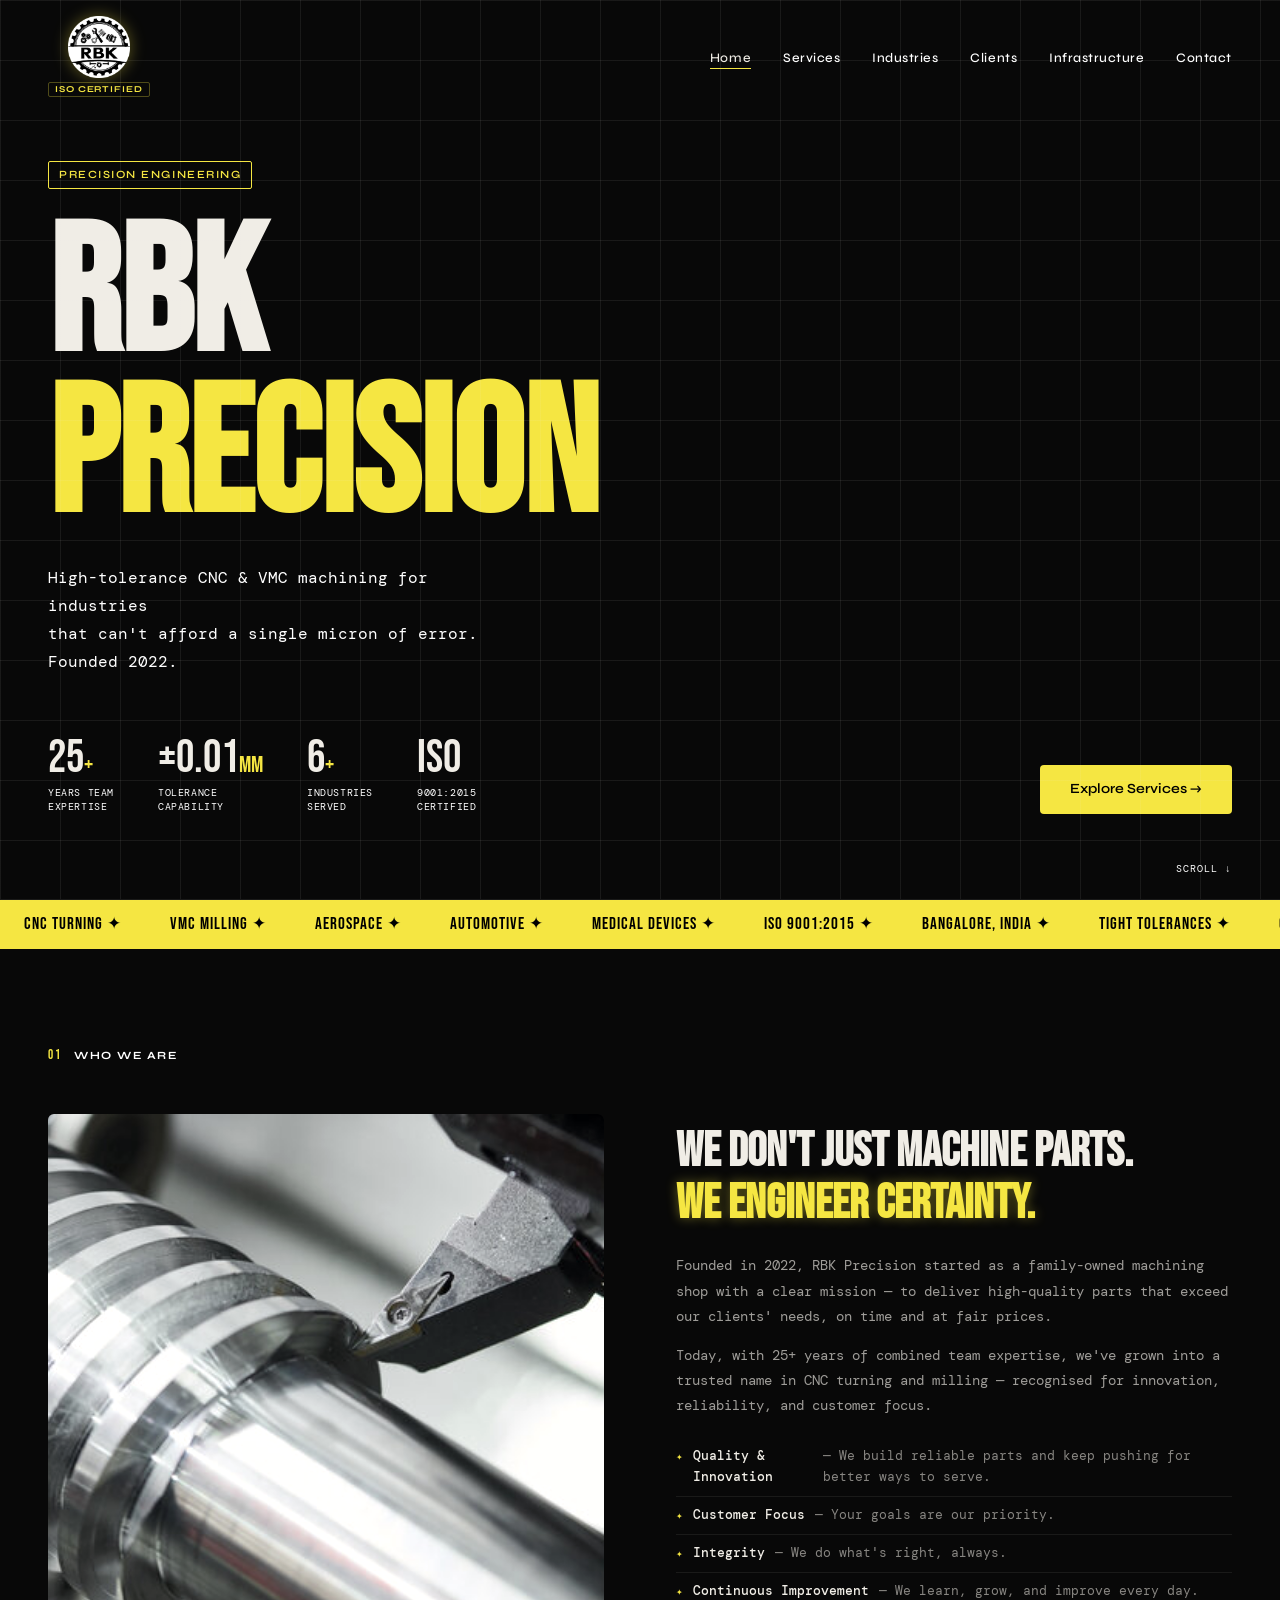
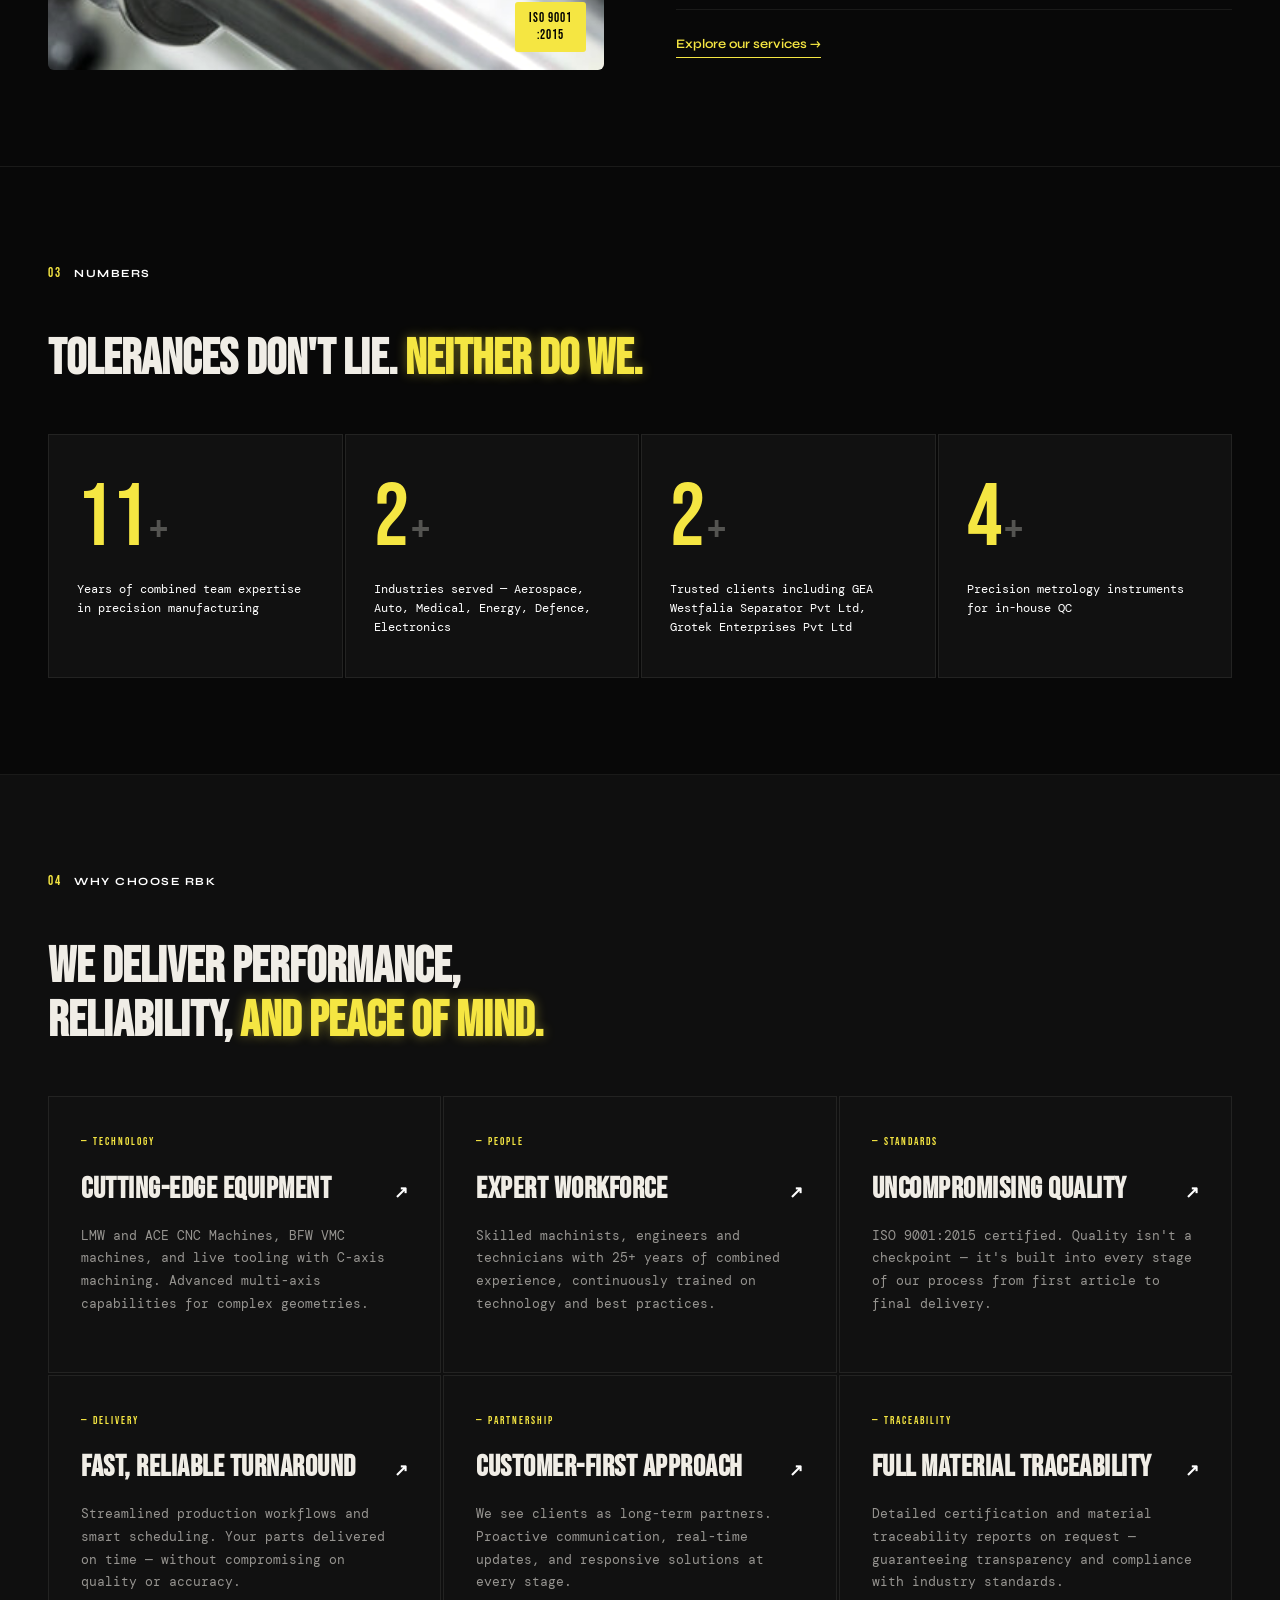
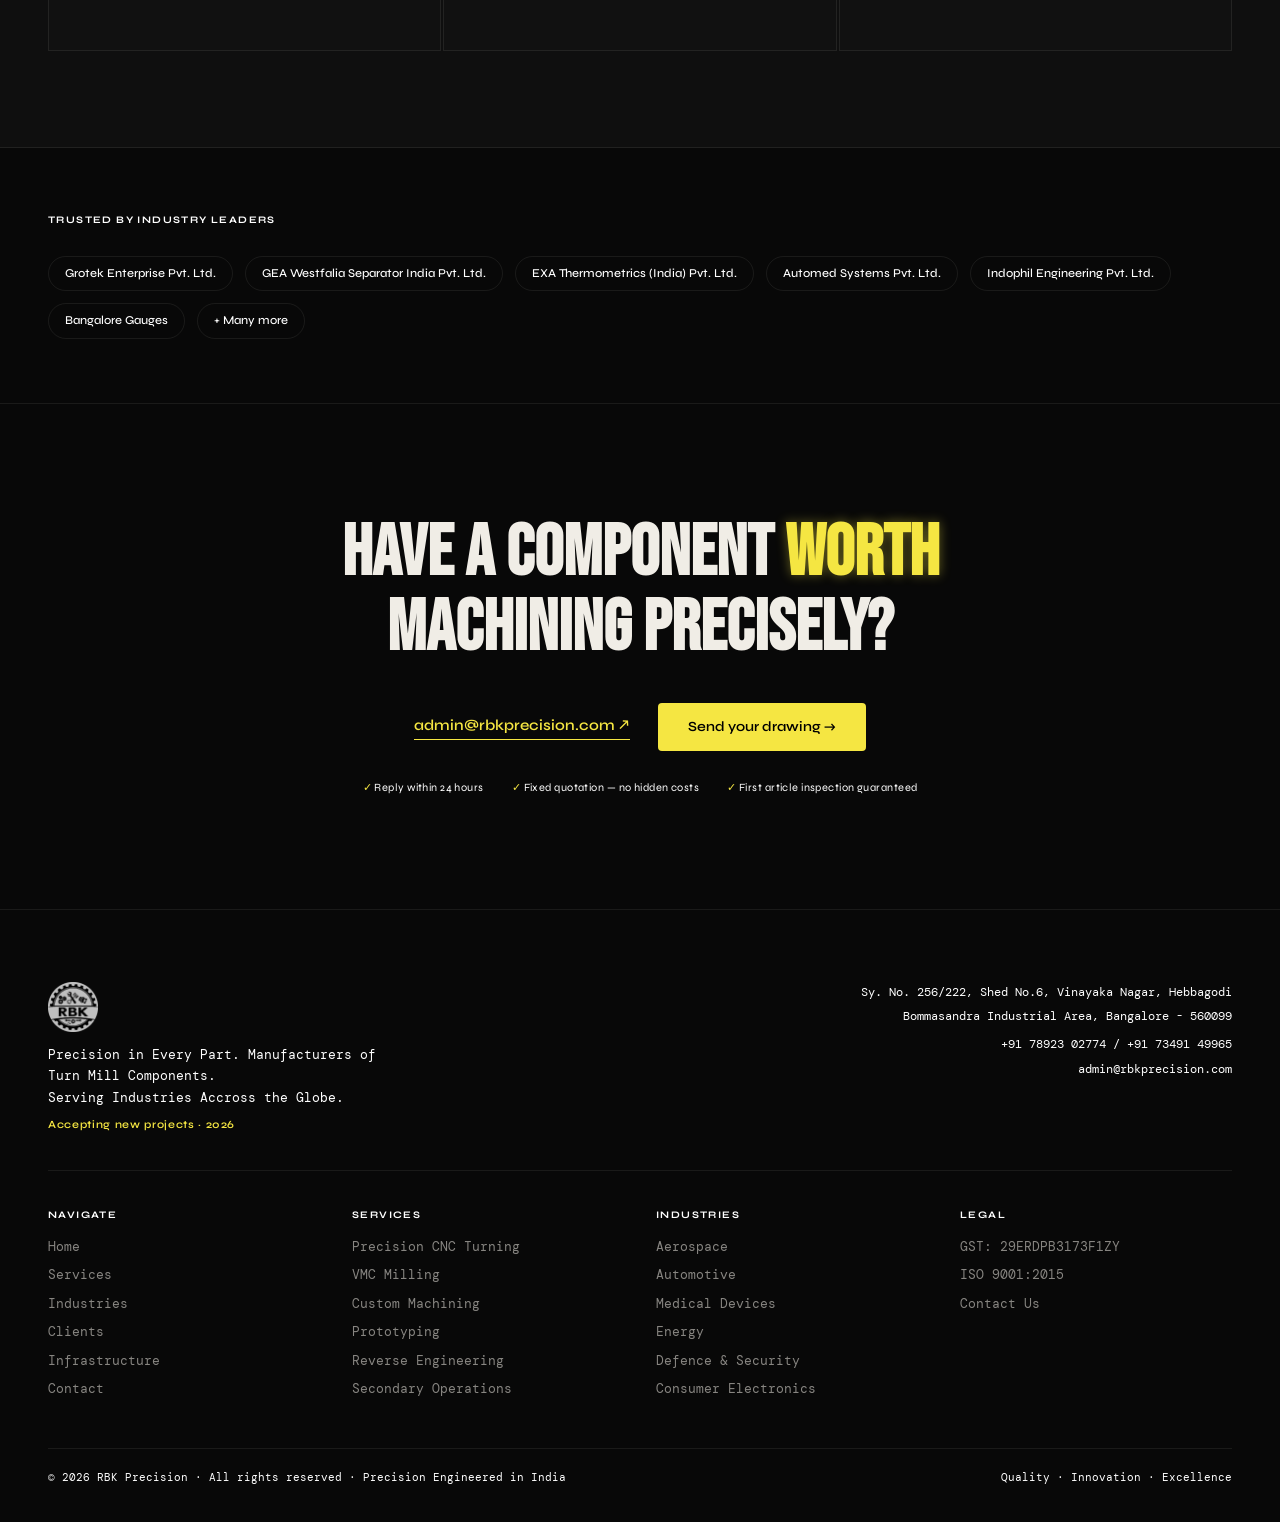
<file: index.html>
<!DOCTYPE html>
<html lang="en">
<head>
    <meta charset="UTF-8">
    <meta name="viewport" content="width=device-width, initial-scale=1.0">
    <title>RBK Precision — CNC & VMC Machining, Bangalore</title>
    <meta name="description" content="RBK Precision — Precision CNC & VMC machining services. 25+ years expertise. ISO 9001:2015. Aerospace, Automotive, Medical. Bangalore, India.">
    <meta name="google-site-verification" content="ilpRmoiD8OegxkpT0vfdmGjKqt36D0Gp_eCvkLmtUzE" />
    <link rel="preconnect" href="https://fonts.googleapis.com">
    <link rel="preconnect" href="https://fonts.gstatic.com" crossorigin>
    <link href="https://fonts.googleapis.com/css2?family=Bebas+Neue&family=DM+Mono:wght@300;400;500&family=Syne:wght@400;500;600;700;800&display=swap" rel="stylesheet">
    <link rel="stylesheet" href="global.css">
    <link rel="icon" type="image/png" href="Assets/Images/Favicon.png">
    <style>
        /* ── HERO ───────────────────────────────── */
        .hero {
            min-height: 100vh;
            display: flex;
            flex-direction: column;
            justify-content: center;
            padding: 140px 48px 64px;
            position: relative;
            border-bottom: 1px solid var(--border);
        }
        .hero::before {
            content: '';
            position: absolute; inset: 0;
            background-image:
                linear-gradient(var(--border) 1px, transparent 1px),
                linear-gradient(90deg, var(--border) 1px, transparent 1px);
            background-size: 60px 60px;
            pointer-events: none;
        }
        .hero-meta {
            display: flex; gap: 20px; align-items: center; margin-bottom: 28px;
        }
        .hero-tag {
            font-family: var(--font-ui);
            font-size: 11px; font-weight: 600;
            letter-spacing: 0.14em; text-transform: uppercase;
            color: var(--yellow); border: 1px solid var(--yellow);
            padding: 4px 10px; border-radius: 2px;
        }
        .hero-location { font-size: 11px; color: var(--muted); letter-spacing: 0.06em; }
        .hero h1 {
            font-family: var(--font-disp);
            font-size: clamp(72px, 14vw, 180px);
            line-height: 0.9;
            letter-spacing: -1px;
            display: flex; flex-direction: column;
            margin-bottom: 24px;
        }
        .hero h1 .line1 { color: var(--off-white); }
        .hero h1 .line2 { color: var(--yellow); }
        .hero h1 sup { font-size: 0.22em; color: rgba(240,237,230,0.35); vertical-align: super; }
        .hero-sub {
            font-size: clamp(13px, 1.8vw, 16px);
            color: var(--muted); max-width: 460px; line-height: 1.75;
        }
        .hero-bottom {
            display: flex; align-items: flex-end;
            justify-content: space-between;
            margin-top: 60px; gap: 28px; flex-wrap: wrap;
        }
        .hero-stats { display: flex; gap: 44px; flex-wrap: wrap; }
        .stat { display: flex; flex-direction: column; gap: 4px; }
        .stat-num {
            font-family: var(--font-disp);
            font-size: clamp(30px, 4vw, 46px);
            line-height: 1; color: var(--off-white);
        }
        .stat-num em { font-style: normal; font-size: 0.5em; color: var(--yellow); }
        .stat-label {
            font-size: 10px; color: var(--muted);
            letter-spacing: 0.06em; text-transform: uppercase; line-height: 1.4;
        }
        .hero-cta {
            font-family: var(--font-ui); font-size: 14px; font-weight: 600;
            color: #000; background: var(--yellow);
            padding: 13px 30px; border-radius: var(--radius);
            transition: background var(--t), transform var(--t);
        }
        .hero-cta:hover { background: var(--off-white); transform: translateY(-2px); }
        .scroll-hint {
            position: absolute; bottom: 22px; right: 48px;
            font-size: 10px; color: var(--muted);
            letter-spacing: 0.1em; text-transform: uppercase;
        }

        /* ── ABOUT ──────────────────────────────── */
        .about-grid {
            display: grid; grid-template-columns: 1fr 1fr;
            gap: 72px; align-items: center;
        }
        .img-frame {
            position: relative; border-radius: 6px;
            overflow: hidden; aspect-ratio: 1;
            background: var(--bg-card);
        }
        .img-frame img {
            width: 100%; height: 100%; object-fit: cover;
            filter: grayscale(15%) contrast(1.05);
            transition: transform 0.6s ease;
        }
        .img-frame:hover img { transform: scale(1.04); }
        .img-badge {
            position: absolute; bottom: 18px; right: 18px;
            background: var(--yellow); color: #000;
            font-family: var(--font-disp); font-size: 13px;
            letter-spacing: 1px; text-align: center;
            padding: 8px 14px; border-radius: 3px; line-height: 1.3;
        }
        .about-text h2 {
            font-family: var(--font-disp);
            font-size: clamp(28px, 4vw, 48px);
            line-height: 1.08; margin-bottom: 24px;
        }
        .about-text p {
            font-size: 14px; color: rgba(240,237,230,0.65);
            line-height: 1.8; margin-bottom: 14px;
        }
        .values-list { margin: 20px 0; list-style: none; }
        .values-list li {
            font-size: 13px; color: rgba(240,237,230,0.55);
            padding: 8px 0; border-bottom: 1px solid var(--border);
            display: flex; align-items: baseline; gap: 10px;
        }
        .values-list li::before {
            content: '✦'; color: var(--yellow); font-size: 8px; flex-shrink: 0;
        }
        .values-list li strong { color: var(--off-white); font-weight: 500; }

        /* ── WHY CHOOSE US ──────────────────────── */
        .why-grid { display: grid; grid-template-columns: repeat(3,1fr); gap: 2px; }

        /* ── CLIENTS STRIP ──────────────────────── */
        .clients-strip {
            padding: 64px 48px;
            border-bottom: 1px solid var(--border);
        }
        .clients-strip .label {
            font-family: var(--font-ui); font-size: 10px; font-weight: 700;
            letter-spacing: 0.14em; text-transform: uppercase;
            color: var(--muted); margin-bottom: 28px; display: block;
        }
        .client-names {
            display: flex; flex-wrap: wrap; gap: 12px;
        }
        .client-pill {
            font-family: var(--font-ui); font-size: 12px; font-weight: 500;
            color: var(--muted);
            border: 1px solid var(--border);
            padding: 7px 16px; border-radius: 100px;
            transition: color var(--t), border-color var(--t);
        }
        .client-pill:hover { color: var(--off-white); border-color: rgba(240,237,230,0.3); }

        /* ── NUMBERS ────────────────────────────── */
        .numbers-grid { display: grid; grid-template-columns: repeat(4,1fr); gap: 2px; }
        .num-item {
            padding: 40px 28px;
            border: 1px solid var(--border);
            background: var(--bg-card);
        }
        .big-num {
            font-family: var(--font-disp);
            font-size: clamp(52px, 7vw, 88px);
            line-height: 1; color: var(--yellow); display: inline-block;
        }
        .big-unit {
            font-family: var(--font-disp);
            font-size: clamp(28px, 4vw, 48px);
            color: var(--off-white); opacity: 0.3; margin-left: 2px;
        }
        .num-item p { font-size: 12px; color: var(--muted); line-height: 1.6; margin-top: 10px; }

        @media (max-width: 1024px) {
            .numbers-grid { grid-template-columns: repeat(2,1fr); }
            .why-grid { grid-template-columns: repeat(2,1fr); }
            .about-grid { grid-template-columns: 1fr; gap: 36px; }
        }
        @media (max-width: 768px) {
            .hero { padding: 110px 24px 52px; }
            .hero-bottom { flex-direction: column; align-items: flex-start; }
            .scroll-hint { right: 24px; }
            .numbers-grid { grid-template-columns: repeat(2,1fr); }
            .why-grid { grid-template-columns: 1fr; }
            .clients-strip { padding: 48px 24px; }
        }
        @media (max-width: 480px) {
            .hero { padding: 96px 20px 44px; }
            .numbers-grid { grid-template-columns: 1fr; }
        }
    </style>
</head>
<body>

<!-- nav injected by nav.js -->

<!-- ═══ HERO ═══════════════════════════════════════════ -->
<section class="hero">
    <div class="hero-meta">
        <span class="hero-tag">Precision Engineering</span>
    </div>
    <h1>
        <span class="line1">RBK</span>
        <span class="line2">Precision</span>
    </h1>
    <p class="hero-sub">
        High-tolerance CNC &amp; VMC machining for industries<br>
        that can't afford a single micron of error. Founded 2022.
    </p>
    <div class="hero-bottom">
        <div class="hero-stats">
            <div class="stat">
                <span class="stat-num">25<em>+</em></span>
                <span class="stat-label">Years Team<br>Expertise</span>
            </div>
            <div class="stat">
                <span class="stat-num">±0.01<em>mm</em></span>
                <span class="stat-label">Tolerance<br>Capability</span>
            </div>
            <div class="stat">
                <span class="stat-num">6<em>+</em></span>
                <span class="stat-label">Industries<br>Served</span>
            </div>
            <div class="stat">
                <span class="stat-num">ISO</span>
                <span class="stat-label">9001:2015<br>Certified</span>
            </div>
        </div>
        <a href="services.html" class="hero-cta">Explore Services →</a>
    </div>
    <div class="scroll-hint">Scroll ↓</div>
</section>

<!-- ═══ TICKER ══════════════════════════════════════════ -->
<div class="ticker-wrap">
    <div class="ticker-track">
        <span>CNC Turning ✦</span><span>VMC Milling ✦</span>
        <span>Aerospace ✦</span><span>Automotive ✦</span>
        <span>Medical Devices ✦</span><span>ISO 9001:2015 ✦</span>
        <span>Bangalore, India ✦</span><span>Tight Tolerances ✦</span>
        <span>Custom Machining ✦</span><span>Reverse Engineering ✦</span>
        <span>CNC Turning ✦</span><span>VMC Milling ✦</span>
        <span>Aerospace ✦</span><span>Automotive ✦</span>
        <span>Medical Devices ✦</span><span>ISO 9001:2015 ✦</span>
        <span>Bangalore, India ✦</span><span>Tight Tolerances ✦</span>
        <span>Custom Machining ✦</span><span>Reverse Engineering ✦</span>
    </div>
</div>

<!-- ═══ ABOUT ════════════════════════════════════════════ -->
<section class="section">
    <div class="section-label"><span class="sec-num">01</span><span class="sec-title">Who We Are</span></div>
    <div class="about-grid">
        <div class="img-frame">
            <img src="Assets/Images/Home_Intro_Image.png" alt="RBK Precision CNC Machining">
            <div class="img-badge">ISO 9001<br>:2015</div>
        </div>
        <div class="about-text">
            <h2>We don't just machine parts.<br><span class="highlit-text">We engineer certainty.</span></h2>
            <p>Founded in 2022, RBK Precision started as a family-owned machining shop with a clear mission — to deliver high-quality parts that exceed our clients' needs, on time and at fair prices.</p>
            <p>Today, with 25+ years of combined team expertise, we've grown into a trusted name in CNC turning and milling — recognised for innovation, reliability, and customer focus.</p>
            <ul class="values-list">
                <li><strong>Quality &amp; Innovation</strong> — We build reliable parts and keep pushing for better ways to serve.</li>
                <li><strong>Customer Focus</strong> — Your goals are our priority.</li>
                <li><strong>Integrity</strong> — We do what's right, always.</li>
                <li><strong>Continuous Improvement</strong> — We learn, grow, and improve every day.</li>
            </ul>
            <a href="services.html" class="text-link">Explore our services →</a>
        </div>
    </div>
</section>

<!-- ═══ NUMBERS ══════════════════════════════════════════ -->
<section class="section">
    <div class="section-label"><span class="sec-num">03</span><span class="sec-title">Numbers</span></div>
    <h2 class="section-h2">Tolerances don't lie. <span class="highlit-text">Neither do we.</span></h2>
    <div class="numbers-grid">
        <div class="num-item">
            <span class="big-num" data-target="25">0</span><span class="big-unit">+</span>
            <p>Years of combined team expertise in precision manufacturing</p>
        </div>
        <div class="num-item">
            <span class="big-num" data-target="6">0</span><span class="big-unit">+</span>
            <p>Industries served — Aerospace, Auto, Medical, Energy, Defence, Electronics</p>
        </div>
        <div class="num-item">
            <span class="big-num" data-target="5">0</span><span class="big-unit">+</span>
            <p>Trusted clients including GEA Westfalia Separator Pvt Ltd, Grotek Enterprises Pvt Ltd</p>
        </div>
        <div class="num-item">
            <span class="big-num" data-target="10">0</span><span class="big-unit">+</span>
            <p>Precision metrology instruments for in-house QC</p>
        </div>
    </div>
</section>

<!-- ═══ WHY CHOOSE US ════════════════════════════════════ -->
<section class="section alt">
    <div class="section-label"><span class="sec-num">04</span><span class="sec-title">Why Choose RBK</span></div>
    <h2 class="section-h2">We deliver performance,<br>reliability, <span class="highlit-text">and peace of mind.</span></h2>
    <div class="why-grid">
        <div class="card">
            <span class="card-num">— Technology</span>
            <h3>Cutting-Edge Equipment <span class="arr">↗</span></h3>
            <p>LMW and ACE CNC Machines, BFW VMC machines, and live tooling with C-axis machining. Advanced multi-axis capabilities for complex geometries.</p>
        </div>
        <div class="card">
            <span class="card-num">— People</span>
            <h3>Expert Workforce <span class="arr">↗</span></h3>
            <p>Skilled machinists, engineers and technicians with 25+ years of combined experience, continuously trained on technology and best practices.</p>
        </div>
        <div class="card">
            <span class="card-num">— Standards</span>
            <h3>Uncompromising Quality <span class="arr">↗</span></h3>
            <p>ISO 9001:2015 certified. Quality isn't a checkpoint — it's built into every stage of our process from first article to final delivery.</p>
        </div>
        <div class="card">
            <span class="card-num">— Delivery</span>
            <h3>Fast, Reliable Turnaround <span class="arr">↗</span></h3>
            <p>Streamlined production workflows and smart scheduling. Your parts delivered on time — without compromising on quality or accuracy.</p>
        </div>
        <div class="card">
            <span class="card-num">— Partnership</span>
            <h3>Customer-First Approach <span class="arr">↗</span></h3>
            <p>We see clients as long-term partners. Proactive communication, real-time updates, and responsive solutions at every stage.</p>
        </div>
        <div class="card">
            <span class="card-num">— Traceability</span>
            <h3>Full Material Traceability <span class="arr">↗</span></h3>
            <p>Detailed certification and material traceability reports on request — guaranteeing transparency and compliance with industry standards.</p>
        </div>
    </div>
</section>

<!-- ═══ CLIENTS STRIP ════════════════════════════════════ -->
<div class="clients-strip">
    <span class="label">Trusted by industry leaders</span>
    <div class="client-names">
        <span class="client-pill">Grotek Enterprise Pvt. Ltd.</span>
        <span class="client-pill">GEA Westfalia Separator India Pvt. Ltd.</span>
        <span class="client-pill">EXA Thermometrics (India) Pvt. Ltd.</span>
        <span class="client-pill">Automed Systems Pvt. Ltd.</span>
        <span class="client-pill">Indophil Engineering Pvt. Ltd.</span>
        <span class="client-pill">Bangalore Gauges</span>
        <span class="client-pill">+ Many more</span>
    </div>
</div>

<!-- ═══ CTA ══════════════════════════════════════════════ -->
<section class="cta-section">
    <div class="cta-inner">
        <h2>Have a component <span class="highlit-text">Worth</span><br>machining precisely?</h2>
        <div class="cta-links">
            <a href="mailto:admin@rbkprecision.com" class="cta-email">admin@rbkprecision.com ↗</a>
            <a href="contact.html" class="cta-btn">Send your drawing →</a>
        </div>
        <div class="cta-assurances">
            <span>Reply within 24 hours</span>
            <span>Fixed quotation — no hidden costs</span>
            <span>First article inspection guaranteed</span>
        </div>
    </div>
</section>

<!-- footer injected by nav.js -->

<script src="nav.js"></script>
<script>
    // Counter animation
    const counters = document.querySelectorAll('.big-num');
    const observer = new IntersectionObserver(entries => {
        entries.forEach(entry => {
            if (!entry.isIntersecting) return;
            const el = entry.target;
            const target = +el.dataset.target;
            const step = target / (1800 / 16);
            let current = 0;
            const timer = setInterval(() => {
                current += step;
                if (current >= target) { el.textContent = target; clearInterval(timer); }
                else { el.textContent = Math.floor(current); }
            }, 16);
            observer.unobserve(el);
        });
    }, { threshold: 0.5 });
    counters.forEach(c => observer.observe(c));
</script>
</body>
</html>
</file>
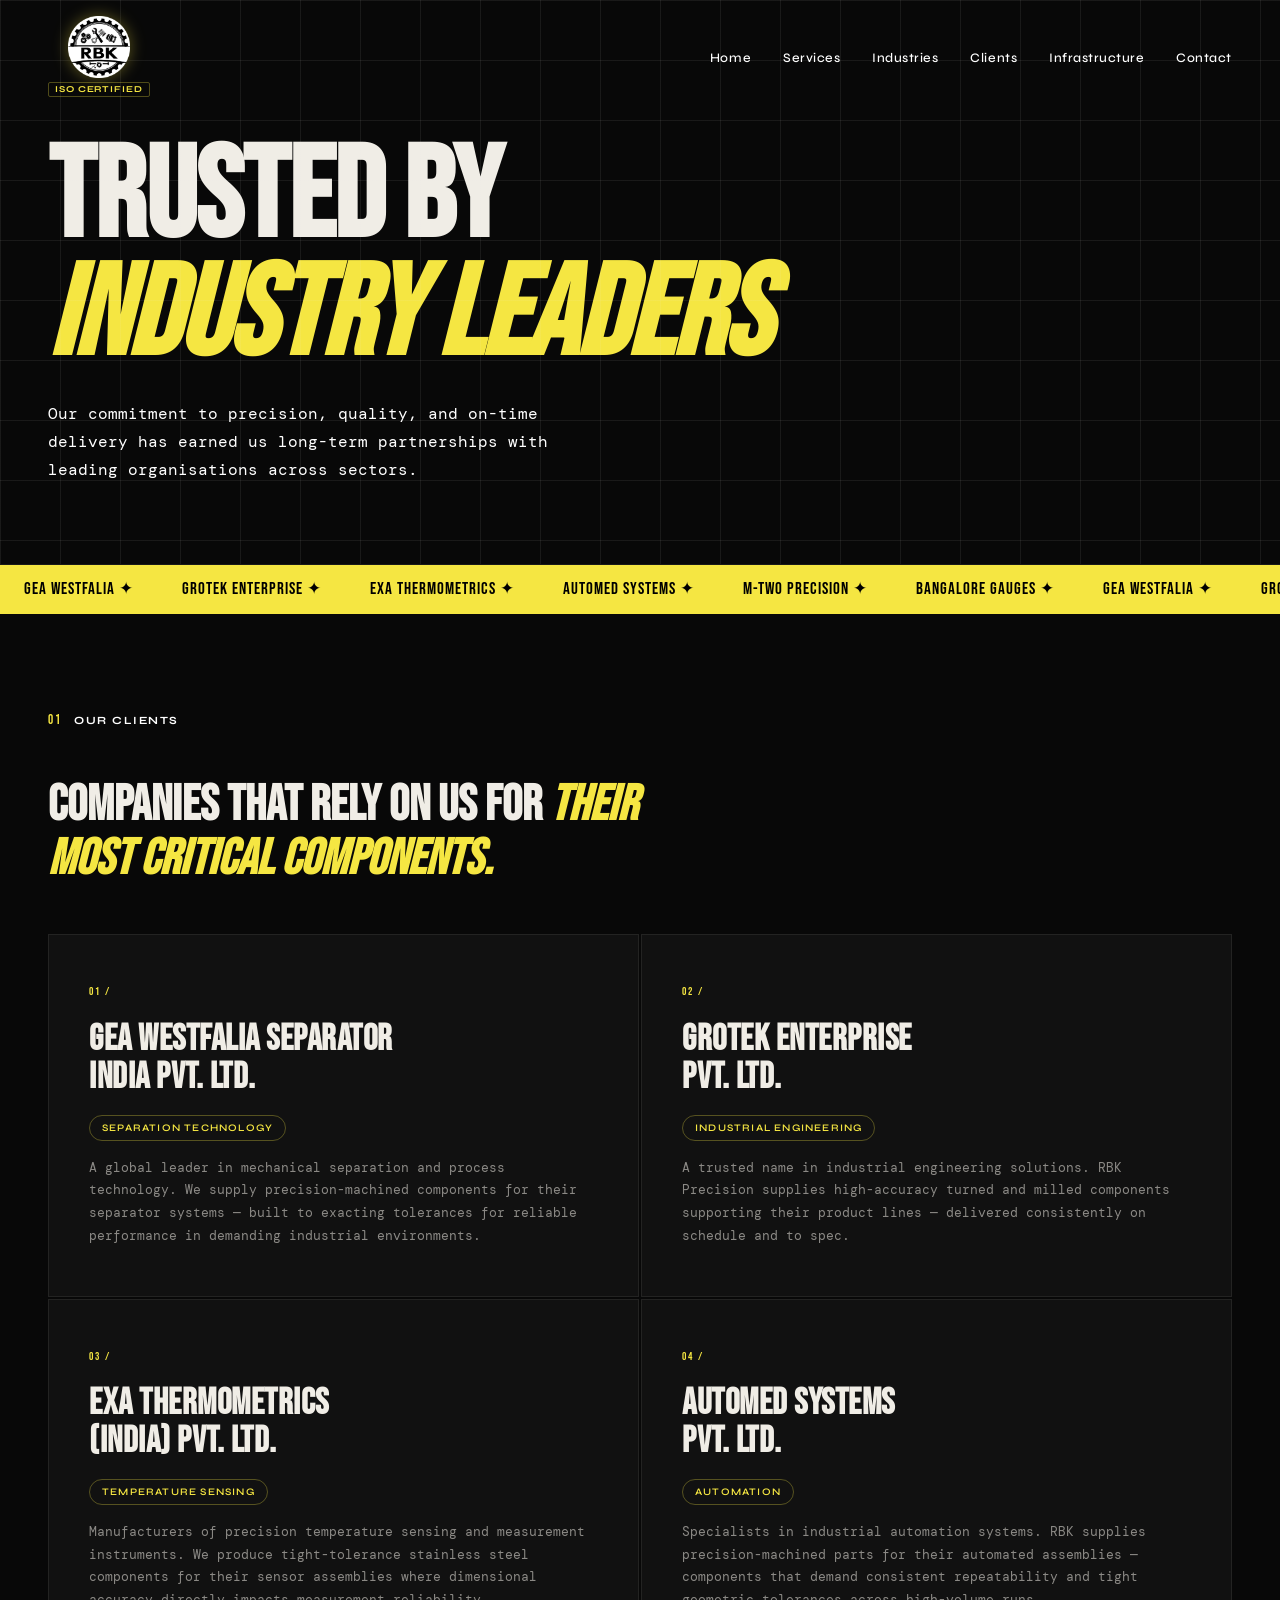
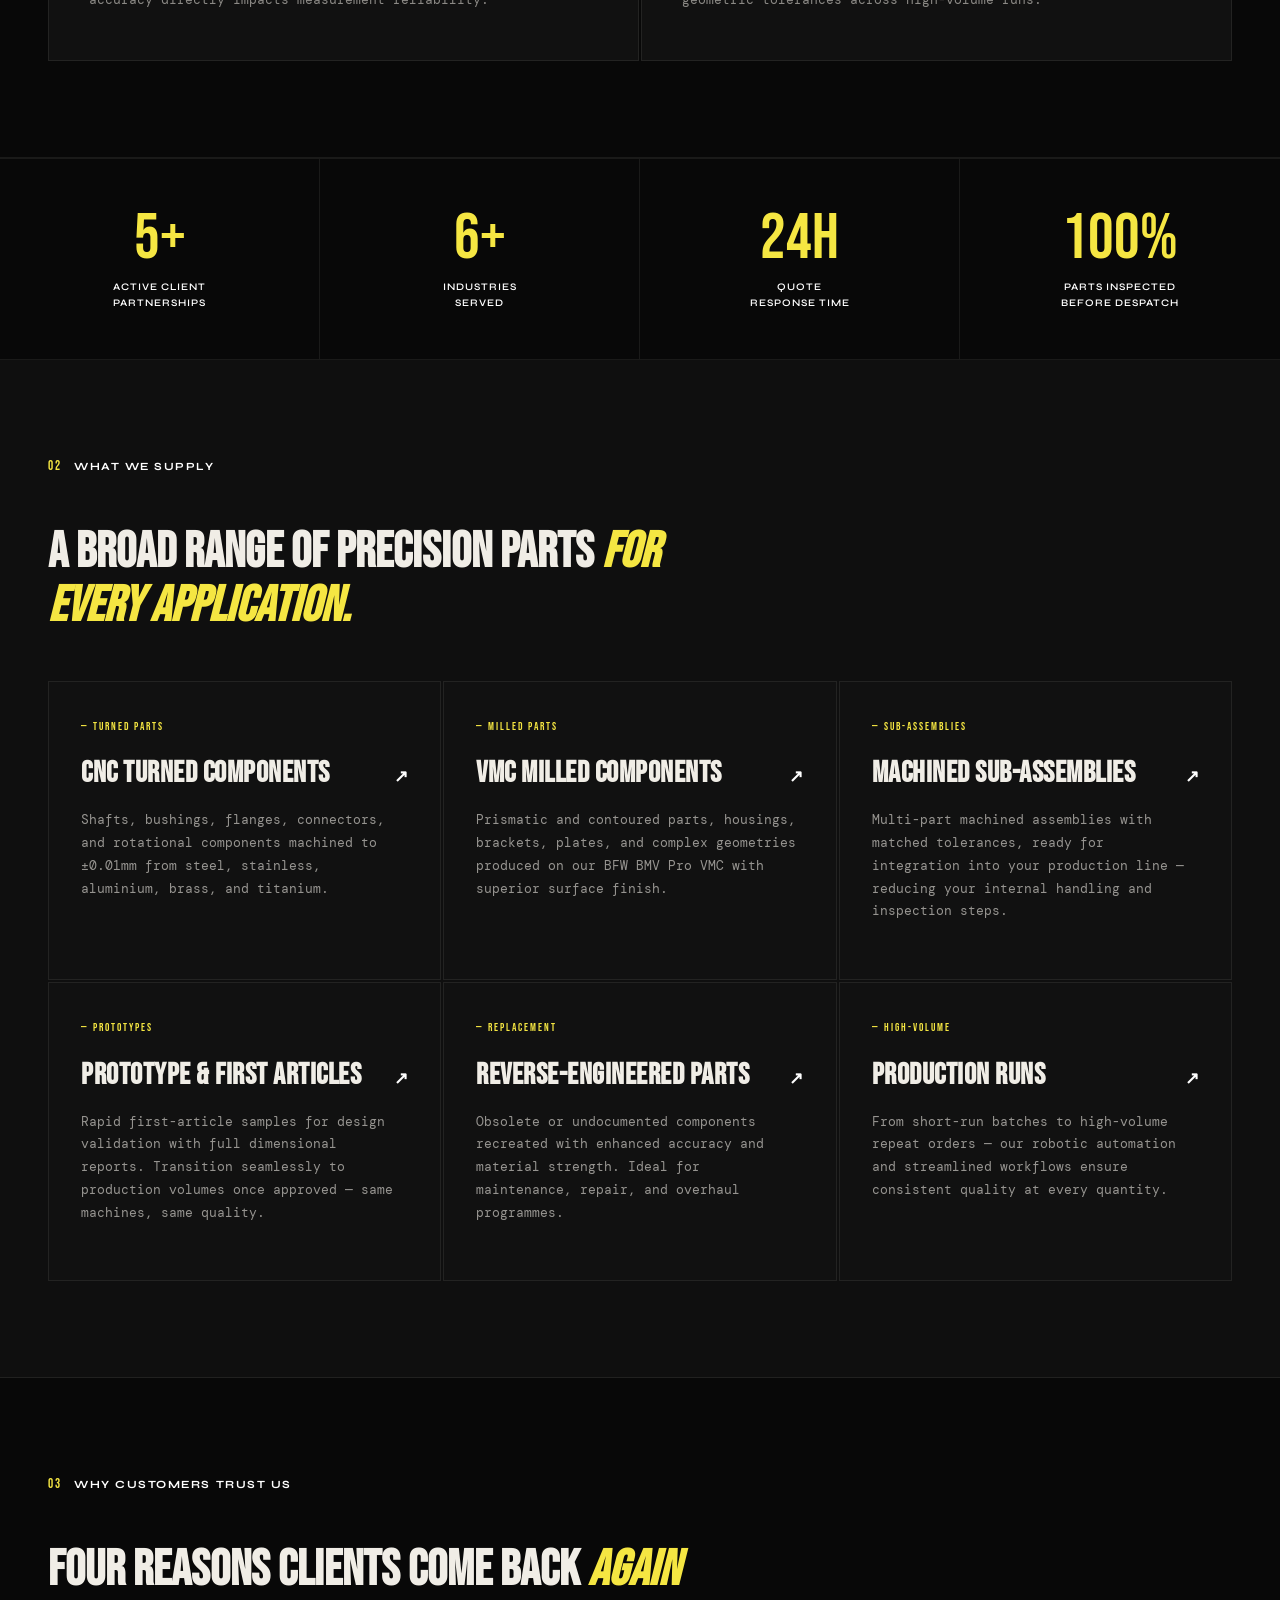
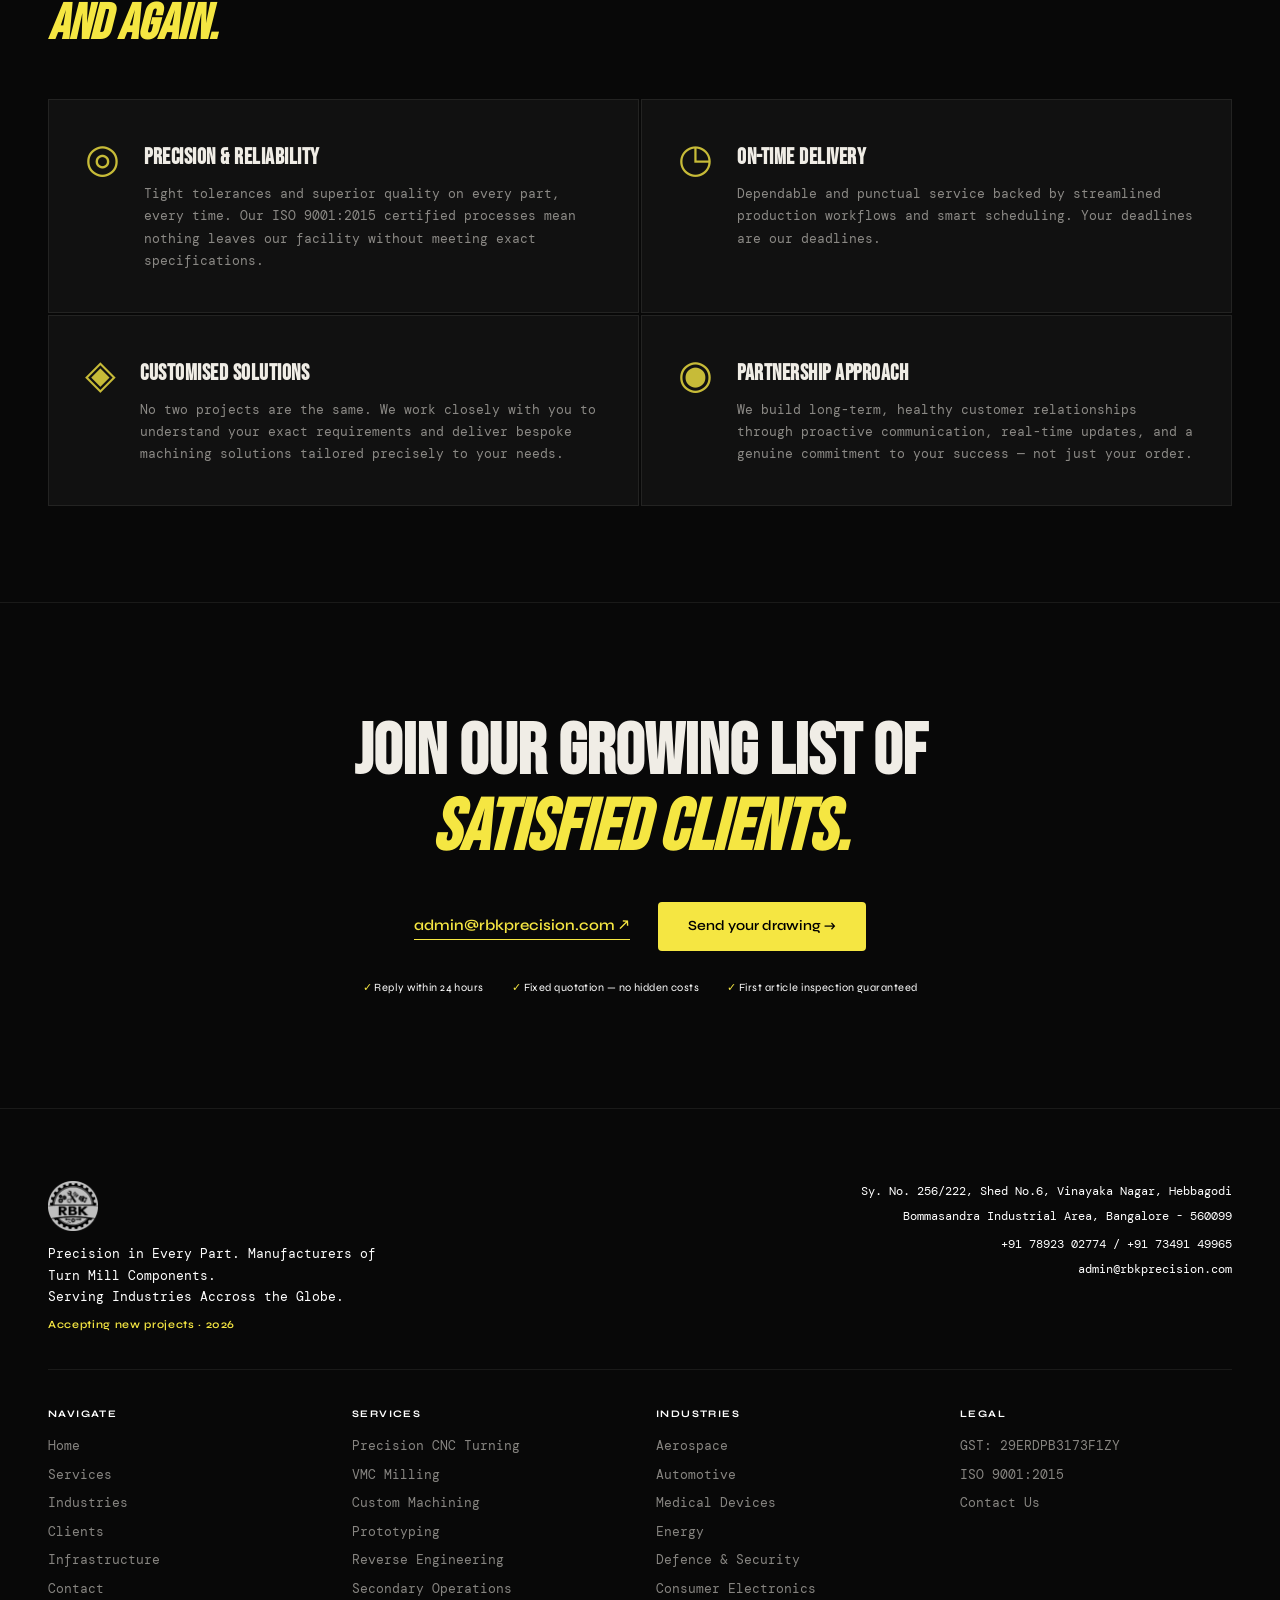
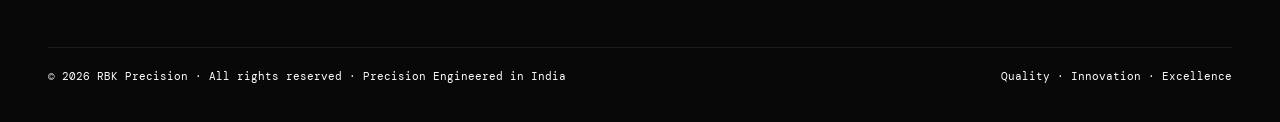
<file: Clients.html>
<!DOCTYPE html>
<html lang="en">
<head>
    <meta charset="UTF-8">
    <meta name="viewport" content="width=device-width, initial-scale=1.0">
    <title>Clients — RBK Precision</title>
    <meta name="description" content="RBK Precision trusted clients — GEA Westfalia, Grotek, EXA Thermometrics, Automed Systems and more. Precision CNC machining for industry leaders.">
    <link rel="preconnect" href="https://fonts.googleapis.com">
    <link rel="preconnect" href="https://fonts.gstatic.com" crossorigin>
    <link href="https://fonts.googleapis.com/css2?family=Bebas+Neue&family=DM+Mono:wght@300;400;500&family=Syne:wght@400;500;600;700;800&display=swap" rel="stylesheet">
    <link rel="stylesheet" href="global.css">
    <style>
        /* ── CLIENT SHOWCASE ──────────────────────── */
        .client-showcase {
            display: grid;
            grid-template-columns: repeat(2, 1fr);
            gap: 2px;
        }
        .client-card {
            background: var(--bg-card);
            border: 1px solid var(--border);
            padding: 48px 40px;
            transition: background var(--t);
            position: relative;
            overflow: hidden;
        }
        .client-card:hover { background: #181818; }
        .client-card::before {
            content: '';
            position: absolute;
            top: 0; left: 0;
            width: 3px; height: 0;
            background: var(--yellow);
            transition: height 0.4s ease;
        }
        .client-card:hover::before { height: 100%; }
        .client-index {
            font-family: var(--font-disp);
            font-size: 11px;
            color: var(--yellow);
            letter-spacing: 2px;
            display: block;
            margin-bottom: 20px;
        }
        .client-name {
            font-family: var(--font-disp);
            font-size: clamp(22px, 3vw, 36px);
            line-height: 1.05;
            margin-bottom: 16px;
            letter-spacing: 0.5px;
        }
        .client-sector {
            display: inline-flex;
            align-items: center;
            gap: 6px;
            font-family: var(--font-ui);
            font-size: 10px;
            font-weight: 600;
            letter-spacing: 0.12em;
            text-transform: uppercase;
            color: var(--yellow);
            border: 1px solid rgba(245,230,66,0.3);
            padding: 4px 12px;
            border-radius: 100px;
            margin-bottom: 16px;
        }
        .client-desc {
            font-size: 13px;
            color: rgba(240,237,230,0.55);
            line-height: 1.75;
        }

        /* ── WHAT WE SUPPLY ──────────────────────── */
        .supply-grid {
            display: grid;
            grid-template-columns: repeat(3, 1fr);
            gap: 2px;
        }

        /* ── TRUST FACTORS ────────────────────────── */
        .trust-row {
            display: grid;
            grid-template-columns: 1fr 1fr;
            gap: 2px;
        }
        .trust-item {
            background: var(--bg-card);
            border: 1px solid var(--border);
            padding: 40px 36px;
            display: flex;
            gap: 24px;
            align-items: flex-start;
            transition: background var(--t);
        }
        .trust-item:hover { background: #181818; }
        .trust-icon {
            font-family: var(--font-disp);
            font-size: 40px;
            line-height: 1;
            color: var(--yellow);
            flex-shrink: 0;
            opacity: 0.8;
        }
        .trust-text h4 {
            font-family: var(--font-disp);
            font-size: 22px;
            letter-spacing: 0.5px;
            margin-bottom: 8px;
        }
        .trust-text p {
            font-size: 13px;
            color: rgba(240,237,230,0.55);
            line-height: 1.7;
        }

        /* ── STATS BAND ──────────────────────────── */
        .stats-band {
            display: grid;
            grid-template-columns: repeat(4, 1fr);
            gap: 0;
            border-top: 1px solid var(--border);
            border-bottom: 1px solid var(--border);
        }
        .band-stat {
            padding: 48px 32px;
            border-right: 1px solid var(--border);
            text-align: center;
        }
        .band-stat:last-child { border-right: none; }
        .band-num {
            font-family: var(--font-disp);
            font-size: clamp(40px, 5vw, 64px);
            line-height: 1;
            color: var(--yellow);
            display: block;
        }
        .band-label {
            font-family: var(--font-ui);
            font-size: 10px;
            font-weight: 600;
            letter-spacing: 0.1em;
            text-transform: uppercase;
            color: var(--muted);
            margin-top: 8px;
            display: block;
        }

        @media (max-width: 1024px) {
            .client-showcase { grid-template-columns: 1fr; }
            .supply-grid { grid-template-columns: repeat(2,1fr); }
            .trust-row { grid-template-columns: 1fr; }
            .stats-band { grid-template-columns: repeat(2, 1fr); }
            .band-stat:nth-child(2) { border-right: none; }
            .band-stat:nth-child(3) { border-right: 1px solid var(--border); }
            .band-stat:nth-child(3), .band-stat:nth-child(4) { border-top: 1px solid var(--border); }
        }
        @media (max-width: 768px) {
            .supply-grid { grid-template-columns: 1fr; }
            .stats-band { grid-template-columns: repeat(2,1fr); }
            .client-card { padding: 36px 28px; }
            .trust-item { padding: 28px 24px; }
        }
        @media (max-width: 480px) {
            .stats-band { grid-template-columns: 1fr; }
            .band-stat { border-right: none; border-bottom: 1px solid var(--border); }
        }
    </style>
</head>
<body>

<section class="page-hero">
    <h1>Trusted by<br><em>Industry Leaders</em></h1>
    <p>Our commitment to precision, quality, and on-time delivery has earned us long-term partnerships with leading organisations across sectors.</p>
</section>

<div class="ticker-wrap">
    <div class="ticker-track">
        <span>GEA Westfalia ✦</span><span>Grotek Enterprise ✦</span>
        <span>EXA Thermometrics ✦</span><span>Automed Systems ✦</span>
        <span>M-Two Precision ✦</span><span>Bangalore Gauges ✦</span>
        <span>GEA Westfalia ✦</span><span>Grotek Enterprise ✦</span>
    </div>
</div>

<!-- ── CLIENTS ─────────────────────────────── -->
<section class="section">
    <div class="section-label"><span class="sec-num">01</span><span class="sec-title">Our Clients</span></div>
    <h2 class="section-h2">Companies that rely on us for <em>their most critical components.</em></h2>

    <div class="client-showcase">
        <div class="client-card">
            <span class="client-index">01 /</span>
            <h3 class="client-name">GEA Westfalia Separator<br>India Pvt. Ltd.</h3>
            <span class="client-sector">Separation Technology</span>
            <p class="client-desc">A global leader in mechanical separation and process technology. We supply precision-machined components for their separator systems — built to exacting tolerances for reliable performance in demanding industrial environments.</p>
        </div>
        <div class="client-card">
            <span class="client-index">02 /</span>
            <h3 class="client-name">Grotek Enterprise<br>Pvt. Ltd.</h3>
            <span class="client-sector">Industrial Engineering</span>
            <p class="client-desc">A trusted name in industrial engineering solutions. RBK Precision supplies high-accuracy turned and milled components supporting their product lines — delivered consistently on schedule and to spec.</p>
        </div>
        <div class="client-card">
            <span class="client-index">03 /</span>
            <h3 class="client-name">EXA Thermometrics<br>(India) Pvt. Ltd.</h3>
            <span class="client-sector">Temperature Sensing</span>
            <p class="client-desc">Manufacturers of precision temperature sensing and measurement instruments. We produce tight-tolerance stainless steel components for their sensor assemblies where dimensional accuracy directly impacts measurement reliability.</p>
        </div>
        <div class="client-card">
            <span class="client-index">04 /</span>
            <h3 class="client-name">Automed Systems<br>Pvt. Ltd.</h3>
            <span class="client-sector">Automation</span>
            <p class="client-desc">Specialists in industrial automation systems. RBK supplies precision-machined parts for their automated assemblies — components that demand consistent repeatability and tight geometric tolerances across high-volume runs.</p>
        </div>
    </div>
</section>

<!-- ── STATS BAND ─────────────────────────── -->
<div class="stats-band">
    <div class="band-stat">
        <span class="band-num">5+</span>
        <span class="band-label">Active Client<br>Partnerships</span>
    </div>
    <div class="band-stat">
        <span class="band-num">6+</span>
        <span class="band-label">Industries<br>Served</span>
    </div>
    <div class="band-stat">
        <span class="band-num">24h</span>
        <span class="band-label">Quote<br>Response Time</span>
    </div>
    <div class="band-stat">
        <span class="band-num">100%</span>
        <span class="band-label">Parts Inspected<br>Before Despatch</span>
    </div>
</div>

<!-- ── WHAT WE SUPPLY ──────────────────────── -->
<section class="section alt">
    <div class="section-label"><span class="sec-num">02</span><span class="sec-title">What We Supply</span></div>
    <h2 class="section-h2">A broad range of precision parts <em>for every application.</em></h2>
    <div class="supply-grid">
        <div class="card">
            <span class="card-num">— Turned Parts</span>
            <h3>CNC Turned Components <span class="arr">↗</span></h3>
            <p>Shafts, bushings, flanges, connectors, and rotational components machined to ±0.01mm from steel, stainless, aluminium, brass, and titanium.</p>
        </div>
        <div class="card">
            <span class="card-num">— Milled Parts</span>
            <h3>VMC Milled Components <span class="arr">↗</span></h3>
            <p>Prismatic and contoured parts, housings, brackets, plates, and complex geometries produced on our BFW BMV Pro VMC with superior surface finish.</p>
        </div>
        <div class="card">
            <span class="card-num">— Sub-Assemblies</span>
            <h3>Machined Sub-Assemblies <span class="arr">↗</span></h3>
            <p>Multi-part machined assemblies with matched tolerances, ready for integration into your production line — reducing your internal handling and inspection steps.</p>
        </div>
        <div class="card">
            <span class="card-num">— Prototypes</span>
            <h3>Prototype & First Articles <span class="arr">↗</span></h3>
            <p>Rapid first-article samples for design validation with full dimensional reports. Transition seamlessly to production volumes once approved — same machines, same quality.</p>
        </div>
        <div class="card">
            <span class="card-num">— Replacement</span>
            <h3>Reverse-Engineered Parts <span class="arr">↗</span></h3>
            <p>Obsolete or undocumented components recreated with enhanced accuracy and material strength. Ideal for maintenance, repair, and overhaul programmes.</p>
        </div>
        <div class="card">
            <span class="card-num">— High-Volume</span>
            <h3>Production Runs <span class="arr">↗</span></h3>
            <p>From short-run batches to high-volume repeat orders — our robotic automation and streamlined workflows ensure consistent quality at every quantity.</p>
        </div>
    </div>
</section>

<!-- ── WHY TRUST US ────────────────────────── -->
<section class="section">
    <div class="section-label"><span class="sec-num">03</span><span class="sec-title">Why Customers Trust Us</span></div>
    <h2 class="section-h2">Four reasons clients come back <em>again and again.</em></h2>
    <div class="trust-row">
        <div class="trust-item">
            <div class="trust-icon">◎</div>
            <div class="trust-text">
                <h4>Precision &amp; Reliability</h4>
                <p>Tight tolerances and superior quality on every part, every time. Our ISO 9001:2015 certified processes mean nothing leaves our facility without meeting exact specifications.</p>
            </div>
        </div>
        <div class="trust-item">
            <div class="trust-icon">◷</div>
            <div class="trust-text">
                <h4>On-Time Delivery</h4>
                <p>Dependable and punctual service backed by streamlined production workflows and smart scheduling. Your deadlines are our deadlines.</p>
            </div>
        </div>
        <div class="trust-item">
            <div class="trust-icon">◈</div>
            <div class="trust-text">
                <h4>Customised Solutions</h4>
                <p>No two projects are the same. We work closely with you to understand your exact requirements and deliver bespoke machining solutions tailored precisely to your needs.</p>
            </div>
        </div>
        <div class="trust-item">
            <div class="trust-icon">◉</div>
            <div class="trust-text">
                <h4>Partnership Approach</h4>
                <p>We build long-term, healthy customer relationships through proactive communication, real-time updates, and a genuine commitment to your success — not just your order.</p>
            </div>
        </div>
    </div>
</section>

<!-- ── CTA ─────────────────────────────────── -->
<section class="cta-section">
    <div class="cta-inner">
        <h2>Join our growing list of <em>satisfied clients.</em></h2>
        <div class="cta-links">
            <a href="mailto:admin@rbkprecision.com" class="cta-email">admin@rbkprecision.com ↗</a>
            <a href="contact.html" class="cta-btn">Send your drawing →</a>
        </div>
        <div class="cta-assurances">
            <span>Reply within 24 hours</span>
            <span>Fixed quotation — no hidden costs</span>
            <span>First article inspection guaranteed</span>
        </div>
    </div>
</section>

<script src="nav.js"></script>
</body>
</html>
</file>
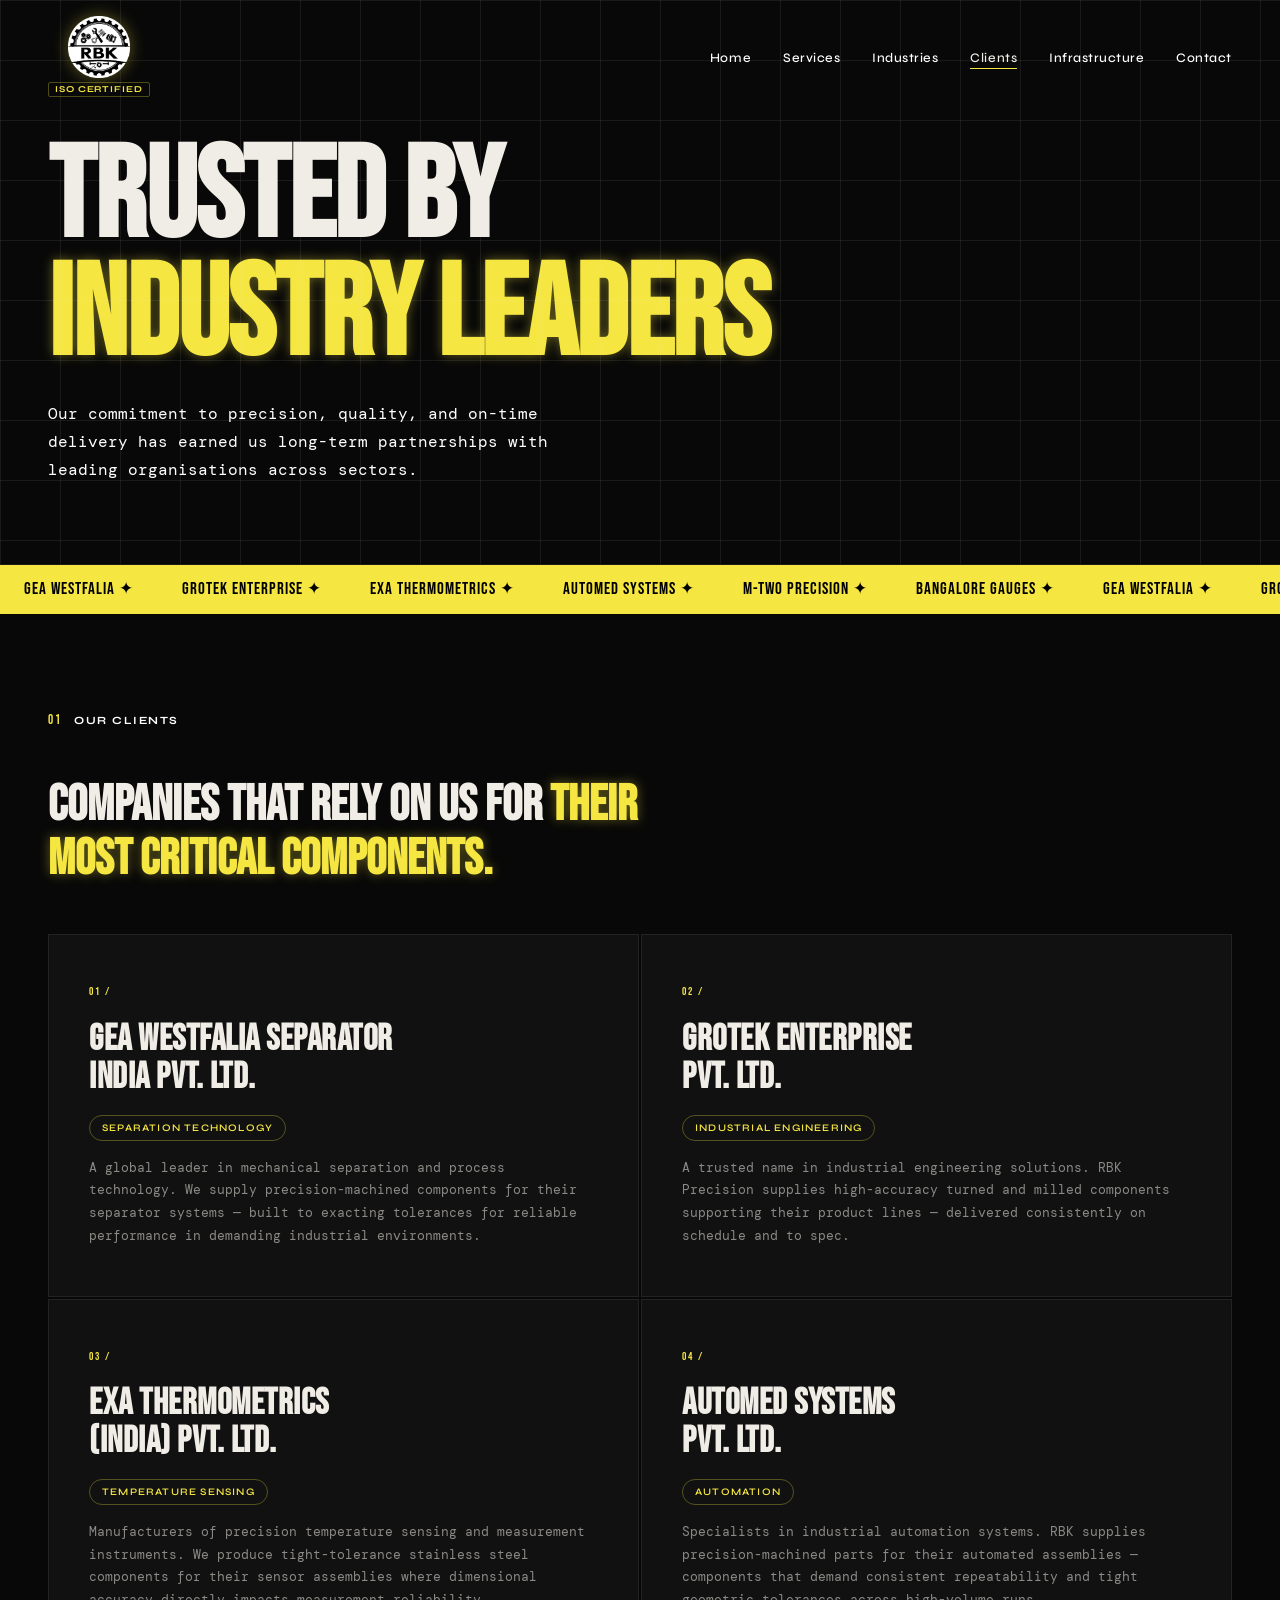
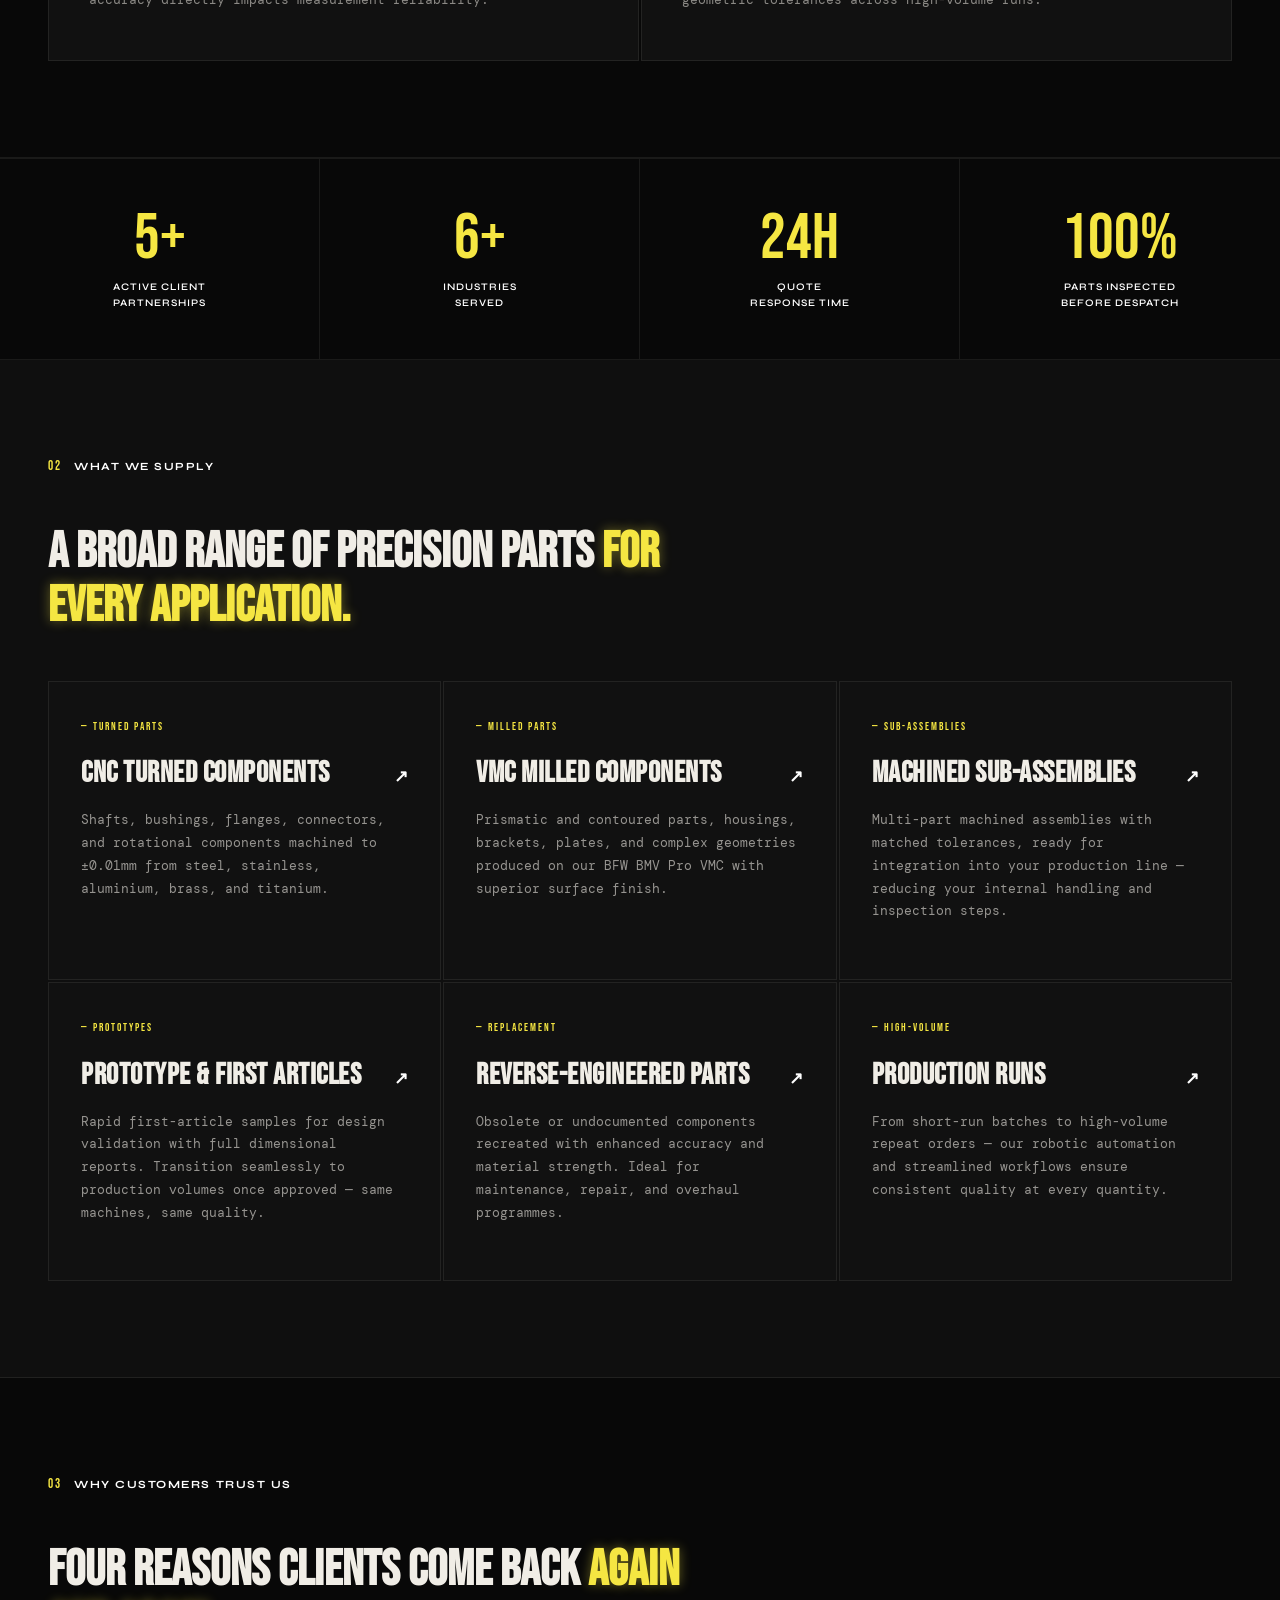
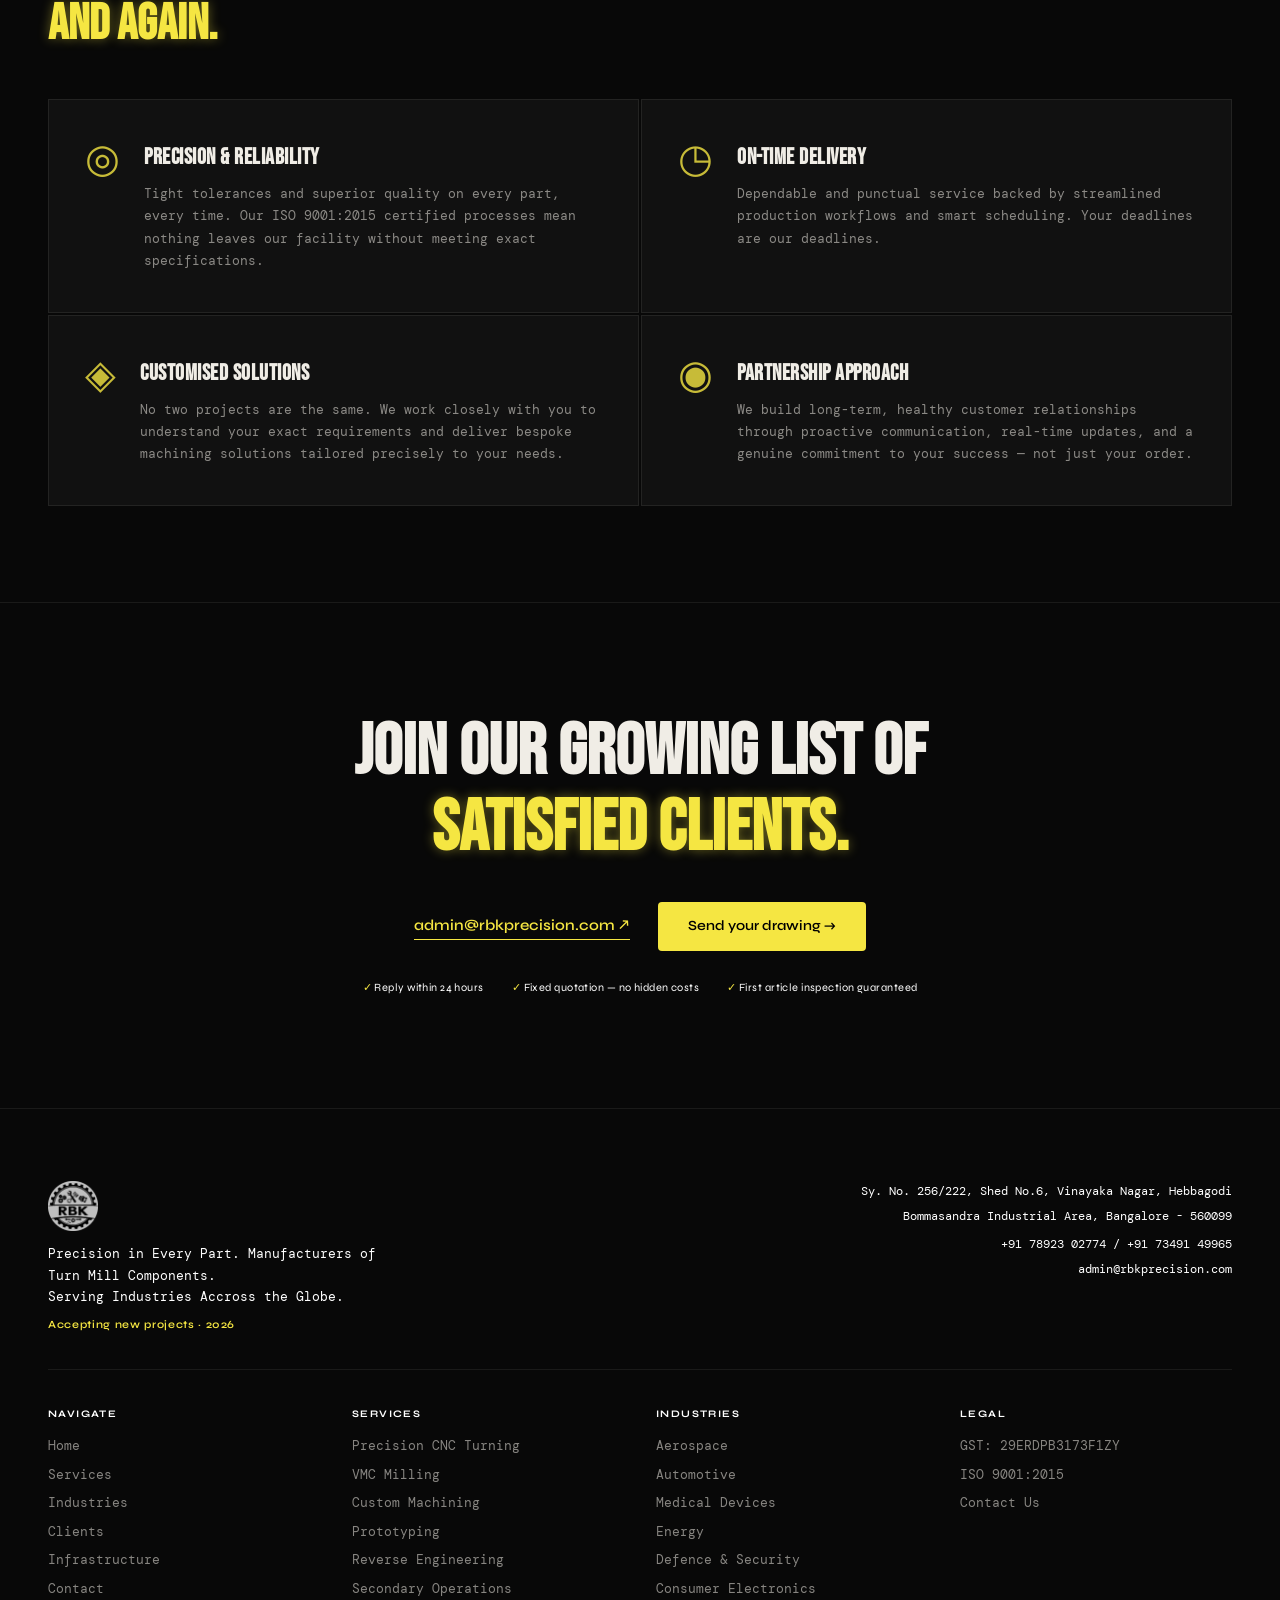
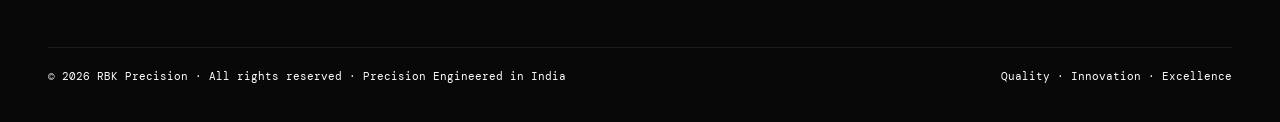
<file: clients.html>
<!DOCTYPE html>
<html lang="en">
<head>
    <meta charset="UTF-8">
    <meta name="viewport" content="width=device-width, initial-scale=1.0">
    <title>Clients — RBK Precision</title>
    <meta name="description" content="RBK Precision trusted clients — GEA Westfalia, Grotek, EXA Thermometrics, Automed Systems and more. Precision CNC machining for industry leaders.">
    <link rel="preconnect" href="https://fonts.googleapis.com">
    <link rel="preconnect" href="https://fonts.gstatic.com" crossorigin>
    <link href="https://fonts.googleapis.com/css2?family=Bebas+Neue&family=DM+Mono:wght@300;400;500&family=Syne:wght@400;500;600;700;800&display=swap" rel="stylesheet">
    <link rel="stylesheet" href="global.css">
    <link rel="icon" type="image/png" href="Assets/Images/Favicon.png">
    <style>
        /* ── CLIENT SHOWCASE ──────────────────────── */
        .client-showcase {
            display: grid;
            grid-template-columns: repeat(2, 1fr);
            gap: 2px;
        }
        .client-card {
            background: var(--bg-card);
            border: 1px solid var(--border);
            padding: 48px 40px;
            transition: background var(--t);
            position: relative;
            overflow: hidden;
        }
        .client-card:hover { background: #181818; }
        .client-card::before {
            content: '';
            position: absolute;
            top: 0; left: 0;
            width: 3px; height: 0;
            background: var(--yellow);
            transition: height 0.4s ease;
        }
        .client-card:hover::before { height: 100%; }
        .client-index {
            font-family: var(--font-disp);
            font-size: 11px;
            color: var(--yellow);
            letter-spacing: 2px;
            display: block;
            margin-bottom: 20px;
        }
        .client-name {
            font-family: var(--font-disp);
            font-size: clamp(22px, 3vw, 36px);
            line-height: 1.05;
            margin-bottom: 16px;
            letter-spacing: 0.5px;
        }
        .client-sector {
            display: inline-flex;
            align-items: center;
            gap: 6px;
            font-family: var(--font-ui);
            font-size: 10px;
            font-weight: 600;
            letter-spacing: 0.12em;
            text-transform: uppercase;
            color: var(--yellow);
            border: 1px solid rgba(245,230,66,0.3);
            padding: 4px 12px;
            border-radius: 100px;
            margin-bottom: 16px;
        }
        .client-desc {
            font-size: 13px;
            color: rgba(240,237,230,0.55);
            line-height: 1.75;
        }

        /* ── WHAT WE SUPPLY ──────────────────────── */
        .supply-grid {
            display: grid;
            grid-template-columns: repeat(3, 1fr);
            gap: 2px;
        }

        /* ── TRUST FACTORS ────────────────────────── */
        .trust-row {
            display: grid;
            grid-template-columns: 1fr 1fr;
            gap: 2px;
        }
        .trust-item {
            background: var(--bg-card);
            border: 1px solid var(--border);
            padding: 40px 36px;
            display: flex;
            gap: 24px;
            align-items: flex-start;
            transition: background var(--t);
        }
        .trust-item:hover { background: #181818; }
        .trust-icon {
            font-family: var(--font-disp);
            font-size: 40px;
            line-height: 1;
            color: var(--yellow);
            flex-shrink: 0;
            opacity: 0.8;
        }
        .trust-text h4 {
            font-family: var(--font-disp);
            font-size: 22px;
            letter-spacing: 0.5px;
            margin-bottom: 8px;
        }
        .trust-text p {
            font-size: 13px;
            color: rgba(240,237,230,0.55);
            line-height: 1.7;
        }

        /* ── STATS BAND ──────────────────────────── */
        .stats-band {
            display: grid;
            grid-template-columns: repeat(4, 1fr);
            gap: 0;
            border-top: 1px solid var(--border);
            border-bottom: 1px solid var(--border);
        }
        .band-stat {
            padding: 48px 32px;
            border-right: 1px solid var(--border);
            text-align: center;
        }
        .band-stat:last-child { border-right: none; }
        .band-num {
            font-family: var(--font-disp);
            font-size: clamp(40px, 5vw, 64px);
            line-height: 1;
            color: var(--yellow);
            display: block;
        }
        .band-label {
            font-family: var(--font-ui);
            font-size: 10px;
            font-weight: 600;
            letter-spacing: 0.1em;
            text-transform: uppercase;
            color: var(--muted);
            margin-top: 8px;
            display: block;
        }

        @media (max-width: 1024px) {
            .client-showcase { grid-template-columns: 1fr; }
            .supply-grid { grid-template-columns: repeat(2,1fr); }
            .trust-row { grid-template-columns: 1fr; }
            .stats-band { grid-template-columns: repeat(2, 1fr); }
            .band-stat:nth-child(2) { border-right: none; }
            .band-stat:nth-child(3) { border-right: 1px solid var(--border); }
            .band-stat:nth-child(3), .band-stat:nth-child(4) { border-top: 1px solid var(--border); }
        }
        @media (max-width: 768px) {
            .supply-grid { grid-template-columns: 1fr; }
            .stats-band { grid-template-columns: repeat(2,1fr); }
            .client-card { padding: 36px 28px; }
            .trust-item { padding: 28px 24px; }
        }
        @media (max-width: 480px) {
            .stats-band { grid-template-columns: 1fr; }
            .band-stat { border-right: none; border-bottom: 1px solid var(--border); }
        }
    </style>
</head>
<body>

<section class="page-hero">
    <h1>Trusted by<br><span class="highlit-text">Industry Leaders</span></h1>
    <p>Our commitment to precision, quality, and on-time delivery has earned us long-term partnerships with leading organisations across sectors.</p>
</section>

<div class="ticker-wrap">
    <div class="ticker-track">
        <span>GEA Westfalia ✦</span><span>Grotek Enterprise ✦</span>
        <span>EXA Thermometrics ✦</span><span>Automed Systems ✦</span>
        <span>M-Two Precision ✦</span><span>Bangalore Gauges ✦</span>
        <span>GEA Westfalia ✦</span><span>Grotek Enterprise ✦</span>
    </div>
</div>

<!-- ── CLIENTS ─────────────────────────────── -->
<section class="section">
    <div class="section-label"><span class="sec-num">01</span><span class="sec-title">Our Clients</span></div>
    <h2 class="section-h2">Companies that rely on us for <span class="highlit-text">their most critical components.</span></em></h2>

    <div class="client-showcase">
        <div class="client-card">
            <span class="client-index">01 /</span>
            <h3 class="client-name">GEA Westfalia Separator<br>India Pvt. Ltd.</h3>
            <span class="client-sector">Separation Technology</span>
            <p class="client-desc">A global leader in mechanical separation and process technology. We supply precision-machined components for their separator systems — built to exacting tolerances for reliable performance in demanding industrial environments.</p>
        </div>
        <div class="client-card">
            <span class="client-index">02 /</span>
            <h3 class="client-name">Grotek Enterprise<br>Pvt. Ltd.</h3>
            <span class="client-sector">Industrial Engineering</span>
            <p class="client-desc">A trusted name in industrial engineering solutions. RBK Precision supplies high-accuracy turned and milled components supporting their product lines — delivered consistently on schedule and to spec.</p>
        </div>
        <div class="client-card">
            <span class="client-index">03 /</span>
            <h3 class="client-name">EXA Thermometrics<br>(India) Pvt. Ltd.</h3>
            <span class="client-sector">Temperature Sensing</span>
            <p class="client-desc">Manufacturers of precision temperature sensing and measurement instruments. We produce tight-tolerance stainless steel components for their sensor assemblies where dimensional accuracy directly impacts measurement reliability.</p>
        </div>
        <div class="client-card">
            <span class="client-index">04 /</span>
            <h3 class="client-name">Automed Systems<br>Pvt. Ltd.</h3>
            <span class="client-sector">Automation</span>
            <p class="client-desc">Specialists in industrial automation systems. RBK supplies precision-machined parts for their automated assemblies — components that demand consistent repeatability and tight geometric tolerances across high-volume runs.</p>
        </div>
    </div>
</section>

<!-- ── STATS BAND ─────────────────────────── -->
<div class="stats-band">
    <div class="band-stat">
        <span class="band-num">5+</span>
        <span class="band-label">Active Client<br>Partnerships</span>
    </div>
    <div class="band-stat">
        <span class="band-num">6+</span>
        <span class="band-label">Industries<br>Served</span>
    </div>
    <div class="band-stat">
        <span class="band-num">24h</span>
        <span class="band-label">Quote<br>Response Time</span>
    </div>
    <div class="band-stat">
        <span class="band-num">100%</span>
        <span class="band-label">Parts Inspected<br>Before Despatch</span>
    </div>
</div>

<!-- ── WHAT WE SUPPLY ──────────────────────── -->
<section class="section alt">
    <div class="section-label"><span class="sec-num">02</span><span class="sec-title">What We Supply</span></div>
    <h2 class="section-h2">A broad range of precision parts <span class="highlit-text">for every application.</span></h2>
    <div class="supply-grid">
        <div class="card">
            <span class="card-num">— Turned Parts</span>
            <h3>CNC Turned Components <span class="arr">↗</span></h3>
            <p>Shafts, bushings, flanges, connectors, and rotational components machined to ±0.01mm from steel, stainless, aluminium, brass, and titanium.</p>
        </div>
        <div class="card">
            <span class="card-num">— Milled Parts</span>
            <h3>VMC Milled Components <span class="arr">↗</span></h3>
            <p>Prismatic and contoured parts, housings, brackets, plates, and complex geometries produced on our BFW BMV Pro VMC with superior surface finish.</p>
        </div>
        <div class="card">
            <span class="card-num">— Sub-Assemblies</span>
            <h3>Machined Sub-Assemblies <span class="arr">↗</span></h3>
            <p>Multi-part machined assemblies with matched tolerances, ready for integration into your production line — reducing your internal handling and inspection steps.</p>
        </div>
        <div class="card">
            <span class="card-num">— Prototypes</span>
            <h3>Prototype & First Articles <span class="arr">↗</span></h3>
            <p>Rapid first-article samples for design validation with full dimensional reports. Transition seamlessly to production volumes once approved — same machines, same quality.</p>
        </div>
        <div class="card">
            <span class="card-num">— Replacement</span>
            <h3>Reverse-Engineered Parts <span class="arr">↗</span></h3>
            <p>Obsolete or undocumented components recreated with enhanced accuracy and material strength. Ideal for maintenance, repair, and overhaul programmes.</p>
        </div>
        <div class="card">
            <span class="card-num">— High-Volume</span>
            <h3>Production Runs <span class="arr">↗</span></h3>
            <p>From short-run batches to high-volume repeat orders — our robotic automation and streamlined workflows ensure consistent quality at every quantity.</p>
        </div>
    </div>
</section>

<!-- ── WHY TRUST US ────────────────────────── -->
<section class="section">
    <div class="section-label"><span class="sec-num">03</span><span class="sec-title">Why Customers Trust Us</span></div>
    <h2 class="section-h2">Four reasons clients come back <span class="highlit-text">again and again.</span></h2>
    <div class="trust-row">
        <div class="trust-item">
            <div class="trust-icon">◎</div>
            <div class="trust-text">
                <h4>Precision &amp; Reliability</h4>
                <p>Tight tolerances and superior quality on every part, every time. Our ISO 9001:2015 certified processes mean nothing leaves our facility without meeting exact specifications.</p>
            </div>
        </div>
        <div class="trust-item">
            <div class="trust-icon">◷</div>
            <div class="trust-text">
                <h4>On-Time Delivery</h4>
                <p>Dependable and punctual service backed by streamlined production workflows and smart scheduling. Your deadlines are our deadlines.</p>
            </div>
        </div>
        <div class="trust-item">
            <div class="trust-icon">◈</div>
            <div class="trust-text">
                <h4>Customised Solutions</h4>
                <p>No two projects are the same. We work closely with you to understand your exact requirements and deliver bespoke machining solutions tailored precisely to your needs.</p>
            </div>
        </div>
        <div class="trust-item">
            <div class="trust-icon">◉</div>
            <div class="trust-text">
                <h4>Partnership Approach</h4>
                <p>We build long-term, healthy customer relationships through proactive communication, real-time updates, and a genuine commitment to your success — not just your order.</p>
            </div>
        </div>
    </div>
</section>

<!-- ── CTA ─────────────────────────────────── -->
<section class="cta-section">
    <div class="cta-inner">
        <h2>Join our growing list of <span class="highlit-text">satisfied clients.</span></h2>
        <div class="cta-links">
            <a href="mailto:admin@rbkprecision.com" class="cta-email">admin@rbkprecision.com ↗</a>
            <a href="contact.html" class="cta-btn">Send your drawing →</a>
        </div>
        <div class="cta-assurances">
            <span>Reply within 24 hours</span>
            <span>Fixed quotation — no hidden costs</span>
            <span>First article inspection guaranteed</span>
        </div>
    </div>
</section>

<script src="nav.js"></script>
</body>
</html>
</file>
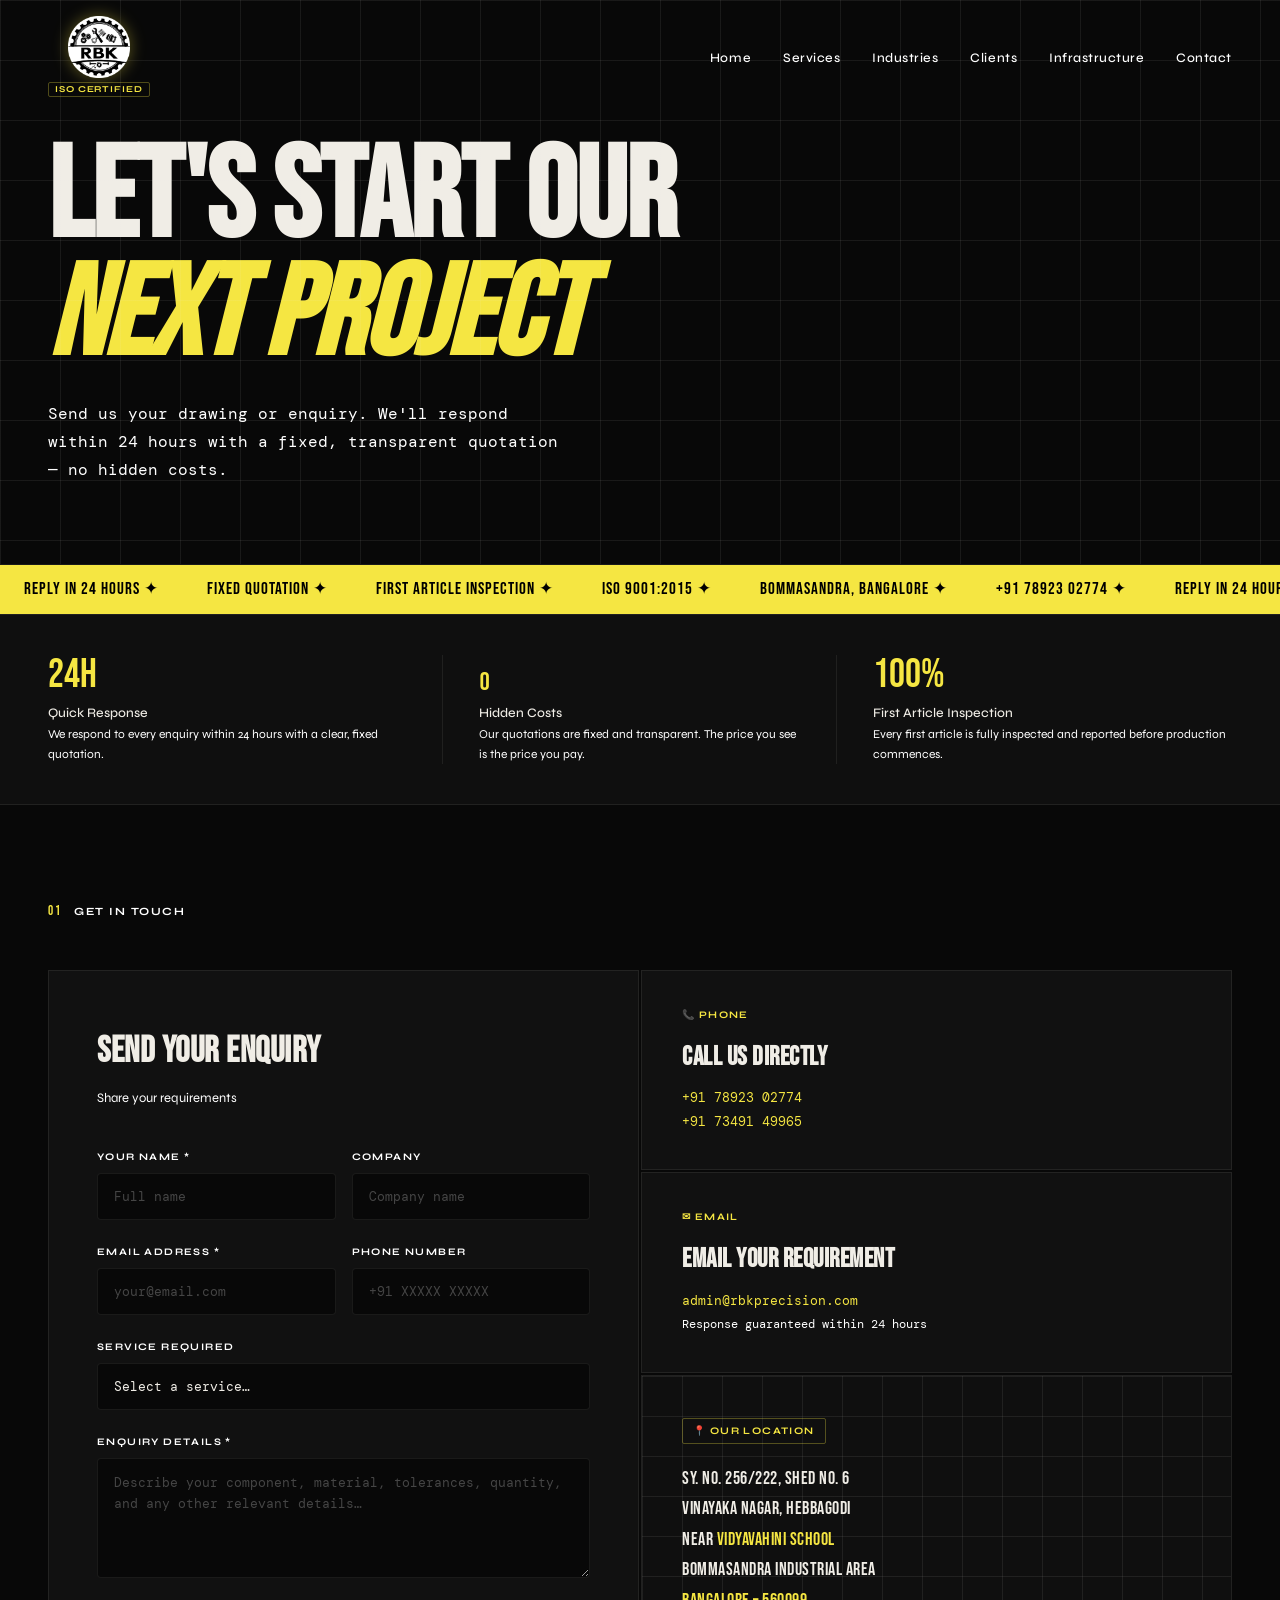
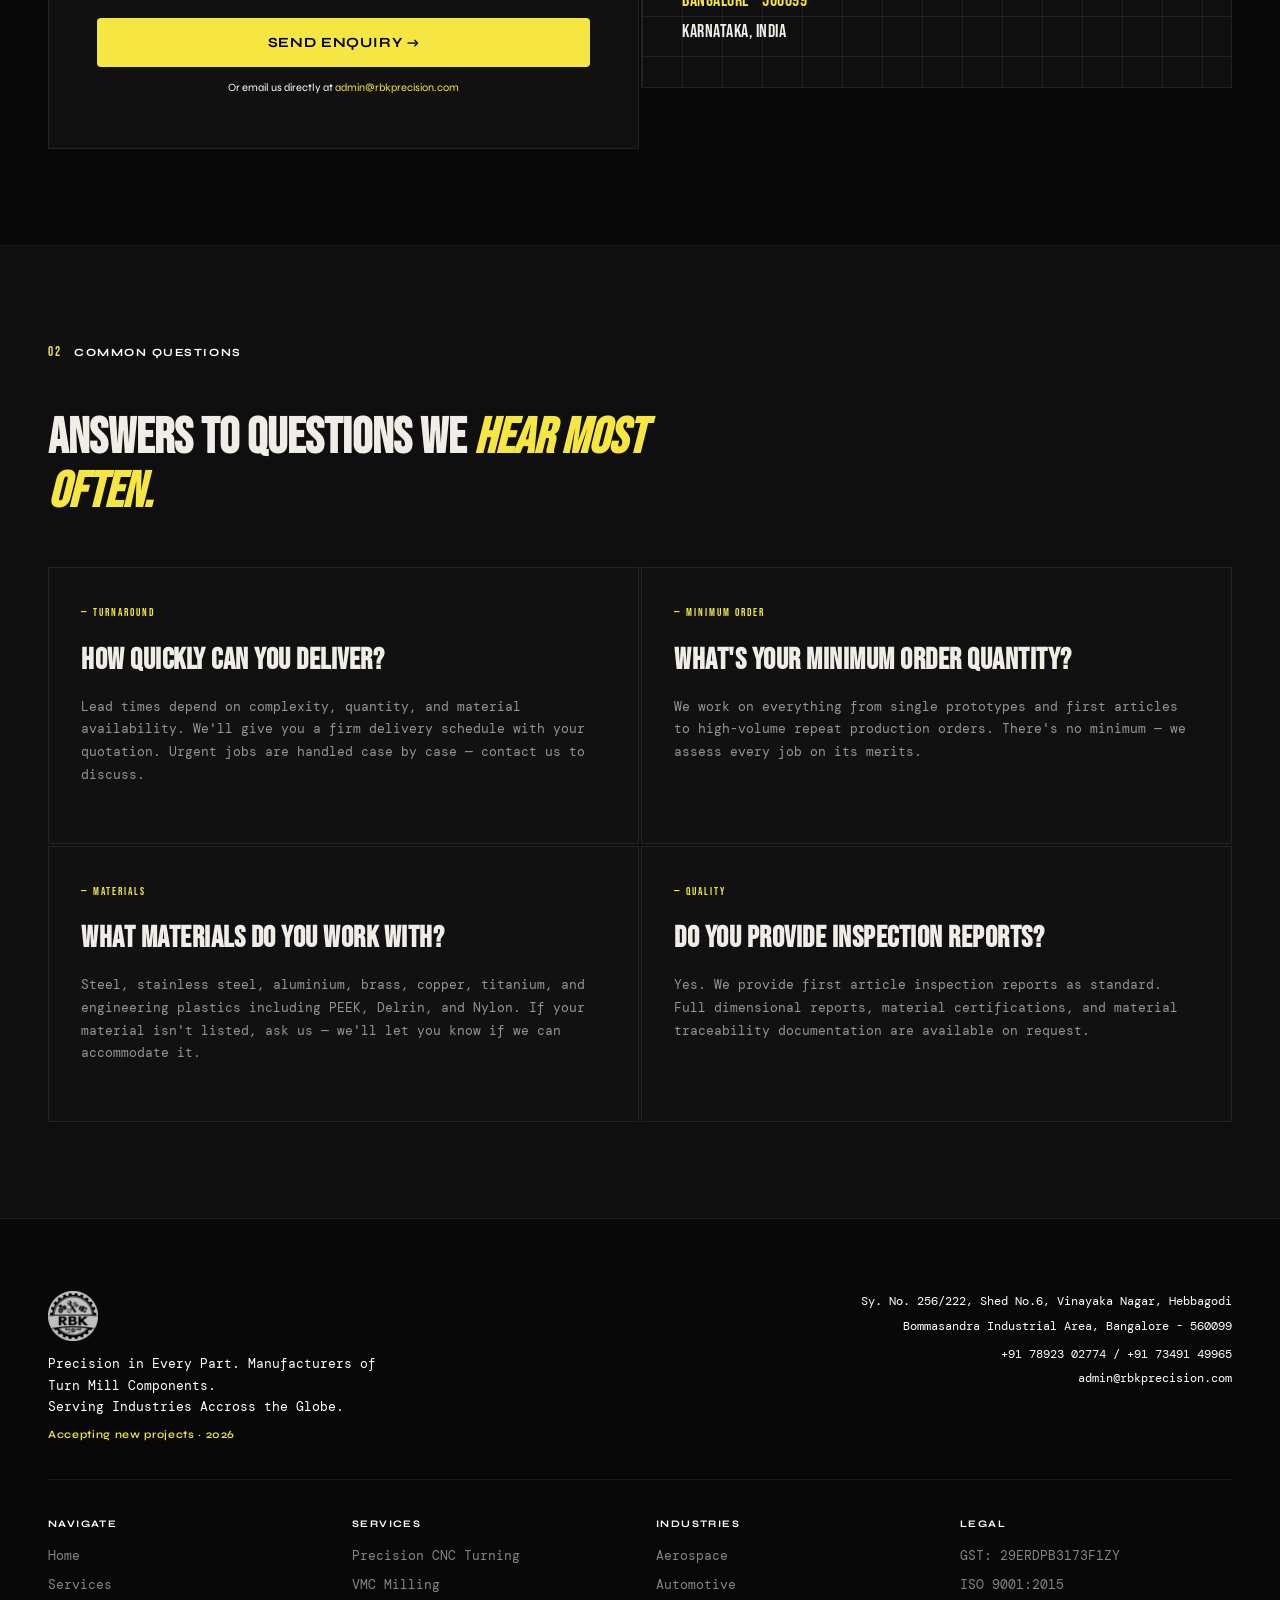
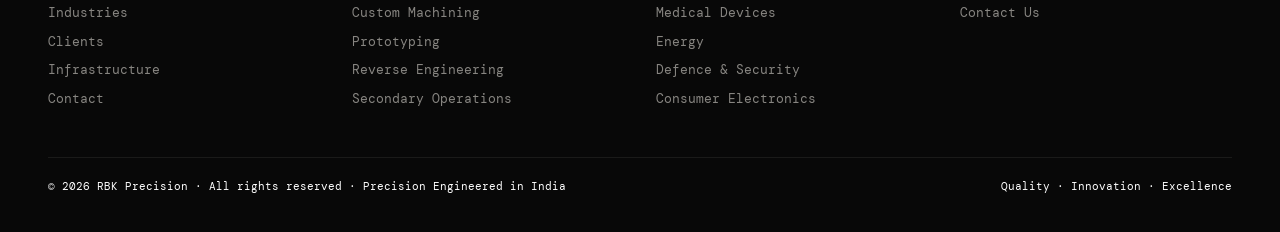
<file: Contact.html>
<!DOCTYPE html>
<html lang="en">
<head>
    <meta charset="UTF-8">
    <meta name="viewport" content="width=device-width, initial-scale=1.0">
    <title>Contact — RBK Precision</title>
    <meta name="description" content="Contact RBK Precision — Bommasandra Industrial Area, Bangalore. +91 78923 02774. rbkprecision@gmail.com. Send your drawing for a quote.">
    <link rel="preconnect" href="https://fonts.googleapis.com">
    <link rel="preconnect" href="https://fonts.gstatic.com" crossorigin>
    <link href="https://fonts.googleapis.com/css2?family=Bebas+Neue&family=DM+Mono:wght@300;400;500&family=Syne:wght@400;500;600;700;800&display=swap" rel="stylesheet">
    <link rel="stylesheet" href="global.css">
    <style>
        /* ── CONTACT GRID ─────────────────────────── */
        .contact-grid {
            display: grid;
            grid-template-columns: 1fr 1fr;
            gap: 2px;
            align-items: start;
        }

        /* ── CONTACT FORM ─────────────────────────── */
        .form-panel {
            background: var(--bg-card);
            border: 1px solid var(--border);
            padding: 52px 48px;
        }
        .form-title {
            font-family: var(--font-disp);
            font-size: clamp(24px, 3vw, 36px);
            margin-bottom: 8px;
            letter-spacing: 0.5px;
        }
        .form-subtitle {
            font-size: 13px;
            color: var(--muted);
            margin-bottom: 40px;
            font-family: var(--font-ui);
        }
        .form-group {
            margin-bottom: 24px;
        }
        .form-group label {
            display: block;
            font-family: var(--font-ui);
            font-size: 10px;
            font-weight: 700;
            letter-spacing: 0.14em;
            text-transform: uppercase;
            color: var(--muted);
            margin-bottom: 8px;
        }
        .form-group input,
        .form-group textarea,
        .form-group select {
            width: 100%;
            background: var(--bg);
            border: 1px solid var(--border);
            color: var(--off-white);
            font-family: var(--font-body);
            font-size: 13px;
            padding: 14px 16px;
            border-radius: var(--radius);
            outline: none;
            transition: border-color var(--t);
            appearance: none;
        }
        .form-group input:focus,
        .form-group textarea:focus,
        .form-group select:focus {
            border-color: var(--yellow);
        }
        .form-group input::placeholder,
        .form-group textarea::placeholder {
            color: rgba(85,85,85,0.8);
        }
        .form-group textarea {
            resize: vertical;
            min-height: 120px;
            line-height: 1.6;
        }
        .form-group select option {
            background: #111;
            color: var(--off-white);
        }
        .form-row {
            display: grid;
            grid-template-columns: 1fr 1fr;
            gap: 16px;
        }
        .file-upload-area {
            width: 100%;
            background: var(--bg);
            border: 1px dashed rgba(240,237,230,0.15);
            padding: 24px 20px;
            text-align: center;
            border-radius: var(--radius);
            cursor: pointer;
            transition: border-color var(--t), background var(--t);
        }
        .file-upload-area:hover {
            border-color: rgba(245,230,66,0.4);
            background: rgba(245,230,66,0.02);
        }
        .file-upload-area input[type="file"] {
            display: none;
        }
        .file-upload-icon {
            font-family: var(--font-disp);
            font-size: 28px;
            color: var(--yellow);
            opacity: 0.5;
            display: block;
            margin-bottom: 8px;
        }
        .file-upload-label {
            font-size: 12px;
            color: var(--muted);
            font-family: var(--font-ui);
            line-height: 1.6;
        }
        .file-upload-label span {
            color: var(--yellow);
        }
        .submit-btn {
            width: 100%;
            background: var(--yellow);
            color: #000;
            font-family: var(--font-ui);
            font-size: 14px;
            font-weight: 700;
            letter-spacing: 0.06em;
            text-transform: uppercase;
            padding: 16px 28px;
            border: none;
            border-radius: var(--radius);
            cursor: pointer;
            transition: background var(--t), transform var(--t);
            margin-top: 8px;
        }
        .submit-btn:hover {
            background: var(--off-white);
            transform: translateY(-2px);
        }
        .form-note {
            font-size: 11px;
            color: var(--muted);
            font-family: var(--font-ui);
            text-align: center;
            margin-top: 12px;
            line-height: 1.6;
        }

        /* ── CONTACT INFO PANEL ───────────────────── */
        .info-panel {
            display: flex;
            flex-direction: column;
            gap: 2px;
        }
        .info-block {
            background: var(--bg-card);
            border: 1px solid var(--border);
            padding: 36px 40px;
            transition: background var(--t);
        }
        .info-block:hover { background: #181818; }
        .info-block-label {
            font-family: var(--font-ui);
            font-size: 10px;
            font-weight: 700;
            letter-spacing: 0.14em;
            text-transform: uppercase;
            color: var(--yellow);
            margin-bottom: 14px;
            display: block;
        }
        .info-block h3 {
            font-family: var(--font-disp);
            font-size: clamp(18px, 2.5vw, 26px);
            letter-spacing: 0.5px;
            margin-bottom: 8px;
        }
        .info-block p {
            font-size: 13px;
            color: rgba(240,237,230,0.6);
            line-height: 1.8;
        }
        .info-block a {
            color: var(--yellow);
            transition: opacity var(--t);
        }
        .info-block a:hover { opacity: 0.7; }

        /* ── ADDRESS BLOCK ────────────────────────── */
        .address-visual {
            background: var(--bg-2);
            border: 1px solid var(--border);
            padding: 40px;
            position: relative;
            overflow: hidden;
        }
        .address-visual::before {
            content: '';
            position: absolute; inset: 0;
            background-image:
                linear-gradient(var(--border) 1px, transparent 1px),
                linear-gradient(90deg, var(--border) 1px, transparent 1px);
            background-size: 40px 40px;
            pointer-events: none;
        }
        .address-inner { position: relative; z-index: 1; }
        .address-tag {
            font-family: var(--font-ui);
            font-size: 10px;
            font-weight: 700;
            letter-spacing: 0.14em;
            text-transform: uppercase;
            color: var(--yellow);
            border: 1px solid rgba(245,230,66,0.3);
            padding: 4px 10px;
            border-radius: 2px;
            display: inline-block;
            margin-bottom: 20px;
        }
        .address-text {
            font-family: var(--font-disp);
            font-size: clamp(14px, 2vw, 18px);
            color: var(--off-white);
            letter-spacing: 0.5px;
            line-height: 1.7;
        }
        .address-text .highlight { color: var(--yellow); }
        .gst-line {
            margin-top: 20px;
            padding-top: 16px;
            border-top: 1px solid var(--border);
            font-size: 11px;
            color: var(--muted);
            font-family: var(--font-ui);
            letter-spacing: 0.04em;
        }

        /* ── RESPONSE PROMISE ─────────────────────── */
        .promise-strip {
            background: var(--bg-2);
            border-top: 1px solid var(--border);
            border-bottom: 1px solid var(--border);
            padding: 40px 48px;
            display: grid;
            grid-template-columns: repeat(3, 1fr);
            gap: 0;
        }
        .promise-item {
            padding: 0 36px 0 0;
            border-right: 1px solid var(--border);
        }
        .promise-item:last-child { border-right: none; padding-right: 0; padding-left: 36px; }
        .promise-item:nth-child(2) { padding: 0 36px; }
        .promise-num {
            font-family: var(--font-disp);
            font-size: 40px;
            color: var(--yellow);
            line-height: 1;
            display: block;
            margin-bottom: 8px;
        }
        .promise-text {
            font-size: 12px;
            color: var(--muted);
            font-family: var(--font-ui);
            line-height: 1.6;
        }
        .promise-text strong {
            display: block;
            color: var(--off-white);
            font-weight: 500;
            font-size: 13px;
            margin-bottom: 2px;
        }


        @media (max-width: 1024px) {
            .contact-grid { grid-template-columns: 1fr; }
            .promise-strip { grid-template-columns: 1fr; gap: 24px; }
            .promise-item, .promise-item:last-child, .promise-item:nth-child(2) {
                padding: 0; border-right: none;
                border-bottom: 1px solid var(--border);
                padding-bottom: 24px;
            }
            .promise-item:last-child { border-bottom: none; padding-bottom: 0; }
        }
        @media (max-width: 768px) {
            .form-panel { padding: 36px 28px; }
            .form-row { grid-template-columns: 1fr; }
            .info-block { padding: 28px 24px; }
            .address-visual { padding: 28px 24px; }
            .promise-strip { padding: 32px 24px; }
        }
    </style>
</head>
<body>

<section class="page-hero">
    <h1>Let's Start Our<br><em>Next Project</em></h1>
    <p>Send us your drawing or enquiry. We'll respond within 24 hours with a fixed, transparent quotation — no hidden costs.</p>
</section>

<div class="ticker-wrap">
    <div class="ticker-track">
        <span>Reply in 24 Hours ✦</span><span>Fixed Quotation ✦</span>
        <span>First Article Inspection ✦</span><span>ISO 9001:2015 ✦</span>
        <span>Bommasandra, Bangalore ✦</span><span>+91 78923 02774 ✦</span>
        <span>Reply in 24 Hours ✦</span><span>Fixed Quotation ✦</span>
        <span>First Article Inspection ✦</span><span>ISO 9001:2015 ✦</span>
        <span>Bommasandra, Bangalore ✦</span><span>+91 73491 49965 ✦</span>
    </div>
</div>

<!-- ── PROMISE STRIP ──────────────────────────── -->
<div class="promise-strip">
    <div class="promise-item">
        <span class="promise-num">24h</span>
        <div class="promise-text">
            <strong>Quick Response</strong>
            We respond to every enquiry within 24 hours with a clear, fixed quotation.
        </div>
    </div>
    <div class="promise-item">
        <span class="promise-num">₀</span>
        <div class="promise-text">
            <strong>Hidden Costs</strong>
            Our quotations are fixed and transparent. The price you see is the price you pay.
        </div>
    </div>
    <div class="promise-item">
        <span class="promise-num">100%</span>
        <div class="promise-text">
            <strong>First Article Inspection</strong>
            Every first article is fully inspected and reported before production commences.
        </div>
    </div>
</div>

<!-- ── CONTACT FORM + INFO ─────────────────── -->
<section class="section">
    <div class="section-label"><span class="sec-num">01</span><span class="sec-title">Get in Touch</span></div>
    <div class="contact-grid">

        <!-- FORM -->
        <div class="form-panel">
            <h3 class="form-title">Send Your Enquiry</h3>
            <p class="form-subtitle">Share your requirements</p>

            <!-- Success message (hidden by default) -->
            <div id="form-success" style="display:none; background: rgba(245,230,66,0.08); border: 1px solid rgba(245,230,66,0.3); border-radius: var(--radius); padding: 28px 24px; text-align:center; margin-bottom: 28px;">
                <div style="font-family:var(--font-disp); font-size:32px; color:var(--yellow); margin-bottom:10px;">✓ SENT</div>
                <p style="font-size:13px; color:var(--off-white); margin-bottom:6px;">Your enquiry has been received.</p>
                <p style="font-size:12px; color:var(--muted);">We'll respond to <strong id="success-email" style="color:var(--off-white)"></strong> within 24 hours.</p>
            </div>

            <!-- Error message (hidden by default) -->
            <div id="form-error" style="display:none; background: rgba(255,80,80,0.06); border: 1px solid rgba(255,80,80,0.25); border-radius: var(--radius); padding: 16px 20px; margin-bottom: 20px;">
                <p style="font-size:13px; color:#ff6b6b;">Something went wrong. Please try again or email us directly at <a href="mailto:admin@rbkprecision.com" style="color:#ff9999;">admin@rbkprecision.com</a></p>
            </div>

            <form id="enquiry-form">
                <!-- Formspree hidden fields -->
                <input type="hidden" name="_subject" value="New Enquiry — RBK Precision Website">
                <input type="hidden" name="_replyto" id="hidden-replyto">

                <div class="form-row">
                    <div class="form-group">
                        <label>Your Name *</label>
                        <input type="text" name="name" placeholder="Full name" required>
                    </div>
                    <div class="form-group">
                        <label>Company</label>
                        <input type="text" name="company" placeholder="Company name">
                    </div>
                </div>

                <div class="form-row">
                    <div class="form-group">
                        <label>Email Address *</label>
                        <input type="email" name="email" id="email-input" placeholder="your@email.com" required>
                    </div>
                    <div class="form-group">
                        <label>Phone Number</label>
                        <input type="tel" name="phone" placeholder="+91 XXXXX XXXXX">
                    </div>
                </div>

                <div class="form-group">
                    <label>Service Required</label>
                    <select name="service">
                        <option value="" disabled selected>Select a service…</option>
                        <option>Precision CNC Turning</option>
                        <option>VMC Milling</option>
                        <option>Custom Machining</option>
                        <option>Prototyping</option>
                        <option>Short &amp; High-Volume Production</option>
                        <option>Reverse Engineering</option>
                        <option>Secondary Operations</option>
                        <option>General Enquiry</option>
                    </select>
                </div>

                <div class="form-group">
                    <label>Enquiry Details *</label>
                    <textarea name="message" placeholder="Describe your component, material, tolerances, quantity, and any other relevant details…" required></textarea>
                </div>
                <button type="submit" class="submit-btn" id="submit-btn">Send Enquiry →</button>
                <p class="form-note">Or email us directly at <a href="mailto:admin@rbkprecision.com" style="color:var(--yellow)">admin@rbkprecision.com</a></p>
            </form>
        </div>

        <!-- INFO -->
        <div class="info-panel">
            <div class="info-block">
                <span class="info-block-label">📞 Phone</span>
                <h3>Call Us Directly</h3>
                <p>
                    <a href="tel:+917892302774">+91 78923 02774</a><br>
                    <a href="tel:+917349149965">+91 73491 49965</a>
                </p>
            </div>

            <div class="info-block">
                <span class="info-block-label">✉ Email</span>
                <h3>Email Your Requirement</h3>
                <p>
                    <a href="mailto:admin@rbkprecision.com">admin@rbkprecision.com</a><br>
                    <span style="color: var(--muted); font-size:12px;">Response guaranteed within 24 hours</span>
                </p>
            </div>

            <div class="address-visual">
                <div class="address-inner">
                    <span class="address-tag">📍 Our Location</span>
                    <div class="address-text">
                        Sy. No. 256/222, Shed No. 6<br>
                        Vinayaka Nagar, Hebbagodi<br>
                        Near <span class="highlight">Vidyavahini School</span><br>
                        Bommasandra Industrial Area<br>
                        <span class="highlight">Bangalore – 560099</span><br>
                        Karnataka, India
                    </div>
                </div>
            </div>
        </div>
    </div>
</section>

<!-- ── FAQ ────────────────────────────────── -->
<section class="section alt">
    <div class="section-label"><span class="sec-num">02</span><span class="sec-title">Common Questions</span></div>
    <h2 class="section-h2">Answers to questions we <em>hear most often.</em></h2>
    <div class="grid-2">
        <div class="card">
            <span class="card-num">— Turnaround</span>
            <h3>How quickly can you deliver?</h3>
            <p>Lead times depend on complexity, quantity, and material availability. We'll give you a firm delivery schedule with your quotation. Urgent jobs are handled case by case — contact us to discuss.</p>
        </div>
        <div class="card">
            <span class="card-num">— Minimum Order</span>
            <h3>What's your minimum order quantity?</h3>
            <p>We work on everything from single prototypes and first articles to high-volume repeat production orders. There's no minimum — we assess every job on its merits.</p>
        </div>
        <div class="card">
            <span class="card-num">— Materials</span>
            <h3>What materials do you work with?</h3>
            <p>Steel, stainless steel, aluminium, brass, copper, titanium, and engineering plastics including PEEK, Delrin, and Nylon. If your material isn't listed, ask us — we'll let you know if we can accommodate it.</p>
        </div>
        <div class="card">
            <span class="card-num">— Quality</span>
            <h3>Do you provide inspection reports?</h3>
            <p>Yes. We provide first article inspection reports as standard. Full dimensional reports, material certifications, and material traceability documentation are available on request.</p>
        </div>
    </div>
</section>

<script src="nav.js"></script>
<script>
    // ── File upload label update ──────────────────
    const fileInput = document.getElementById('file-input');
    const fileLabel = document.getElementById('file-label');
    if (fileInput && fileLabel) {
        fileInput.addEventListener('change', () => {
            if (fileInput.files.length > 0) {
                fileLabel.innerHTML = `<span>${fileInput.files[0].name}</span><br><span style="color:var(--muted);font-size:11px">Click to change file</span>`;
            }
        });
    }

    // ── Sync email to hidden _replyto field ───────
    const emailInput = document.getElementById('email-input');
    const hiddenReplyto = document.getElementById('hidden-replyto');
    if (emailInput && hiddenReplyto) {
        emailInput.addEventListener('input', () => {
            hiddenReplyto.value = emailInput.value;
        });
    }

    // ── Formspree submission ──────────────────────
    // IMPORTANT: After signing up at https://formspree.io and creating a form,
    // replace YOUR_FORM_ID below with your actual form ID (e.g. "xpwzgkbl")
    const FORMSPREE_ID = 'mdavqrgj';

    const form = document.getElementById('enquiry-form');
    const submitBtn = document.getElementById('submit-btn');
    const successMsg = document.getElementById('form-success');
    const errorMsg = document.getElementById('form-error');
    const successEmail = document.getElementById('success-email');

    form.addEventListener('submit', async (e) => {
        e.preventDefault();

        // Button loading state
        submitBtn.textContent = 'Sending…';
        submitBtn.disabled = true;
        submitBtn.style.opacity = '0.7';
        errorMsg.style.display = 'none';

        // Build FormData (supports file attachments)
        const formData = new FormData(form);

        try {
            const response = await fetch(`https://formspree.io/f/${FORMSPREE_ID}`, {
                method: 'POST',
                body: formData,
                headers: { 'Accept': 'application/json' }
            });

            if (response.ok) {
                // Show success, hide form
                successEmail.textContent = emailInput.value;
                form.style.display = 'none';
                successMsg.style.display = 'block';
                // Scroll success into view
                successMsg.scrollIntoView({ behavior: 'smooth', block: 'center' });
            } else {
                throw new Error('Server error');
            }
        } catch (err) {
            errorMsg.style.display = 'block';
            submitBtn.textContent = 'Send Enquiry →';
            submitBtn.disabled = false;
            submitBtn.style.opacity = '1';
        }
    });
</script>
</body>
</html>
</file>
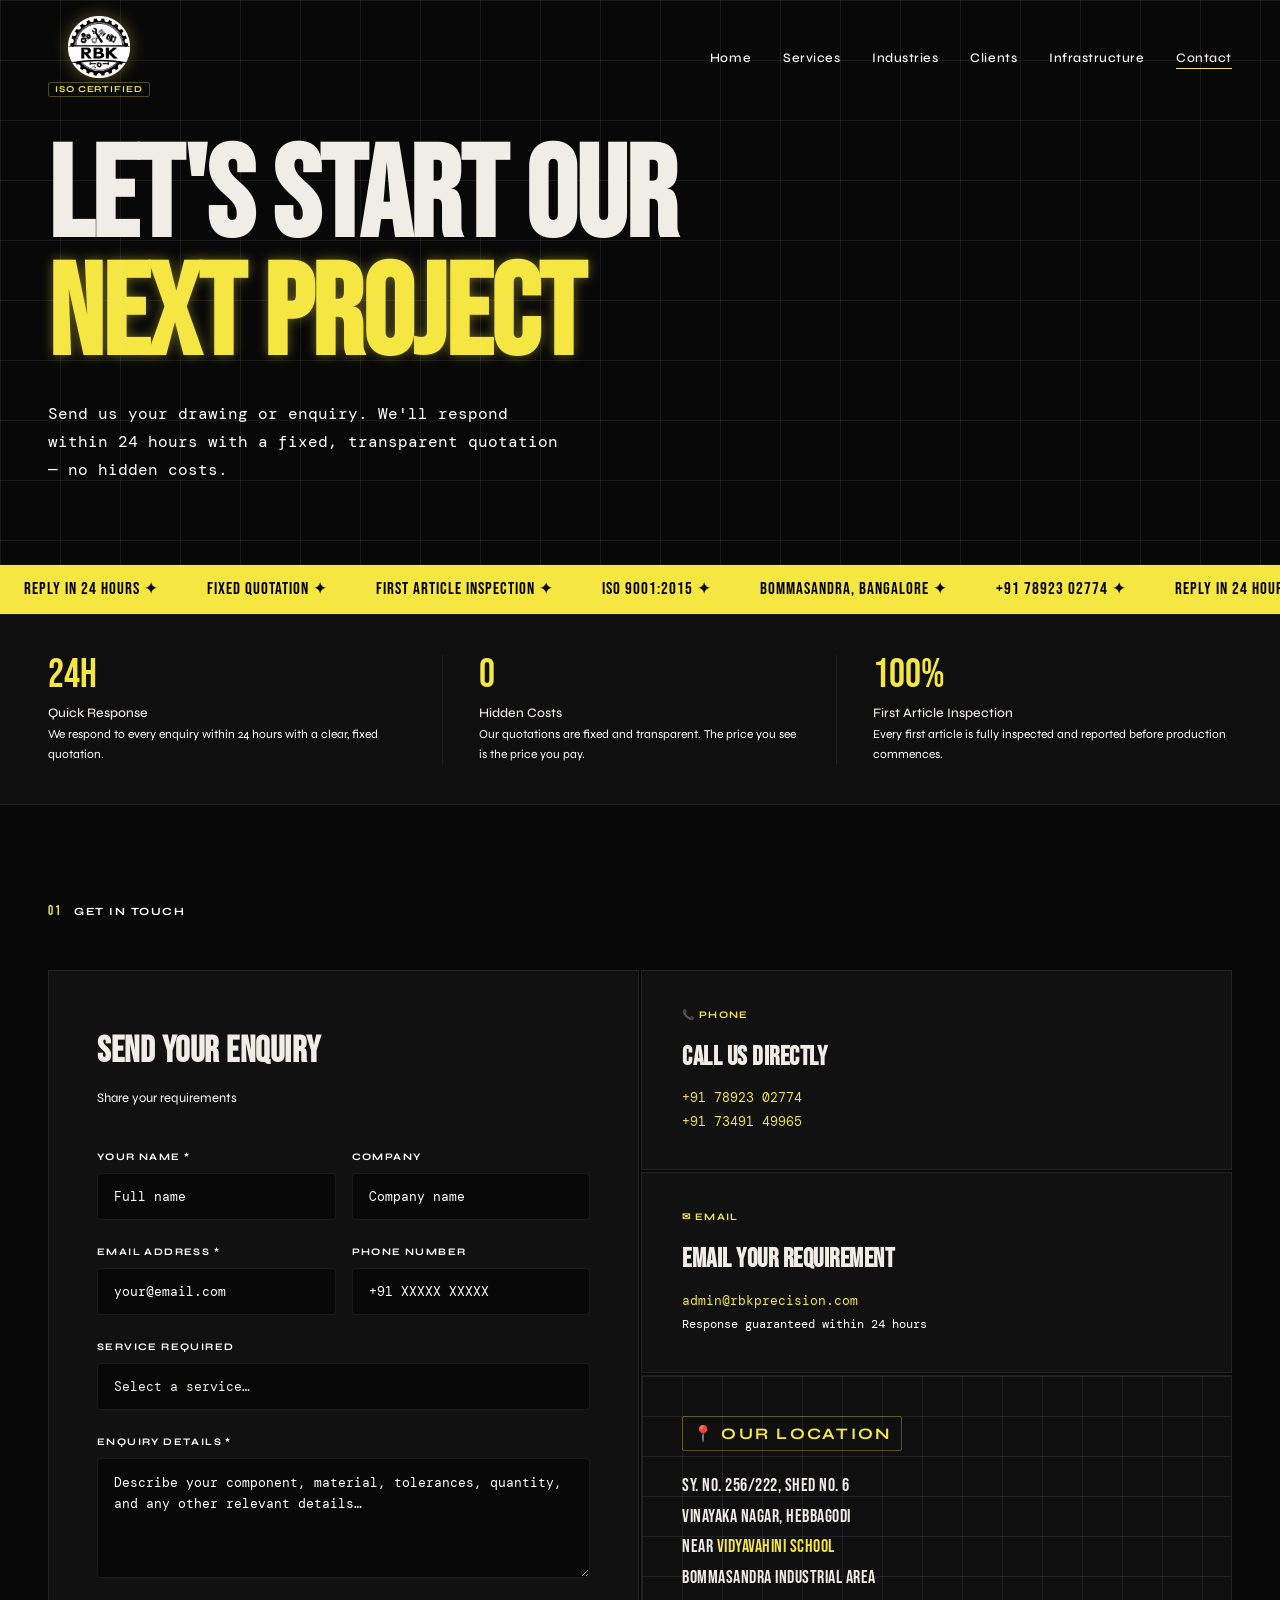
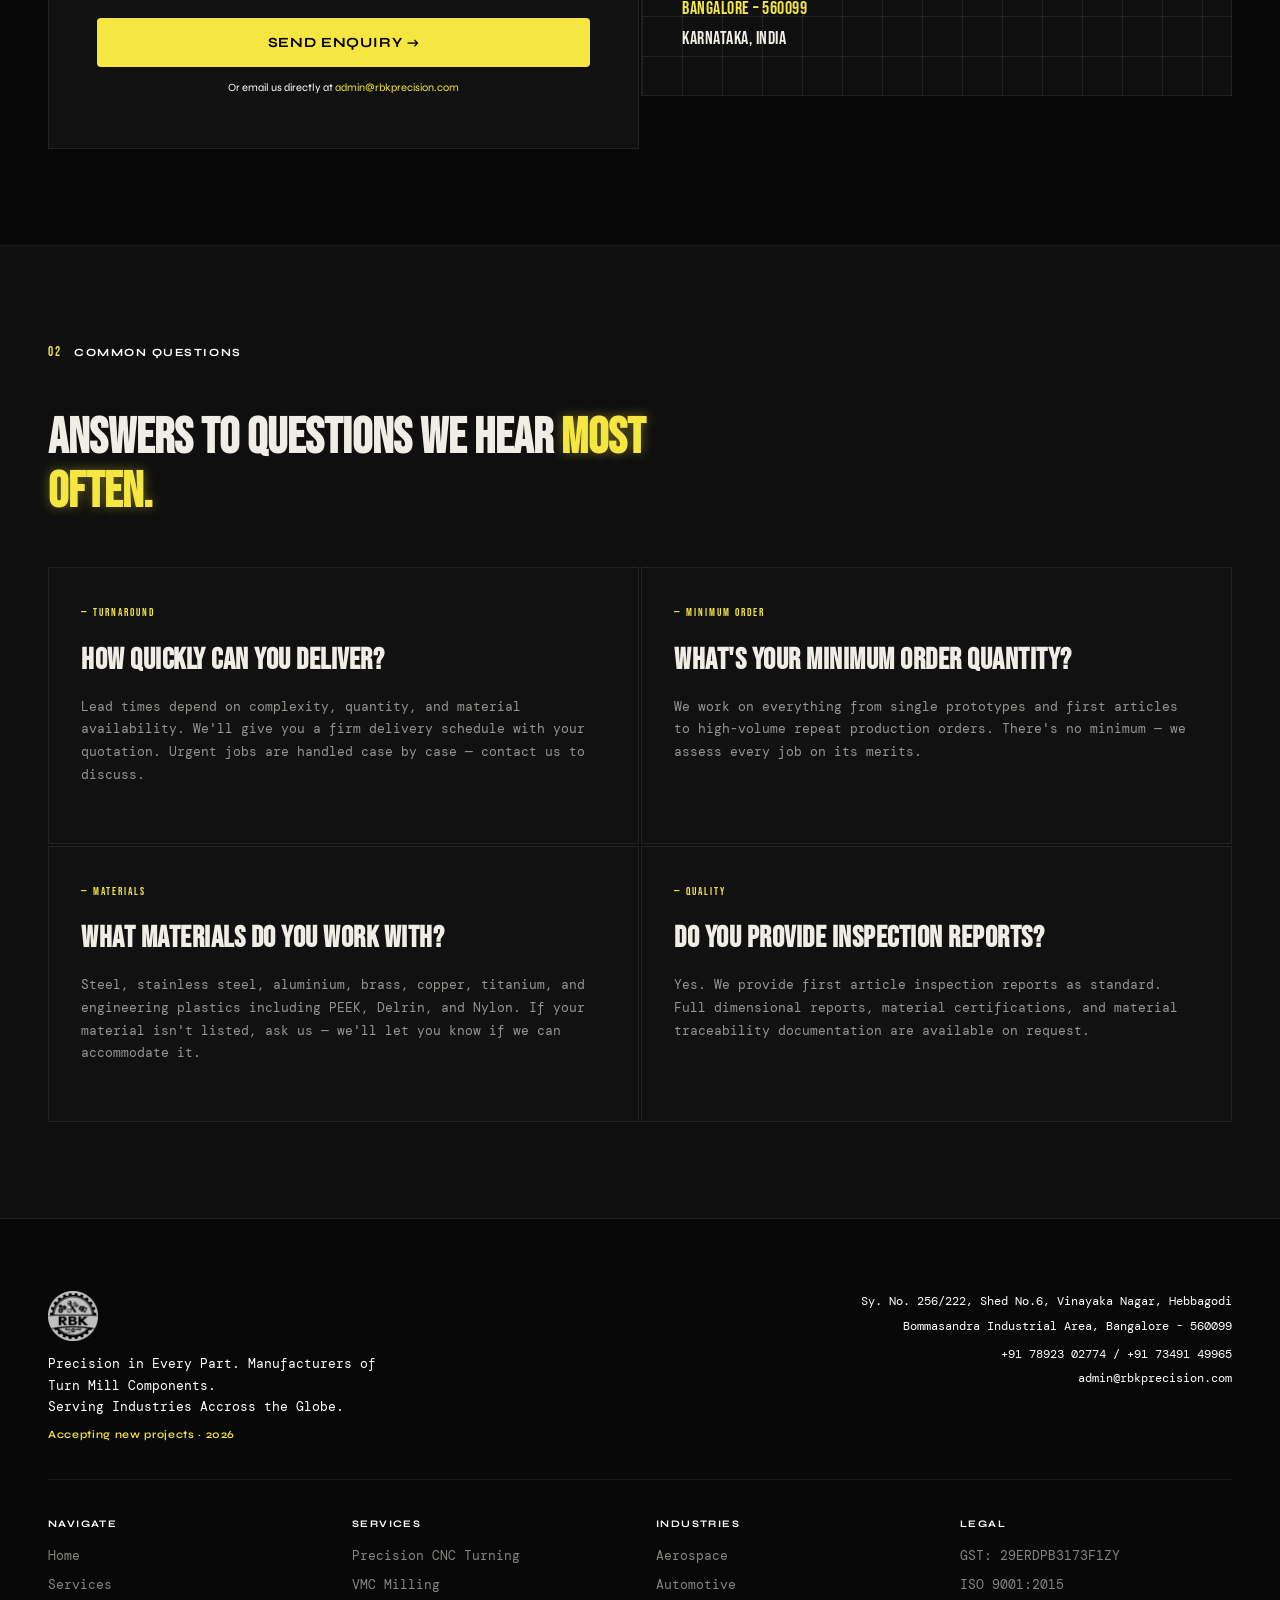
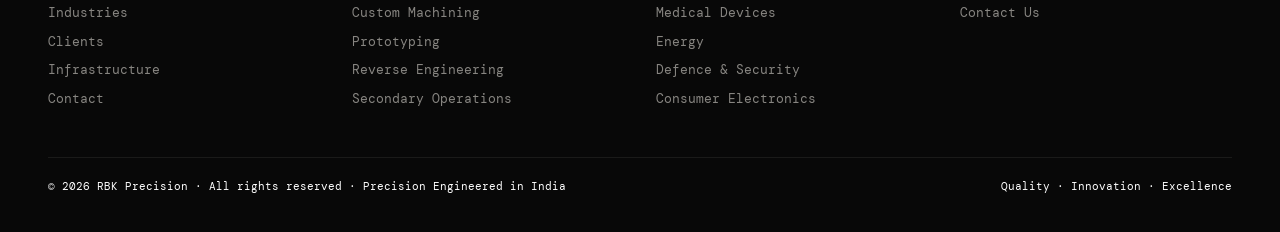
<file: contact.html>
<!DOCTYPE html>
<html lang="en">
<head>
    <meta charset="UTF-8">
    <meta name="viewport" content="width=device-width, initial-scale=1.0">
    <title>Contact — RBK Precision</title>
    <meta name="description" content="Contact RBK Precision — Bommasandra Industrial Area, Bangalore. +91 78923 02774. rbkprecision@gmail.com. Send your drawing for a quote.">
    <link rel="preconnect" href="https://fonts.googleapis.com">
    <link rel="preconnect" href="https://fonts.gstatic.com" crossorigin>
    <link href="https://fonts.googleapis.com/css2?family=Bebas+Neue&family=DM+Mono:wght@300;400;500&family=Syne:wght@400;500;600;700;800&display=swap" rel="stylesheet">
    <link rel="stylesheet" href="global.css">
    <link rel="icon" type="image/png" href="Assets/Images/Favicon.png">
    <style>
        /* ── CONTACT GRID ─────────────────────────── */
        .contact-grid {
            display: grid;
            grid-template-columns: 1fr 1fr;
            gap: 2px;
            align-items: start;
        }

        /* ── CONTACT FORM ─────────────────────────── */
        .form-panel {
            background: var(--bg-card);
            border: 1px solid var(--border);
            padding: 52px 48px;
        }
        .form-title {
            font-family: var(--font-disp);
            font-size: clamp(24px, 3vw, 36px);
            margin-bottom: 8px;
            letter-spacing: 0.5px;
        }
        .form-subtitle {
            font-size: 13px;
            color: var(--muted);
            margin-bottom: 40px;
            font-family: var(--font-ui);
        }
        .form-group {
            margin-bottom: 24px;
        }
        .form-group label {
            display: block;
            font-family: var(--font-ui);
            font-size: 10px;
            font-weight: 700;
            letter-spacing: 0.14em;
            text-transform: uppercase;
            color: white;
            margin-bottom: 8px;
        }
        .form-group input,
        .form-group textarea,
        .form-group select {
            width: 100%;
            background: var(--bg);
            border: 1px solid var(--border);
            color: var(--off-white);
            font-family: var(--font-body);
            font-size: 13px;
            padding: 14px 16px;
            border-radius: var(--radius);
            outline: none;
            transition: border-color var(--t);
            appearance: none;
        }
        .form-group input:focus,
        .form-group textarea:focus,
        .form-group select:focus {
            border-color: var(--yellow);
        }
        .form-group input::placeholder,
        .form-group textarea::placeholder {
            color: white;
            opacity: 1;
        }
        .form-group textarea {
            resize: vertical;
            min-height: 120px;
            line-height: 1.6;
        }
        .form-group select option {
            background: #111;
            color: var(--off-white);
        }
        .form-row {
            display: grid;
            grid-template-columns: 1fr 1fr;
            gap: 16px;
        }
        .file-upload-area {
            width: 100%;
            background: var(--bg);
            border: 1px dashed rgba(240,237,230,0.15);
            padding: 24px 20px;
            text-align: center;
            border-radius: var(--radius);
            cursor: pointer;
            transition: border-color var(--t), background var(--t);
        }
        .file-upload-area:hover {
            border-color: rgba(245,230,66,0.4);
            background: rgba(245,230,66,0.02);
        }
        .file-upload-area input[type="file"] {
            display: none;
        }
        .file-upload-icon {
            font-family: var(--font-disp);
            font-size: 28px;
            color: var(--yellow);
            opacity: 0.5;
            display: block;
            margin-bottom: 8px;
        }
        .file-upload-label {
            font-size: 12px;
            color: var(--muted);
            font-family: var(--font-ui);
            line-height: 1.6;
        }
        .file-upload-label span {
            color: var(--yellow);
        }
        .submit-btn {
            width: 100%;
            background: var(--yellow);
            color: #000;
            font-family: var(--font-ui);
            font-size: 14px;
            font-weight: 700;
            letter-spacing: 0.06em;
            text-transform: uppercase;
            padding: 16px 28px;
            border: none;
            border-radius: var(--radius);
            cursor: pointer;
            transition: background var(--t), transform var(--t);
            margin-top: 8px;
        }
        .submit-btn:hover {
            background: var(--off-white);
            transform: translateY(-2px);
        }
        .form-note {
            font-size: 11px;
            color: var(--muted);
            font-family: var(--font-ui);
            text-align: center;
            margin-top: 12px;
            line-height: 1.6;
        }

        /* ── CONTACT INFO PANEL ───────────────────── */
        .info-panel {
            display: flex;
            flex-direction: column;
            gap: 2px;
        }
        .info-block {
            background: var(--bg-card);
            border: 1px solid var(--border);
            padding: 36px 40px;
            transition: background var(--t);
        }
        .info-block:hover { background: #181818; }
        .info-block-label {
            font-family: var(--font-ui);
            font-size: 10px;
            font-weight: 700;
            letter-spacing: 0.14em;
            text-transform: uppercase;
            color: var(--yellow);
            margin-bottom: 14px;
            display: block;
        }
        .info-block h3 {
            font-family: var(--font-disp);
            font-size: clamp(18px, 2.5vw, 26px);
            letter-spacing: 0.5px;
            margin-bottom: 8px;
        }
        .info-block p {
            font-size: 13px;
            color: rgba(240,237,230,0.6);
            line-height: 1.8;
        }
        .info-block a {
            color: var(--yellow);
            transition: opacity var(--t);
        }
        .info-block a:hover { opacity: 0.7; }

        /* ── ADDRESS BLOCK ────────────────────────── */
        .address-visual {
            background: var(--bg-2);
            border: 1px solid var(--border);
            padding: 40px;
            position: relative;
            overflow: hidden;
        }
        .address-visual::before {
            content: '';
            position: absolute; inset: 0;
            background-image:
                linear-gradient(var(--border) 1px, transparent 1px),
                linear-gradient(90deg, var(--border) 1px, transparent 1px);
            background-size: 40px 40px;
            pointer-events: none;
        }
        .address-inner { position: relative; z-index: 1; }
        .address-tag {
            font-family: var(--font-ui);
            font-size: 10pstronx;
            font-weight: 700;
            letter-spacing: 0.14em;
            text-transform: uppercase;
            color: var(--yellow);
            border: 1px solid rgba(245,230,66,0.3);
            padding: 4px 10px;
            border-radius: 2px;
            display: inline-block;
            margin-bottom: 20px;
        }
        .address-text {
            font-family: var(--font-disp);
            font-size: clamp(14px, 2vw, 18px);
            color: var(--off-white);
            letter-spacing: 0.5px;
            line-height: 1.7;
        }
        .address-text .highlight { color: var(--yellow); }
        .gst-line {
            margin-top: 20px;
            padding-top: 16px;
            border-top: 1px solid var(--border);
            font-size: 11px;
            color: var(--muted);
            font-family: var(--font-ui);
            letter-spacing: 0.04em;
        }

        /* ── RESPONSE PROMISE ─────────────────────── */
        .promise-strip {
            background: var(--bg-2);
            border-top: 1px solid var(--border);
            border-bottom: 1px solid var(--border);
            padding: 40px 48px;
            display: grid;
            grid-template-columns: repeat(3, 1fr);
            gap: 0;
        }
        .promise-item {
            padding: 0 36px 0 0;
            border-right: 1px solid var(--border);
        }
        .promise-item:last-child { border-right: none; padding-right: 0; padding-left: 36px; }
        .promise-item:nth-child(2) { padding: 0 36px; }
        .promise-num {
            font-family: var(--font-disp);
            font-size: 40px;
            color: var(--yellow);
            line-height: 1;
            display: block;
            margin-bottom: 8px;
        }
        .promise-text {
            font-size: 12px;
            color: var(--muted);
            font-family: var(--font-ui);
            line-height: 1.6;
        }
        .promise-text strong {
            display: block;
            color: var(--off-white);
            font-weight: 500;
            font-size: 13px;
            margin-bottom: 2px;
        }


        @media (max-width: 1024px) {
            .contact-grid { grid-template-columns: 1fr; }
            .promise-strip { grid-template-columns: 1fr; gap: 24px; }
            .promise-item, .promise-item:last-child, .promise-item:nth-child(2) {
                padding: 0; border-right: none;
                border-bottom: 1px solid var(--border);
                padding-bottom: 24px;
            }
            .promise-item:last-child { border-bottom: none; padding-bottom: 0; }
        }
        @media (max-width: 768px) {
            .form-panel { padding: 36px 28px; }
            .form-row { grid-template-columns: 1fr; }
            .info-block { padding: 28px 24px; }
            .address-visual { padding: 28px 24px; }
            .promise-strip { padding: 32px 24px; }
        }
    </style>
</head>
<body>

<section class="page-hero">
    <h1>Let's Start Our<br><span class="highlit-text">Next Project</span></h1>
    <p>Send us your drawing or enquiry. We'll respond within 24 hours with a fixed, transparent quotation — no hidden costs.</p>
</section>

<div class="ticker-wrap">
    <div class="ticker-track">
        <span>Reply in 24 Hours ✦</span><span>Fixed Quotation ✦</span>
        <span>First Article Inspection ✦</span><span>ISO 9001:2015 ✦</span>
        <span>Bommasandra, Bangalore ✦</span><span>+91 78923 02774 ✦</span>
        <span>Reply in 24 Hours ✦</span><span>Fixed Quotation ✦</span>
        <span>First Article Inspection ✦</span><span>ISO 9001:2015 ✦</span>
        <span>Bommasandra, Bangalore ✦</span><span>+91 73491 49965 ✦</span>
    </div>
</div>

<!-- ── PROMISE STRIP ──────────────────────────── -->
<div class="promise-strip">
    <div class="promise-item">
        <span class="promise-num">24h</span>
        <div class="promise-text">
            <strong>Quick Response</strong>
            We respond to every enquiry within 24 hours with a clear, fixed quotation.
        </div>
    </div>
    <div class="promise-item">
        <span class="promise-num">0</span>
        <div class="promise-text">
            <strong>Hidden Costs</strong>
            Our quotations are fixed and transparent. The price you see is the price you pay.
        </div>
    </div>
    <div class="promise-item">
        <span class="promise-num">100%</span>
        <div class="promise-text">
            <strong>First Article Inspection</strong>
            Every first article is fully inspected and reported before production commences.
        </div>
    </div>
</div>

<!-- ── CONTACT FORM + INFO ─────────────────── -->
<section class="section">
    <div class="section-label"><span class="sec-num">01</span><span class="sec-title">Get in Touch</span></div>
    <div class="contact-grid">

        <!-- FORM -->
        <div class="form-panel">
            <h3 class="form-title">Send Your Enquiry</h3>
            <p class="form-subtitle">Share your requirements</p>

            <!-- Success message (hidden by default) -->
            <div id="form-success" style="display:none; background: rgba(245,230,66,0.08); border: 1px solid rgba(245,230,66,0.3); border-radius: var(--radius); padding: 28px 24px; text-align:center; margin-bottom: 28px;">
                <div style="font-family:var(--font-disp); font-size:32px; color:var(--yellow); margin-bottom:10px;">✓ SENT</div>
                <p style="font-size:13px; color:var(--off-white); margin-bottom:6px;">Your enquiry has been received.</p>
                <p style="font-size:12px; color:var(--muted);">We'll respond to <strong id="success-email" style="color:var(--off-white)"></strong> within 24 hours.</p>
            </div>

            <!-- Error message (hidden by default) -->
            <div id="form-error" style="display:none; background: rgba(255,80,80,0.06); border: 1px solid rgba(255,80,80,0.25); border-radius: var(--radius); padding: 16px 20px; margin-bottom: 20px;">
                <p style="font-size:13px; color:#ff6b6b;">Something went wrong. Please try again or email us directly at <a href="mailto:admin@rbkprecision.com" style="color:#ff9999;">admin@rbkprecision.com</a></p>
            </div>

            <form id="enquiry-form">
                <!-- Formspree hidden fields -->
                <input type="hidden" name="_subject" value="New Enquiry — RBK Precision Website">
                <input type="hidden" name="_replyto" id="hidden-replyto">

                <div class="form-row">
                    <div class="form-group">
                        <label>Your Name *</label>
                        <input type="text" name="name" placeholder="Full name" required>
                    </div>
                    <div class="form-group">
                        <label>Company</label>
                        <input type="text" name="company" placeholder="Company name">
                    </div>
                </div>

                <div class="form-row">
                    <div class="form-group">
                        <label>Email Address *</label>
                        <input type="email" name="email" id="email-input" placeholder="your@email.com" required>
                    </div>
                    <div class="form-group">
                        <label>Phone Number</label>
                        <input type="tel" name="phone" placeholder="+91 XXXXX XXXXX">
                    </div>
                </div>

                <div class="form-group">
                    <label>Service Required</label>
                    <select name="service">
                        <option value="" disabled selected>Select a service…</option>
                        <option>Precision CNC Turning</option>
                        <option>VMC Milling</option>
                        <option>Custom Machining</option>
                        <option>Prototyping</option>
                        <option>Short &amp; High-Volume Production</option>
                        <option>Reverse Engineering</option>
                        <option>Secondary Operations</option>
                        <option>General Enquiry</option>
                    </select>
                </div>

                <div class="form-group">
                    <label>Enquiry Details *</label>
                    <textarea name="message" placeholder="Describe your component, material, tolerances, quantity, and any other relevant details…" required></textarea>
                </div>
                <button type="submit" class="submit-btn" id="submit-btn">Send Enquiry →</button>
                <p class="form-note">Or email us directly at <a href="mailto:admin@rbkprecision.com" style="color:var(--yellow)">admin@rbkprecision.com</a></p>
            </form>
        </div>

        <!-- INFO -->
        <div class="info-panel">
            <div class="info-block">
                <span class="info-block-label">📞 Phone</span>
                <h3>Call Us Directly</h3>
                <p>
                    <a href="tel:+917892302774">+91 78923 02774</a><br>
                    <a href="tel:+917349149965">+91 73491 49965</a>
                </p>
            </div>

            <div class="info-block">
                <span class="info-block-label">✉ Email</span>
                <h3>Email Your Requirement</h3>
                <p>
                    <a href="mailto:admin@rbkprecision.com">admin@rbkprecision.com</a><br>
                    <span style="color: var(--muted); font-size:12px;">Response guaranteed within 24 hours</span>
                </p>
            </div>

            <div class="address-visual">
                <div class="address-inner">
                    <span class="address-tag">📍 Our Location</span>
                    <div class="address-text">
                        Sy. No. 256/222, Shed No. 6<br>
                        Vinayaka Nagar, Hebbagodi<br>
                        Near <span class="highlight">Vidyavahini School</span><br>
                        Bommasandra Industrial Area<br>
                        <span class="highlight">Bangalore – 560099</span><br>
                        Karnataka, India
                    </div>
                </div>
            </div>
        </div>
    </div>
</section>

<!-- ── FAQ ────────────────────────────────── -->
<section class="section alt">
    <div class="section-label"><span class="sec-num">02</span><span class="sec-title">Common Questions</span></div>
    <h2 class="section-h2">Answers to questions we hear <span class="highlit-text">most often.</span></h2>
    <div class="grid-2">
        <div class="card">
            <span class="card-num">— Turnaround</span>
            <h3>How quickly can you deliver?</h3>
            <p>Lead times depend on complexity, quantity, and material availability. We'll give you a firm delivery schedule with your quotation. Urgent jobs are handled case by case — contact us to discuss.</p>
        </div>
        <div class="card">
            <span class="card-num">— Minimum Order</span>
            <h3>What's your minimum order quantity?</h3>
            <p>We work on everything from single prototypes and first articles to high-volume repeat production orders. There's no minimum — we assess every job on its merits.</p>
        </div>
        <div class="card">
            <span class="card-num">— Materials</span>
            <h3>What materials do you work with?</h3>
            <p>Steel, stainless steel, aluminium, brass, copper, titanium, and engineering plastics including PEEK, Delrin, and Nylon. If your material isn't listed, ask us — we'll let you know if we can accommodate it.</p>
        </div>
        <div class="card">
            <span class="card-num">— Quality</span>
            <h3>Do you provide inspection reports?</h3>
            <p>Yes. We provide first article inspection reports as standard. Full dimensional reports, material certifications, and material traceability documentation are available on request.</p>
        </div>
    </div>
</section>

<script src="nav.js"></script>
<script>
    // ── File upload label update ──────────────────
    const fileInput = document.getElementById('file-input');
    const fileLabel = document.getElementById('file-label');
    if (fileInput && fileLabel) {
        fileInput.addEventListener('change', () => {
            if (fileInput.files.length > 0) {
                fileLabel.innerHTML = `<span>${fileInput.files[0].name}</span><br><span style="color:var(--muted);font-size:11px">Click to change file</span>`;
            }
        });
    }

    // ── Sync email to hidden _replyto field ───────
    const emailInput = document.getElementById('email-input');
    const hiddenReplyto = document.getElementById('hidden-replyto');
    if (emailInput && hiddenReplyto) {
        emailInput.addEventListener('input', () => {
            hiddenReplyto.value = emailInput.value;
        });
    }

    // ── Formspree submission ──────────────────────
    // IMPORTANT: After signing up at https://formspree.io and creating a form,
    // replace YOUR_FORM_ID below with your actual form ID (e.g. "xpwzgkbl")
    const FORMSPREE_ID = 'mdavqrgj';

    const form = document.getElementById('enquiry-form');
    const submitBtn = document.getElementById('submit-btn');
    const successMsg = document.getElementById('form-success');
    const errorMsg = document.getElementById('form-error');
    const successEmail = document.getElementById('success-email');

    form.addEventListener('submit', async (e) => {
        e.preventDefault();

        // Button loading state
        submitBtn.textContent = 'Sending…';
        submitBtn.disabled = true;
        submitBtn.style.opacity = '0.7';
        errorMsg.style.display = 'none';

        // Build FormData (supports file attachments)
        const formData = new FormData(form);

        try {
            const response = await fetch(`https://formspree.io/f/${FORMSPREE_ID}`, {
                method: 'POST',
                body: formData,
                headers: { 'Accept': 'application/json' }
            });

            if (response.ok) {
                // Show success, hide form
                successEmail.textContent = emailInput.value;
                form.style.display = 'none';
                successMsg.style.display = 'block';
                // Scroll success into view
                successMsg.scrollIntoView({ behavior: 'smooth', block: 'center' });
            } else {
                throw new Error('Server error');
            }
        } catch (err) {
            errorMsg.style.display = 'block';
            submitBtn.textContent = 'Send Enquiry →';
            submitBtn.disabled = false;
            submitBtn.style.opacity = '1';
        }
    });
</script>
</body>
</html>
</file>
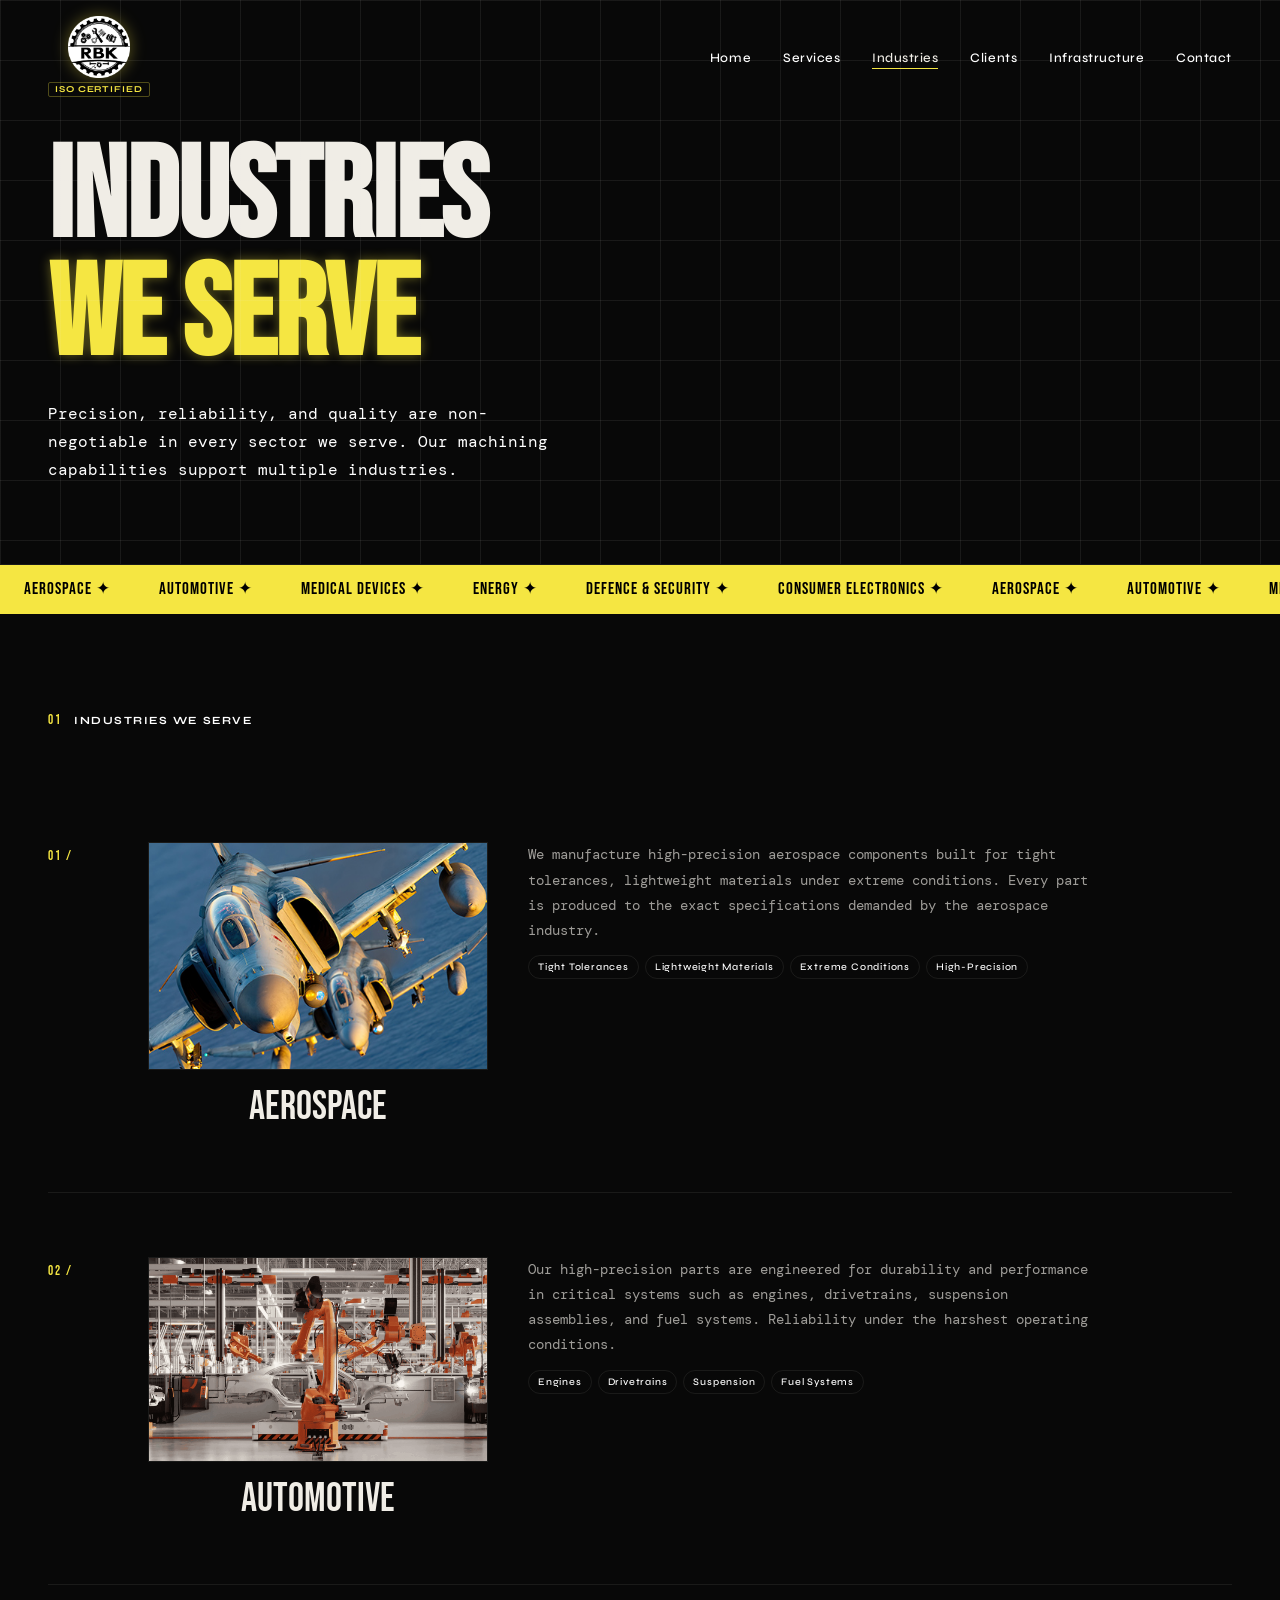
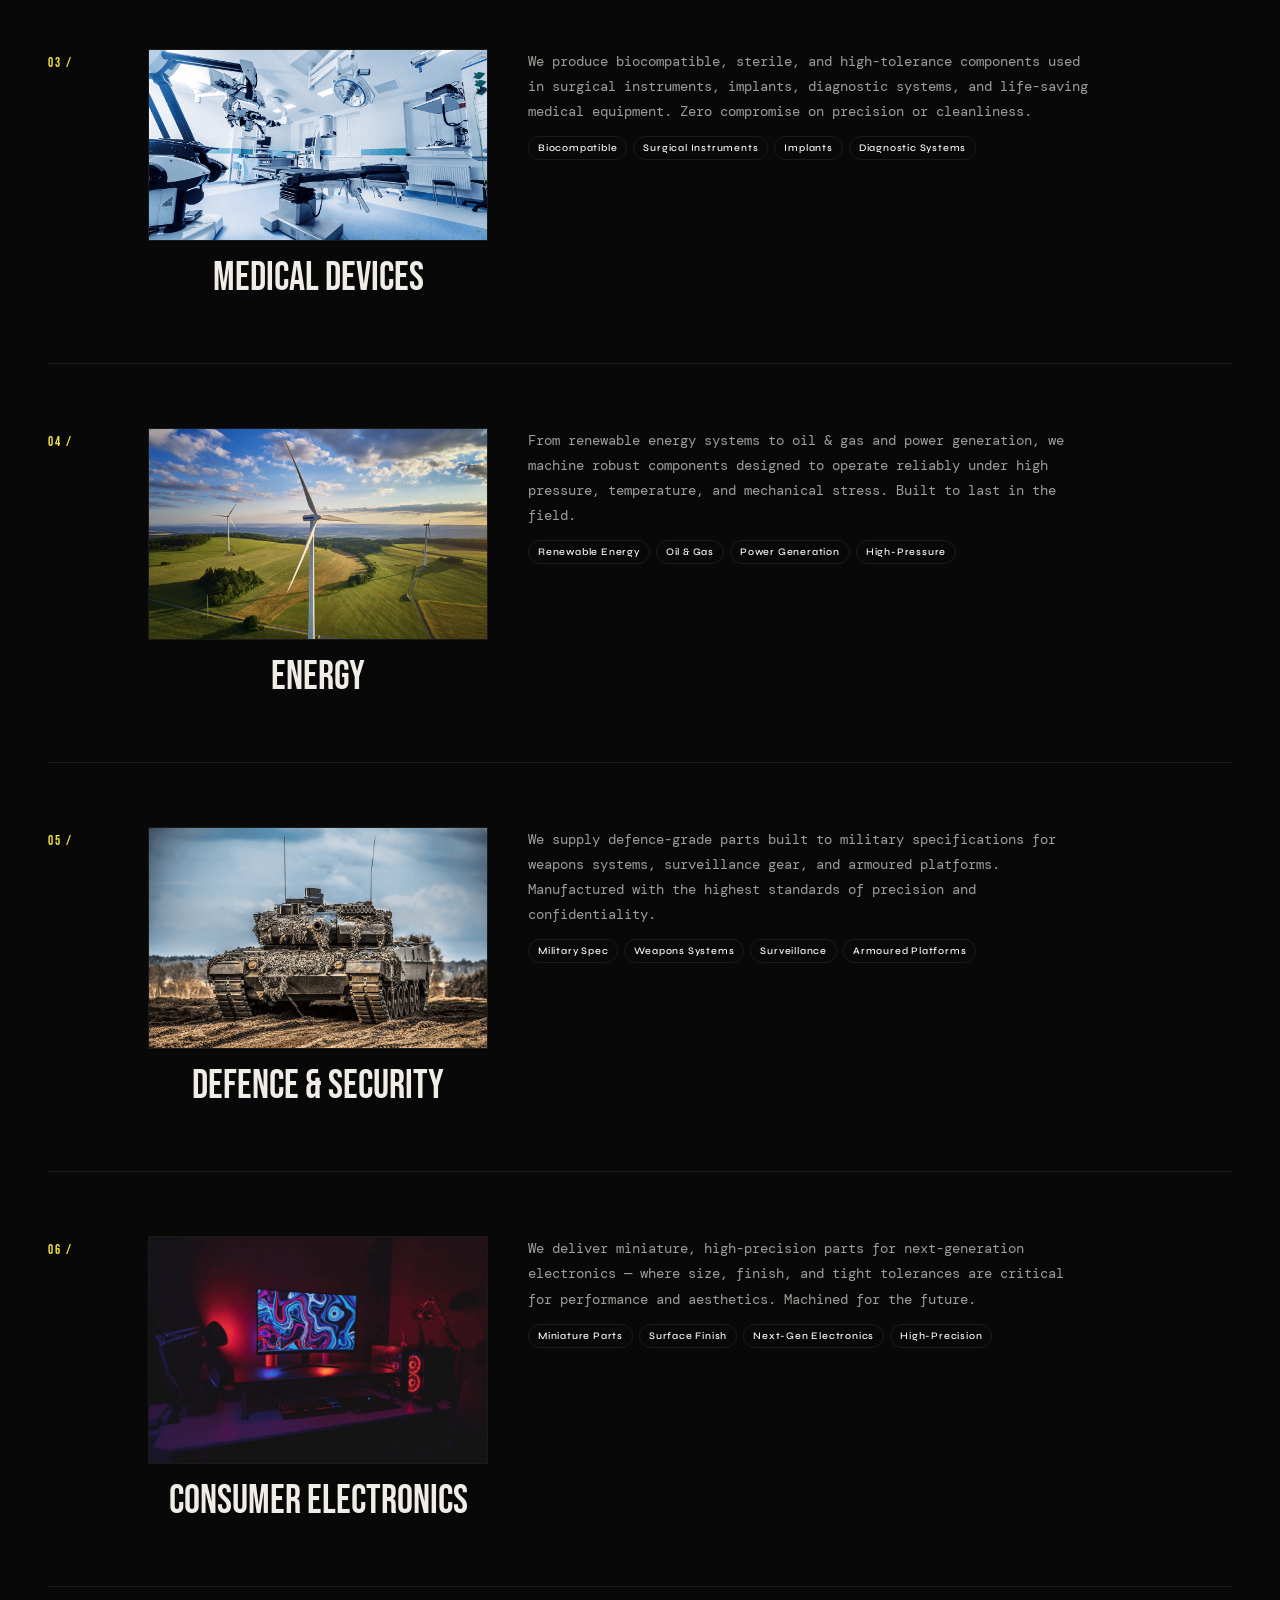
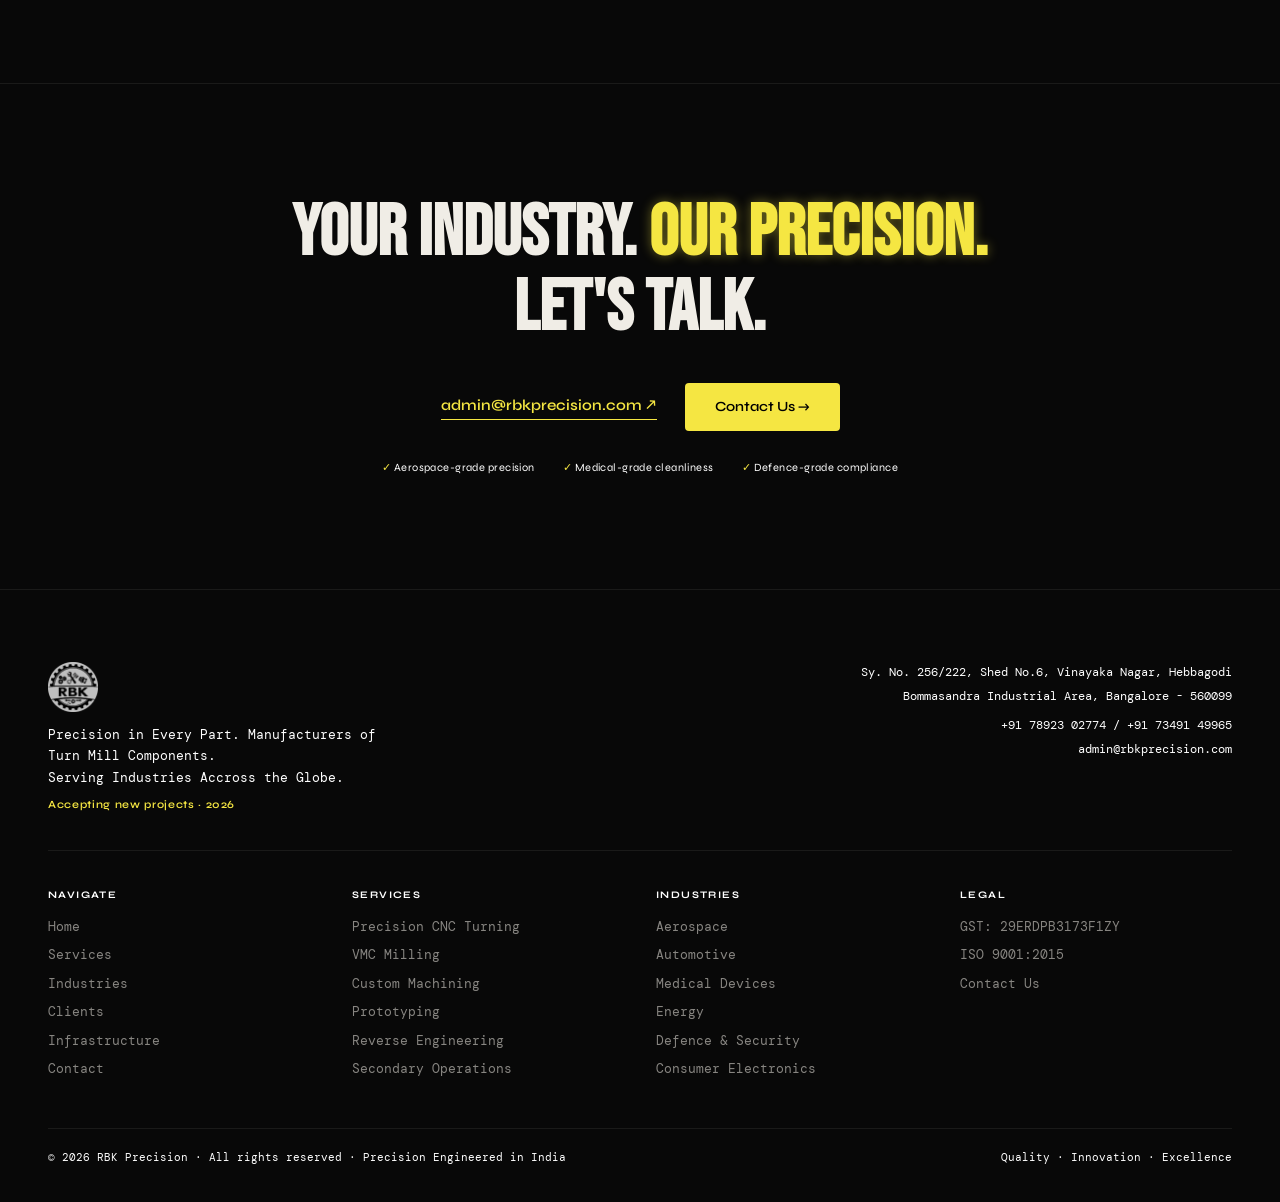
<file: industries.html>
<!DOCTYPE html>
<html lang="en">
<head>
    <meta charset="UTF-8">
    <meta name="viewport" content="width=device-width, initial-scale=1.0">
    <title>Industries — RBK Precision</title>
    <meta name="description" content="RBK Precision serves Aerospace, Automotive, Medical Devices, Energy, Defence and Consumer Electronics industries.">
    <link rel="preconnect" href="https://fonts.googleapis.com">
    <link rel="preconnect" href="https://fonts.gstatic.com" crossorigin>
    <link href="https://fonts.googleapis.com/css2?family=Bebas+Neue&family=DM+Mono:wght@300;400;500&family=Syne:wght@400;500;600;700;800&display=swap" rel="stylesheet">
    <link rel="stylesheet" href="global.css">
    <link rel="icon" type="image/png" href="Assets/Images/Favicon.png">
    <style>
        .industry-row {
            display: grid;
            /* Column size bumped from 260px to 340px for a much larger image display */
            grid-template-columns: 60px 340px 1fr;
            gap: 40px; /* Added explicit spacing between the columns */
            border-bottom: 1px solid var(--border);
            padding: 64px 0; /* Slightly increased padding to match the larger image scale */
            align-items: start;
            transition: background var(--t);
            cursor: default;
        }
        .industry-row:first-child { padding-top: 0; }
        .industry-row:hover { background: rgba(245,230,66,0.025); }
        .ind-num { font-family: var(--font-disp); font-size: 13px; color: var(--yellow); letter-spacing: 2px; padding-top: 4px; }
        
        .ind-name {
            font-family: var(--font-disp);
            font-size: clamp(24px, 3.5vw, 40px);
            line-height: 1.05;
            width: 100%;
            display: flex;
            flex-direction: column;
            align-items: center;
            text-align: center;
        }
        
        .ind-icon { 
            width: 100%;
            display: block; 
            margin-bottom: 16px; 
            line-height: 1; 
            border: 1px solid var(--border); /* Optional: clean frame border around your big images */
            overflow: hidden;
        }
        .ind-icon img {
            width: 100%;
            height: auto;
            object-fit: cover;
        }
        
        .ind-detail p {
            font-size: 14px; color: rgba(240,237,230,0.65);
            line-height: 1.8; margin-bottom: 12px; max-width: 560px;
        }
        .ind-detail .card-tags { margin-top: 4px; }

        @media (max-width: 1024px) {
            /* Adjust layout smoothly on small desktops / laptops */
            .industry-row { grid-template-columns: 40px 280px 1fr; gap: 24px; }
        }

        @media (max-width: 768px) {
            .industry-row { grid-template-columns: 1fr; gap: 20px; padding: 40px 0; }
            .ind-name { max-width: 100%; margin: 0 auto; }
        }
    </style>
</head>
<body>

<section class="page-hero">
    <h1>Industries<br><span class="highlit-text">We Serve</span></h1>
    <p>Precision, reliability, and quality are non-negotiable in every sector we serve. Our machining capabilities support multiple industries.</p>
</section>

<div class="ticker-wrap">
    <div class="ticker-track">
        <span>Aerospace ✦</span><span>Automotive ✦</span><span>Medical Devices ✦</span>
        <span>Energy ✦</span><span>Defence &amp; Security ✦</span><span>Consumer Electronics ✦</span>
        <span>Aerospace ✦</span><span>Automotive ✦</span><span>Medical Devices ✦</span>
        <span>Energy ✦</span><span>Defence &amp; Security ✦</span><span>Consumer Electronics ✦</span>
    </div>
</div>

<section class="section">
    <div class="section-label"><span class="sec-num">01</span><span class="sec-title">Industries We Serve</span></div>

    <div class="industry-row">
        <span class="ind-num">01 /</span>
        <div class="ind-name"><span class="ind-icon"><img src="Assets/Images/Industries/Aerospace.png" alt="Aerospace"></span>Aerospace</div>
        <div class="ind-detail">
            <p>We manufacture high-precision aerospace components built for tight tolerances, lightweight materials under extreme conditions. Every part is produced to the exact specifications demanded by the aerospace industry.</p>
            <div class="card-tags"><span>Tight Tolerances</span><span>Lightweight Materials</span><span>Extreme Conditions</span><span>High-Precision</span></div>
        </div>
    </div>

    <div class="industry-row">
        <span class="ind-num">02 /</span>
        <div class="ind-name"><span class="ind-icon"><img src="Assets/Images/Industries/Automotive.png" alt="Automotive"></span>Automotive</div>
        <div class="ind-detail">
            <p>Our high-precision parts are engineered for durability and performance in critical systems such as engines, drivetrains, suspension assemblies, and fuel systems. Reliability under the harshest operating conditions.</p>
            <div class="card-tags"><span>Engines</span><span>Drivetrains</span><span>Suspension</span><span>Fuel Systems</span></div>
        </div>
    </div>

    <div class="industry-row">
        <span class="ind-num">03 /</span>
        <div class="ind-name"><span class="ind-icon"><img src="Assets/Images/Industries/Medical.png" alt="Medical Devices"></span>Medical Devices</div>
        <div class="ind-detail">
            <p>We produce biocompatible, sterile, and high-tolerance components used in surgical instruments, implants, diagnostic systems, and life-saving medical equipment. Zero compromise on precision or cleanliness.</p>
            <div class="card-tags"><span>Biocompatible</span><span>Surgical Instruments</span><span>Implants</span><span>Diagnostic Systems</span></div>
        </div>
    </div>

    <div class="industry-row">
        <span class="ind-num">04 /</span>
        <div class="ind-name"><span class="ind-icon"><img src="Assets/Images/Industries/Energy.png" alt="Energy"></span>Energy</div>
        <div class="ind-detail">
            <p>From renewable energy systems to oil &amp; gas and power generation, we machine robust components designed to operate reliably under high pressure, temperature, and mechanical stress. Built to last in the field.</p>
            <div class="card-tags"><span>Renewable Energy</span><span>Oil &amp; Gas</span><span>Power Generation</span><span>High-Pressure</span></div>
        </div>
    </div>

    <div class="industry-row">
        <span class="ind-num">05 /</span>
        <div class="ind-name"><span class="ind-icon"><img src="Assets/Images/Industries/Defence.png" alt="Defence"></span>Defence &amp; Security</div>
        <div class="ind-detail">
            <p>We supply defence-grade parts built to military specifications for weapons systems, surveillance gear, and armoured platforms. Manufactured with the highest standards of precision and confidentiality.</p>
            <div class="card-tags"><span>Military Spec</span><span>Weapons Systems</span><span>Surveillance</span><span>Armoured Platforms</span></div>
        </div>
    </div>

    <div class="industry-row">
        <span class="ind-num">06 /</span>
        <div class="ind-name"><span class="ind-icon"><img src="Assets/Images/Industries/Consumer.png" alt="Consumer Electronics"></span>Consumer Electronics</div>
        <div class="ind-detail">
            <p>We deliver miniature, high-precision parts for next-generation electronics — where size, finish, and tight tolerances are critical for performance and aesthetics. Machined for the future.</p>
            <div class="card-tags"><span>Miniature Parts</span><span>Surface Finish</span><span>Next-Gen Electronics</span><span>High-Precision</span></div>
        </div>
    </div>

</section>

<section class="cta-section">
    <div class="cta-inner">
        <h2>Your industry. <span class="highlit-text">Our precision.</span><br>Let's talk.</h2>
        <div class="cta-links">
            <a href="mailto:admin@rbkprecision.com" class="cta-email">admin@rbkprecision.com ↗</a>
            <a href="contact.html" class="cta-btn">Contact Us →</a>
        </div>
        <div class="cta-assurances">
            <span>Aerospace-grade precision</span>
            <span>Medical-grade cleanliness</span>
            <span>Defence-grade compliance</span>
        </div>
    </div>
</section>

<script src="nav.js"></script>
</body>
</html>
</file>
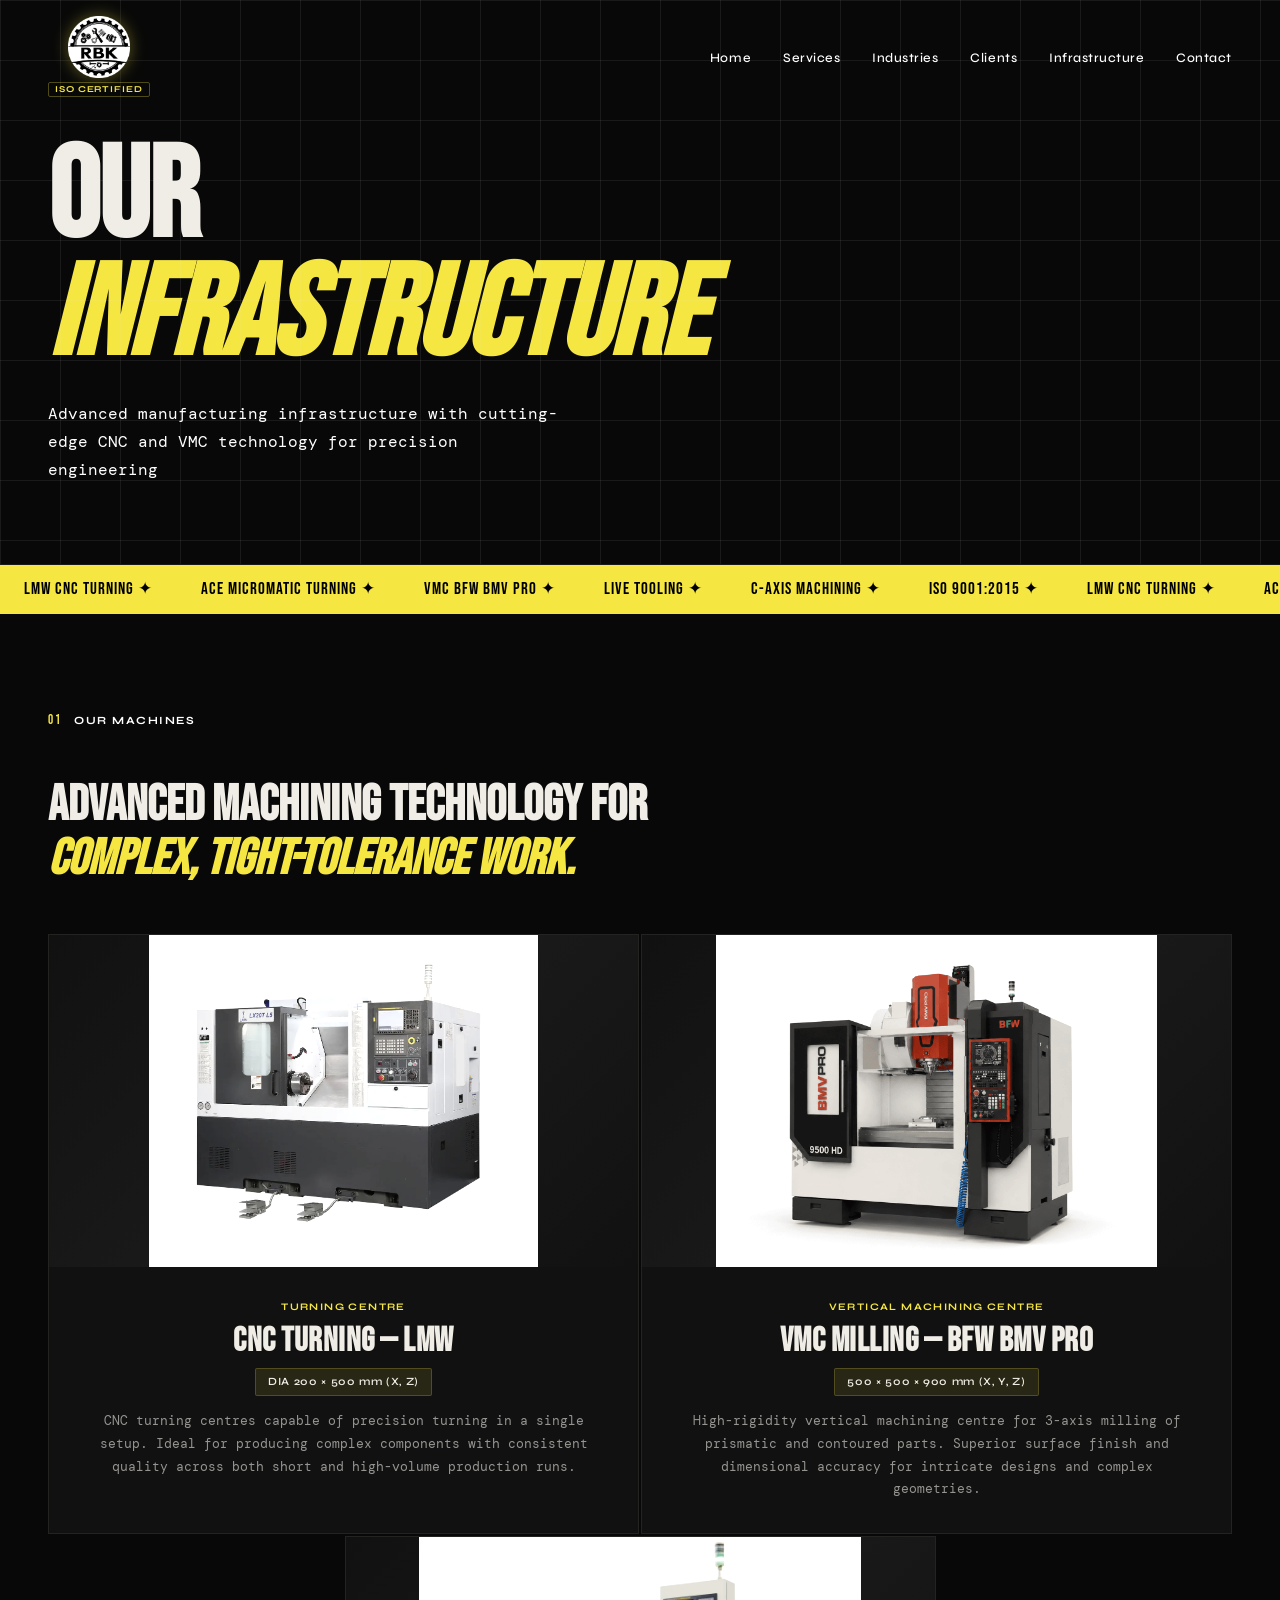
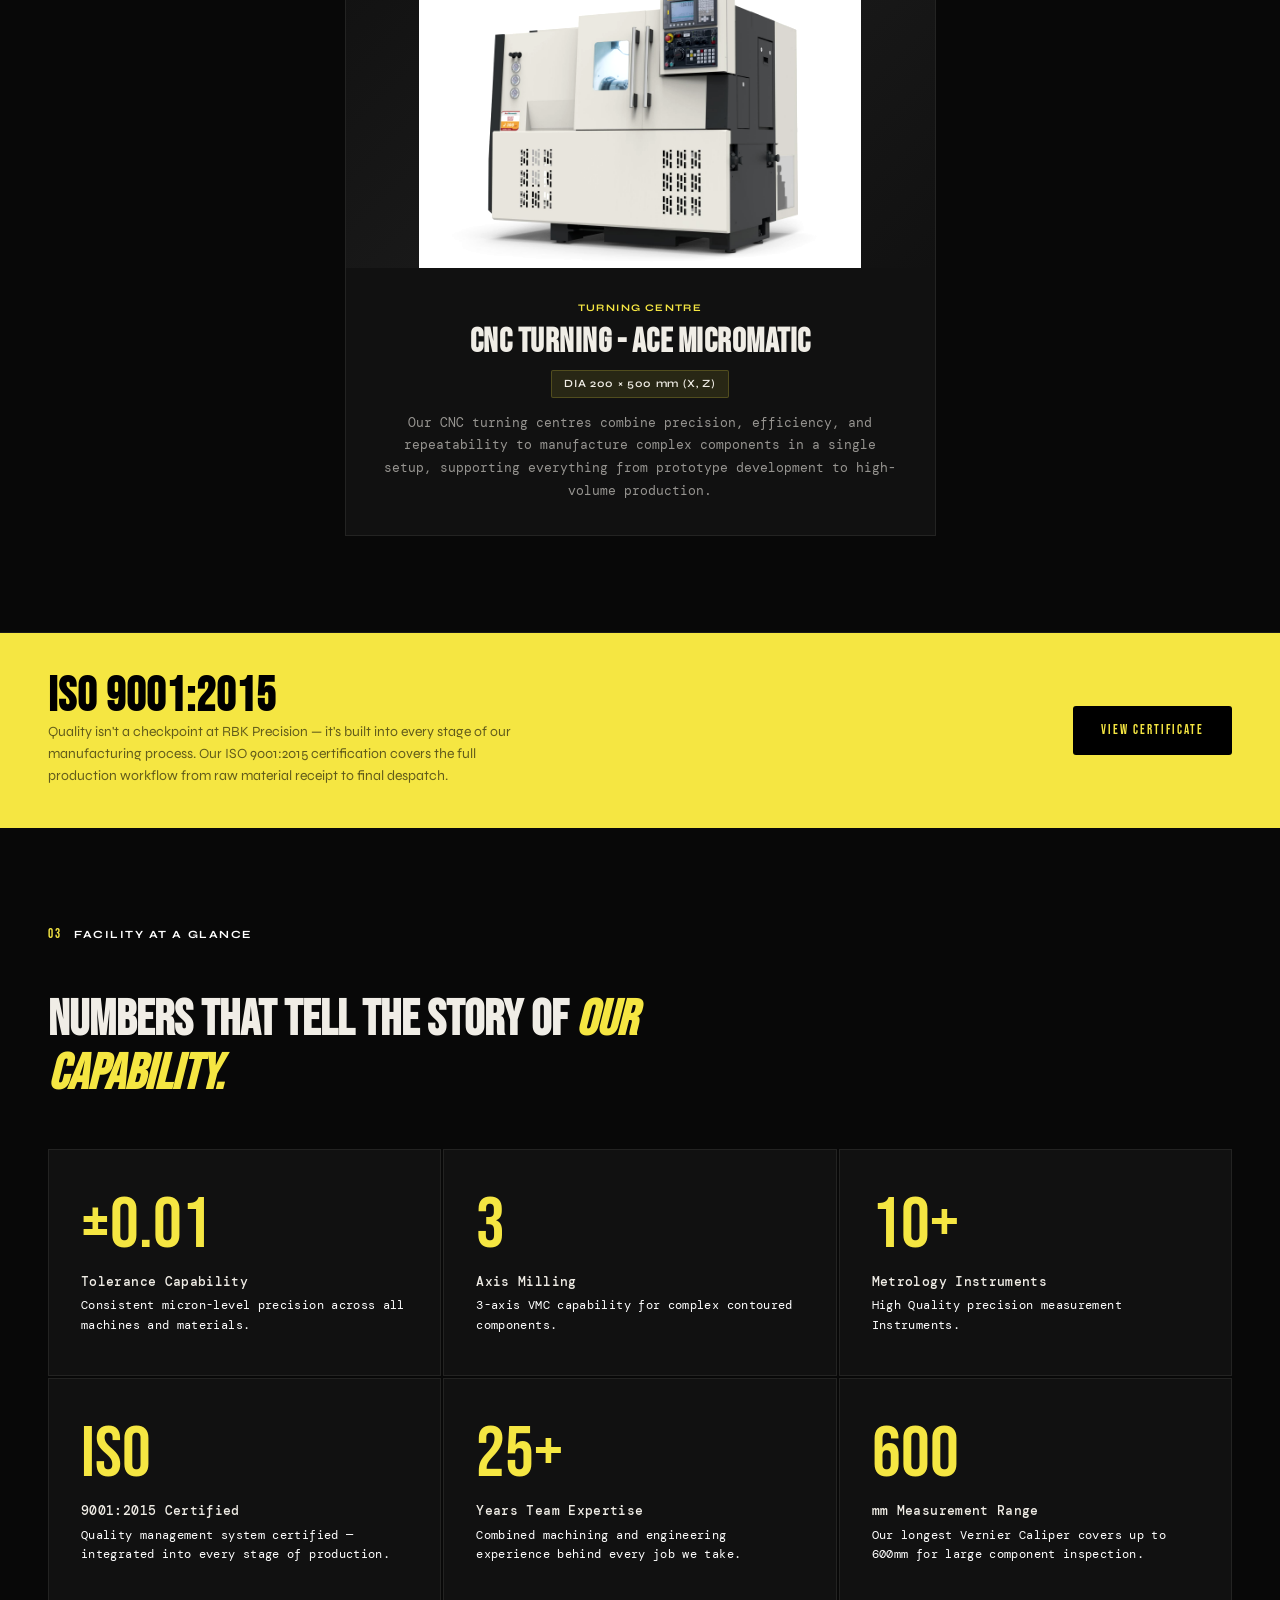
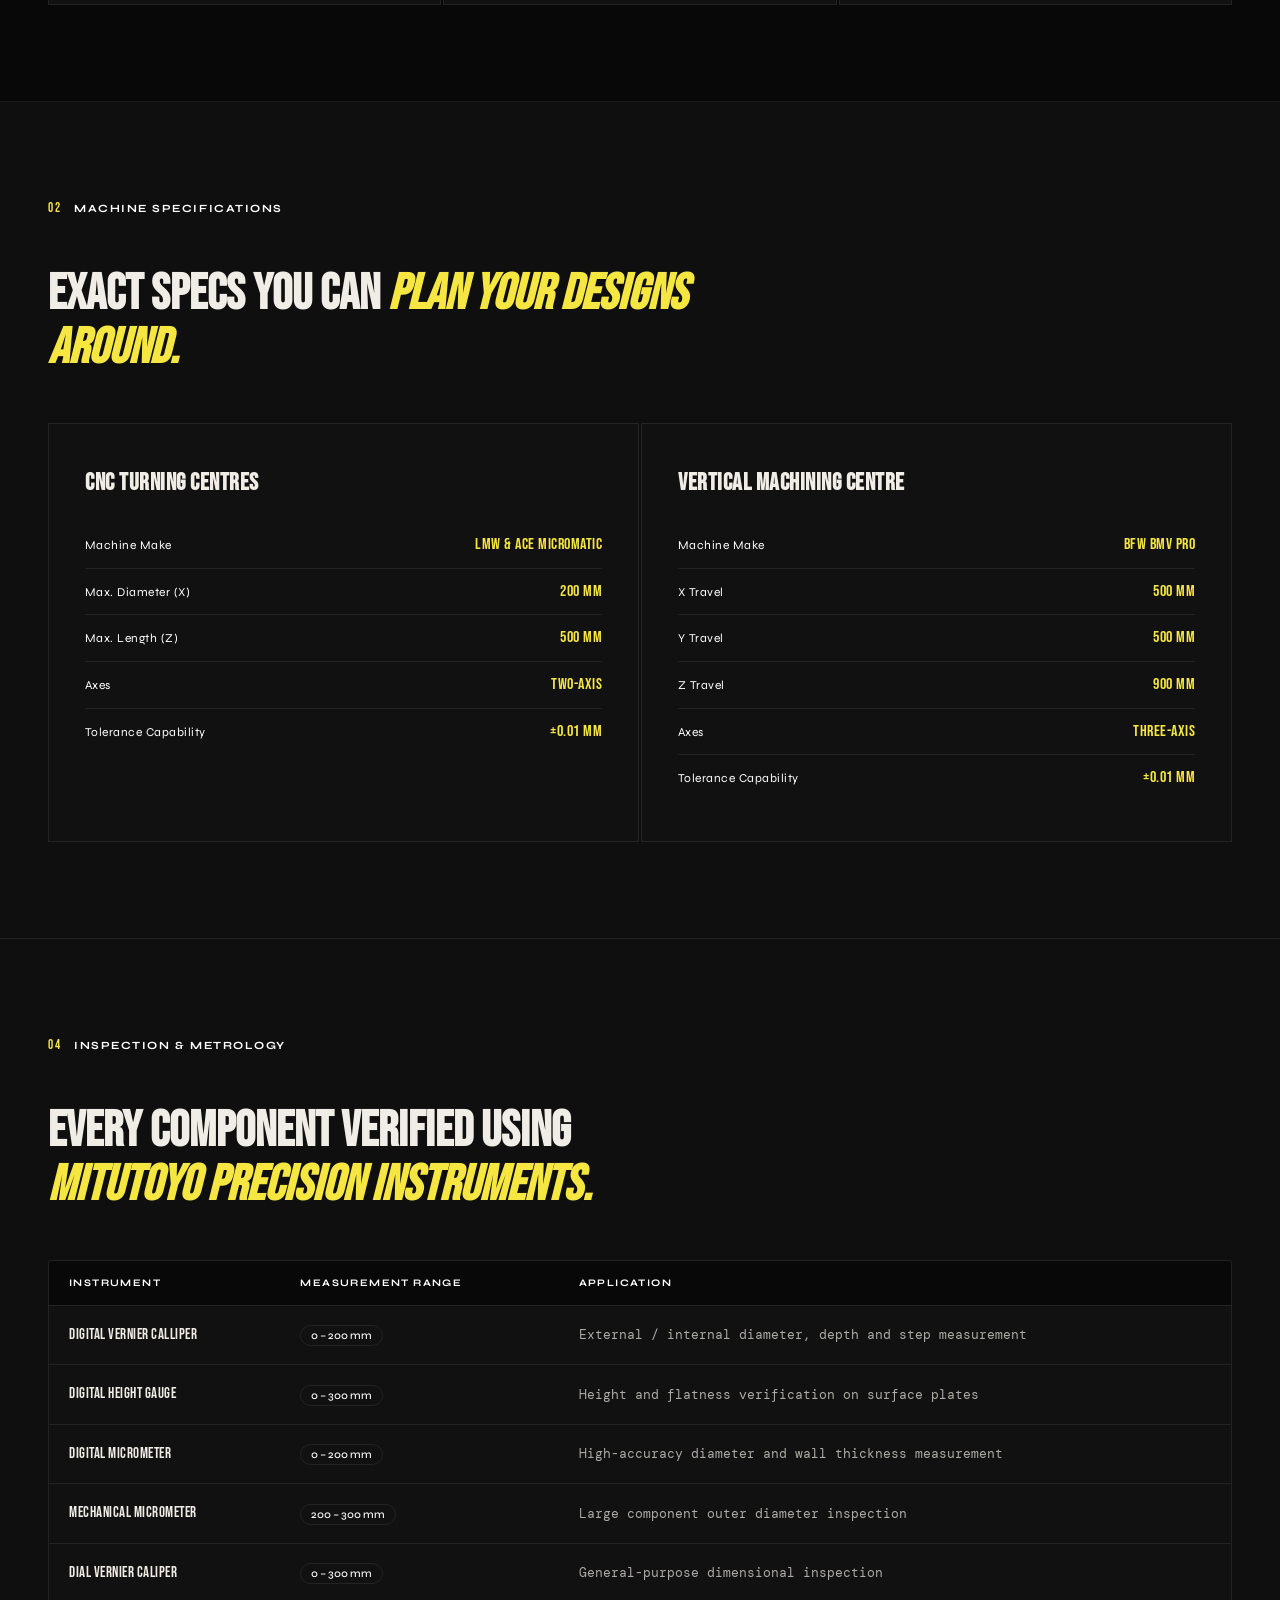
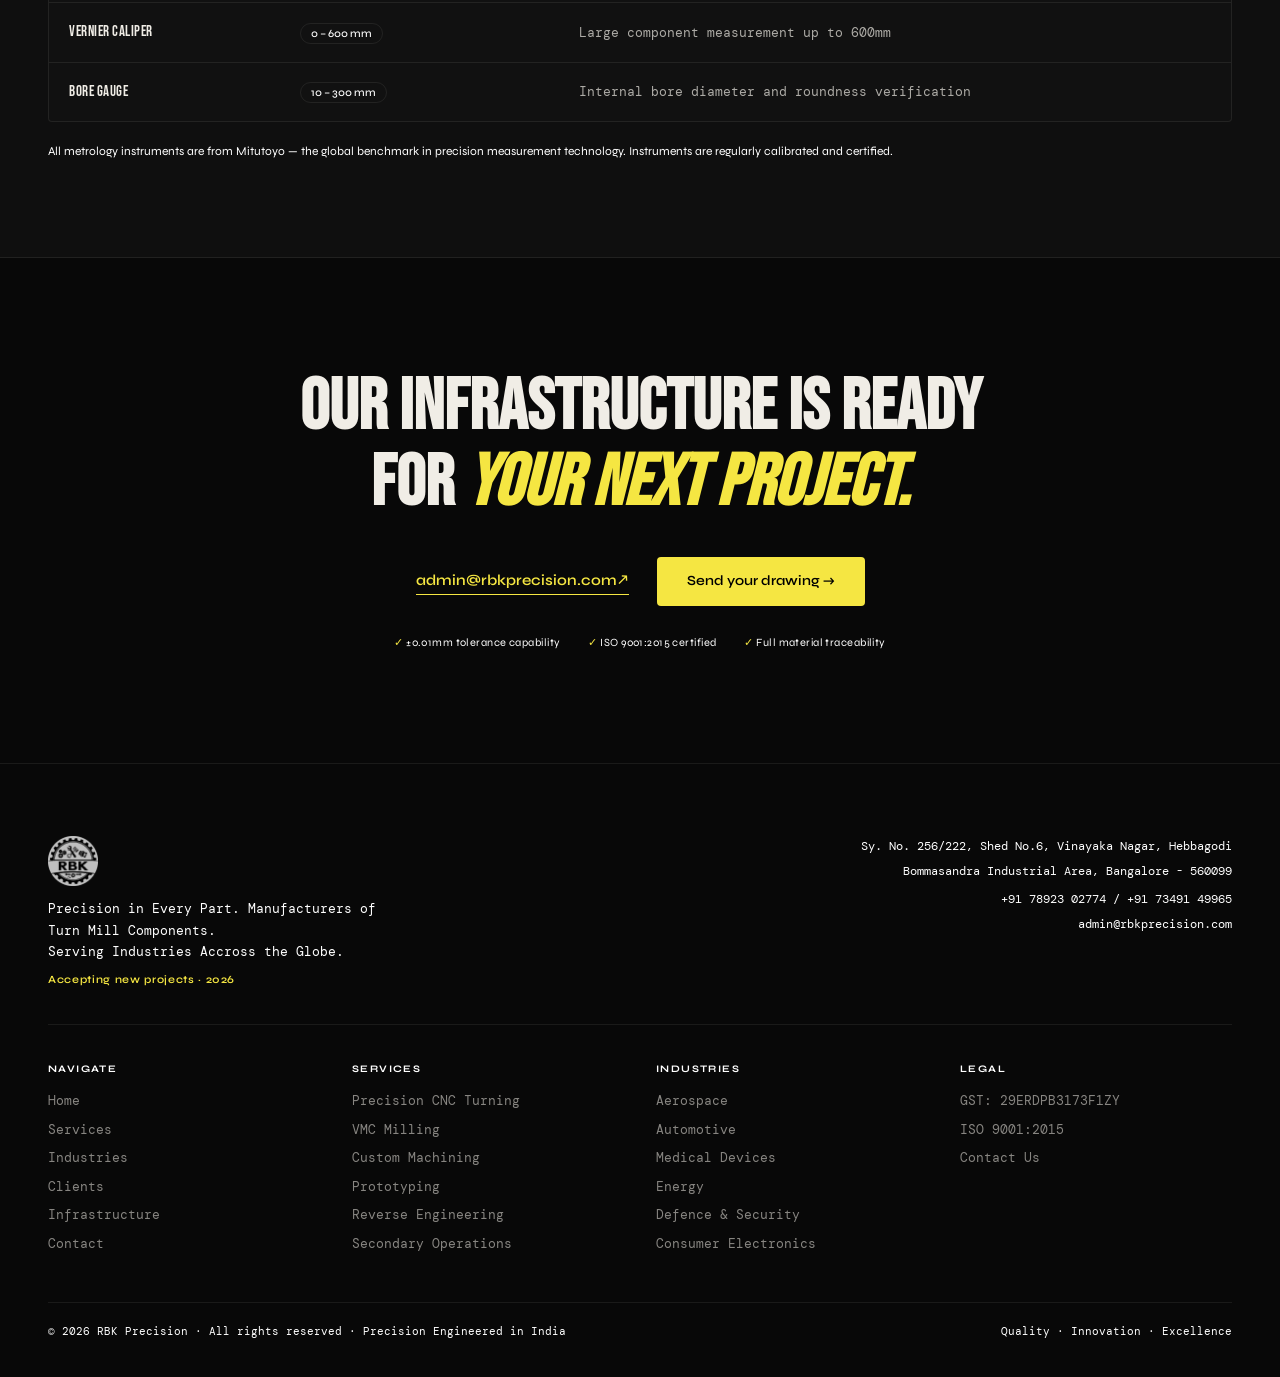
<file: Infrastructure.html>
<!DOCTYPE html>
<html lang="en">
<head>
    <meta charset="UTF-8">
    <meta name="viewport" content="width=device-width, initial-scale=1.0">
    <title>Infrastructure — RBK Precision</title>
    <meta name="description" content="RBK Precision infrastructure — CNC lathes, VMC milling centres, robotic automation, and Mitutoyo metrology instruments. State-of-the-art machining facility in Bangalore.">
    <link rel="preconnect" href="https://fonts.googleapis.com">
    <link rel="preconnect" href="https://fonts.gstatic.com" crossorigin>
    <link href="https://fonts.googleapis.com/css2?family=Bebas+Neue&family=DM+Mono:wght@300;400;500&family=Syne:wght@400;500;600;700;800&display=swap" rel="stylesheet">
    <link rel="stylesheet" href="global.css">
    <style>
        /* ── MACHINE SHOWCASE ─────────────────────── */
        .machine-showcase {
            display: grid;
            grid-template-columns: 1fr 1fr;
            gap: 2px;
        }
        .machine-hero-card {
            background: var(--bg-card);
            border: 1px solid var(--border);
            padding: 0;
            overflow: hidden;
            position: relative;
            transition: background var(--t);
        }
        .machine-hero-card:hover { background: #181818; }
        
        /* TARGET THE THIRD ODD CARD ONLY: 
           Spans full grid width width-wise, but shrinks and centers itself visually */
        .machine-hero-card:nth-child(3) {
            grid-column: 1 / -1; 
            width: calc(50% - 1px);
            margin: 0 auto;
        }

        .machine-img-area {
            aspect-ratio: 16/9;
            background: var(--bg);
            position: relative;
            overflow: hidden;
            display: flex;
            align-items: center;
            justify-content: center;
        }
        .machine-img-area img {
            width: 100%; height: 100%;
            object-fit: contain; /* Keeps entire product frame visible */
            filter: grayscale(20%) contrast(1.1);
            transition: transform 0.6s ease;
        }
        .machine-hero-card:hover .machine-img-area img { transform: scale(1.04); }
        .machine-img-placeholder {
            width: 100%; height: 100%;
            background: linear-gradient(135deg, #111 0%, #1a1a1a 50%, #111 100%);
            display: flex; align-items: center; justify-content: center;
            font-family: var(--font-disp);
            font-size: 80px;
            color: rgba(245,230,66,0.08);
            letter-spacing: 4px;
        }
        .machine-info {
            padding: 32px 36px;
            display: flex;
            flex-direction: column;
            align-items: center;
            text-align: center;
        }
        .machine-brand {
            font-family: var(--font-ui);
            font-size: 10px;
            font-weight: 700;
            letter-spacing: 0.14em;
            text-transform: uppercase;
            color: var(--yellow);
            margin-bottom: 8px;
            display: block;
        }
        .machine-title {
            font-family: var(--font-disp);
            font-size: clamp(22px, 3vw, 34px);
            letter-spacing: 0.5px;
            line-height: 1.05;
            margin-bottom: 10px;
        }
        .machine-spec-tag {
            display: inline-block;
            font-family: var(--font-ui);
            font-size: 11px;
            font-weight: 600;
            color: var(--off-white);
            background: rgba(245,230,66,0.1);
            border: 1px solid rgba(245,230,66,0.2);
            padding: 4px 12px;
            border-radius: 2px;
            margin-bottom: 14px;
            letter-spacing: 0.06em;
        }
        .machine-desc {
            font-size: 13px;
            color: rgba(240,237,230,0.6);
            line-height: 1.75;
        }
        /* ── Responsive Viewports ─────────────────── */
        @media (max-width: 1024px) {
            .machine-showcase { grid-template-columns: 1fr; }
            .machine-hero-card:nth-child(3) {
                width: 100%;
            }
            .facility-facts { grid-template-columns: repeat(2,1fr); }
            .specs-grid { grid-template-columns: 1fr; }
        }

        /* ── FACILITY STATS ───────────────────────── */
        .facility-facts {
            display: grid;
            grid-template-columns: repeat(3, 1fr);
            gap: 2px;
        }
        .fact-item {
            background: var(--bg-card);
            border: 1px solid var(--border);
            padding: 40px 32px;
            position: relative;
        }
        .fact-num {
            font-family: var(--font-disp);
            font-size: clamp(44px, 6vw, 72px);
            line-height: 1;
            color: var(--yellow);
            display: block;
            margin-bottom: 10px;
        }
        .fact-label {
            font-size: 12px;
            color: var(--muted);
            line-height: 1.6;
            letter-spacing: 0.03em;
        }
        .fact-label strong {
            display: block;
            color: var(--off-white);
            font-weight: 500;
            margin-bottom: 4px;
            font-size: 13px;
        }

        /* ── INSTRUMENTS TABLE ───────────────────── */
        .instruments-table {
            width: 100%;
            border-collapse: collapse;
        }
        .instruments-table th {
            font-family: var(--font-ui);
            font-size: 10px;
            font-weight: 700;
            letter-spacing: 0.14em;
            text-transform: uppercase;
            color: var(--muted);
            padding: 14px 20px;
            text-align: left;
            border-bottom: 1px solid var(--border);
            background: var(--bg);
        }
        .instruments-table td {
            padding: 18px 20px;
            font-size: 13px;
            color: rgba(240,237,230,0.7);
            border-bottom: 1px solid var(--border);
            line-height: 1.5;
        }
        .instruments-table tr:last-child td { border-bottom: none; }
        .instruments-table tr:hover td { background: rgba(245,230,66,0.025); }
        .instruments-table td:first-child {
            font-family: var(--font-disp);
            font-size: 15px;
            color: var(--off-white);
            letter-spacing: 0.5px;
        }
        .instruments-table td .inst-brand {
            font-family: var(--font-ui);
            font-size: 10px;
            font-weight: 600;
            color: var(--yellow);
            letter-spacing: 0.1em;
            text-transform: uppercase;
            display: block;
            margin-bottom: 4px;
        }
        .range-badge {
            font-family: var(--font-ui);
            font-size: 11px;
            font-weight: 500;
            color: var(--muted);
            border: 1px solid var(--border);
            padding: 3px 10px;
            border-radius: 100px;
            white-space: nowrap;
        }

        /* ── CAPABILITY SPECS ─────────────────────── */
        .specs-grid {
            display: grid;
            grid-template-columns: repeat(2, 1fr);
            gap: 2px;
        }
        .spec-block {
            background: var(--bg-card);
            border: 1px solid var(--border);
            padding: 40px 36px;
        }
        .spec-block h4 {
            font-family: var(--font-disp);
            font-size: 24px;
            letter-spacing: 0.5px;
            margin-bottom: 20px;
            color: var(--off-white);
        }
        .specs-grid .spec-block {
            text-align: left; /* Keep detailed tracking alignments readable */
        }
        .spec-row {
            display: flex;
            justify-content: space-between;
            align-items: baseline;
            padding: 10px 0;
            border-bottom: 1px solid var(--border);
            gap: 16px;
        }
        .spec-row:last-child { border-bottom: none; }
        .spec-key {
            font-size: 12px;
            color: var(--muted);
            font-family: var(--font-ui);
            letter-spacing: 0.04em;
        }
        .spec-val {
            font-family: var(--font-disp);
            font-size: 16px;
            color: var(--yellow);
            letter-spacing: 0.5px;
            text-align: right;
        }

        /* ── ISO BAND ─────────────────────────────── */
        .iso-band {
            background: var(--yellow);
            padding: 40px 48px;
            display: flex;
            align-items: center;
            justify-content: space-between;
            gap: 28px;
            flex-wrap: wrap;
        }
        .iso-band h3 {
            font-family: var(--font-disp);
            font-size: clamp(24px, 4vw, 48px);
            color: #000;
            line-height: 1;
            letter-spacing: 1px;
        }
        .iso-band p {
            font-family: var(--font-ui);
            font-size: 14px;
            color: rgba(0,0,0,0.6);
            max-width: 480px;
        }
        .iso-cert-badge {
            font-family: var(--font-disp);
            font-size: 13px;
            letter-spacing: 2px;
            background: #000;
            color: var(--yellow);
            padding: 14px 28px;
            border-radius: 3px;
            flex-shrink: 0;
            display: inline-block;
            text-decoration: none;
            cursor: pointer;
            transition: opacity var(--t), transform var(--t);
        }
        .iso-cert-badge:hover {
            opacity: 0.85;
            transform: translateY(-2px);
        }

        @media (max-width: 1024px) {
            .machine-showcase { 
                grid-template-columns: 1fr; 
                max-width: 650px;
                margin: 0 auto;
            }
            .facility-facts { grid-template-columns: repeat(2,1fr); }
            .specs-grid { grid-template-columns: 1fr; }
        }
        @media (max-width: 768px) {
            .facility-facts { grid-template-columns: 1fr; }
            .iso-band { flex-direction: column; align-items: flex-start; }
            .instruments-table { font-size: 12px; }
            .instruments-table th, .instruments-table td { padding: 12px 14px; }
        }
    </style>
</head>
<body>

<section class="page-hero">
    <h1>Our<br><em>Infrastructure</em></h1>
    <p>Advanced manufacturing infrastructure with cutting-edge CNC and VMC technology for precision engineering</p>
</section>

<div class="ticker-wrap">
    <div class="ticker-track">
        <span>LMW CNC Turning ✦</span><span>ACE Micromatic Turning ✦</span><span>VMC BFW BMV Pro ✦</span>
        <span>Live Tooling ✦</span><span>C-Axis Machining ✦</span>
        <span>ISO 9001:2015 ✦</span>
        <span>LMW CNC Turning ✦</span><span>ACE Micromatic Turning ✦</span><span>VMC BFW BMV Pro ✦</span>
        <span>Live Tooling ✦</span><span>C-Axis Machining ✦</span>
        <span>ISO 9001:2015 ✦</span>
    </div>
</div>

<section class="section">
    <div class="section-label"><span class="sec-num">01</span><span class="sec-title">Our Machines</span></div>
    <h2 class="section-h2">Advanced machining technology for <em>complex, tight-tolerance work.</em></h2>

    <div class="machine-showcase">
        <div class="machine-hero-card">
            <div class="machine-img-area">
                <div class="machine-img-placeholder">
                    <img src="Assets/Images/Infrastructure/CNC Machine.png" alt="LMW CNC Turning Centre">
                </div>
            </div>
            <div class="machine-info">
                <span class="machine-brand">Turning Centre</span>
                <h3 class="machine-title">CNC Turning — LMW</h3>
                <span class="machine-spec-tag">DIA 200 × 500 mm (X, Z)</span>
                <p class="machine-desc">CNC turning centres capable of precision turning in a single setup. Ideal for producing complex components with consistent quality across both short and high-volume production runs.</p>
            </div>
        </div>
        <div class="machine-hero-card">
            <div class="machine-img-area">
                <div class="machine-img-placeholder">
                    <img src="Assets/Images/Infrastructure/VMC-BFW.png" alt="BFW BMV PRO Vertical Machining Centre">
                </div>
            </div>
            <div class="machine-info">
                <span class="machine-brand">Vertical Machining Centre</span>
                <h3 class="machine-title">VMC Milling — BFW BMV PRO</h3>
                <span class="machine-spec-tag">500 × 500 × 900 mm (X, Y, Z)</span>
                <p class="machine-desc">High-rigidity vertical machining centre for 3-axis milling of prismatic and contoured parts. Superior surface finish and dimensional accuracy for intricate designs and complex geometries.</p>
            </div>
        </div>
        <div class="machine-hero-card">
            <div class="machine-img-area">
                <div class="machine-img-placeholder">
                    <img src="Assets/Images/Infrastructure/ACE Machine.png" alt="ACE Micromatic CNC Turning Centre">
                </div>
            </div>
            <div class="machine-info">
                <span class="machine-brand">Turning Centre</span>
                <h3 class="machine-title">CNC Turning - ACE MICROMATIC</h3>
                <span class="machine-spec-tag">DIA 200 × 500 mm (X, Z)</span>
                <p class="machine-desc">Our CNC turning centres combine precision, efficiency, and repeatability to manufacture complex components in a single setup, supporting everything from prototype development to high-volume production.</p>
            </div>  
        </div>
    </div>
</section>

<div class="iso-band">
    <div>
        <h3>ISO 9001:2015</h3>
        <p>Quality isn't a checkpoint at RBK Precision — it's built into every stage of our manufacturing process. Our ISO 9001:2015 certification covers the full production workflow from raw material receipt to final despatch.</p>
    </div>
    <a href="ISO Certification.pdf" target="_blank" rel="noopener" class="iso-cert-badge">VIEW CERTIFICATE</a>
</div>


<section class="section">
    <div class="section-label"><span class="sec-num">03</span><span class="sec-title">Facility At a Glance</span></div>
    <h2 class="section-h2">Numbers that tell the story of <em>our capability.</em></h2>
    <div class="facility-facts">
        <div class="fact-item">
            <span class="fact-num">±0.01</span>
            <div class="fact-label">
                <strong>Tolerance Capability</strong>
                Consistent micron-level precision across all machines and materials.
            </div>
        </div>
        <div class="fact-item">
            <span class="fact-num">3</span>
            <div class="fact-label">
                <strong>Axis Milling</strong>
                3-axis VMC capability for complex contoured components.
            </div>
        </div>
        <div class="fact-item">
            <span class="fact-num">10+</span>
            <div class="fact-label">
                <strong>Metrology Instruments</strong>
                High Quality precision measurement Instruments.
            </div>
        </div>
        <div class="fact-item">
            <span class="fact-num">ISO</span>
            <div class="fact-label">
                <strong>9001:2015 Certified</strong>
                Quality management system certified — integrated into every stage of production.
            </div>
        </div>
        <div class="fact-item">
            <span class="fact-num">25+</span>
            <div class="fact-label">
                <strong>Years Team Expertise</strong>
                Combined machining and engineering experience behind every job we take.
            </div>
        </div>
        <div class="fact-item">
            <span class="fact-num">600</span>
            <div class="fact-label">
                <strong>mm Measurement Range</strong>
                Our longest Vernier Caliper covers up to 600mm for large component inspection.
            </div>
        </div>
    </div>
</section>


<section class="section alt">
    <div class="section-label"><span class="sec-num">02</span><span class="sec-title">Machine Specifications</span></div>
    <h2 class="section-h2">Exact specs you can <em>plan your designs around.</em></h2>
    <div class="specs-grid">
        <div class="spec-block">
            <h4>CNC Turning Centres</h4>
            <div class="spec-row">
                <span class="spec-key">Machine Make</span>
                <span class="spec-val">LMW &amp; ACE Micromatic</span>
            </div>
            <div class="spec-row">
                <span class="spec-key">Max. Diameter (X)</span>
                <span class="spec-val">200 mm</span>
            </div>
            <div class="spec-row">
                <span class="spec-key">Max. Length (Z)</span>
                <span class="spec-val">500 mm</span>
            </div>
            <div class="spec-row">
                <span class="spec-key">Axes</span>
                <span class="spec-val">two-Axis</span>
            </div>
            <div class="spec-row">
                <span class="spec-key">Tolerance Capability</span>
                <span class="spec-val">±0.01 mm</span>
            </div>
            
        </div>
        <div class="spec-block">
            <h4>Vertical Machining Centre</h4>
            <div class="spec-row">
                <span class="spec-key">Machine Make</span>
                <span class="spec-val">BFW BMV PRO</span>
            </div>
            <div class="spec-row">
                <span class="spec-key">X Travel</span>
                <span class="spec-val">500 mm</span>
            </div>
            <div class="spec-row">
                <span class="spec-key">Y Travel</span>
                <span class="spec-val">500 mm</span>
            </div>
            <div class="spec-row">
                <span class="spec-key">Z Travel</span>
                <span class="spec-val">900 mm</span>
            </div>
            <div class="spec-row">
                <span class="spec-key">Axes </span>
                <span class="spec-val">Three-Axis</span>
            </div>
            <div class="spec-row">
                <span class="spec-key">Tolerance Capability</span>
                <span class="spec-val">±0.01 mm</span>
            </div>
        </div>
    </div>
</section>

<section class="section alt">
    <div class="section-label"><span class="sec-num">04</span><span class="sec-title">Inspection &amp; Metrology</span></div>
    <h2 class="section-h2">Every component verified using <em>Mitutoyo precision instruments.</em></h2>
    <div style="background: var(--bg-card); border: 1px solid var(--border); overflow: hidden; border-radius: 4px;">
        <table class="instruments-table">
            <thead>
                <tr>
                    <th>Instrument</th>
                    <th>Measurement Range</th>
                    <th>Application</th>
                </tr>
            </thead>
            <tbody>
                <tr>
                    <td>Digital Vernier Calliper</td>
                    <td><span class="range-badge">0 – 200 mm</span></td>
                    <td>External / internal diameter, depth and step measurement</td>
                </tr>
                <tr>
                    <td>Digital Height Gauge</td>
                    <td><span class="range-badge">0 – 300 mm</span></td>
                    <td>Height and flatness verification on surface plates</td>
                </tr>
                <tr>
                    <td>Digital Micrometer</td>
                    <td><span class="range-badge">0 – 200 mm</span></td>
                    <td>High-accuracy diameter and wall thickness measurement</td>
                </tr>
                <tr>
                    <td>Mechanical Micrometer</td>
                    <td><span class="range-badge">200 – 300 mm</span></td>
                    <td>Large component outer diameter inspection</td>
                </tr>
                <tr>
                    <td>Dial Vernier Caliper</td>
                    <td><span class="range-badge">0 – 300 mm</span></td>
                    <td>General-purpose dimensional inspection</td>
                </tr>
                <tr>
                    <td>Vernier Caliper</td>
                    <td><span class="range-badge">0 – 600 mm</span></td>
                    <td>Large component measurement up to 600mm</td>
                </tr>
                <tr>
                    <td>Bore Gauge</td>
                    <td><span class="range-badge">10 – 300 mm</span></td>
                    <td>Internal bore diameter and roundness verification</td>
                </tr>
            </tbody>
        </table>
    </div>
    <p style="margin-top: 20px; font-size: 12px; color: var(--muted); font-family: var(--font-ui);">All metrology instruments are from Mitutoyo — the global benchmark in precision measurement technology. Instruments are regularly calibrated and certified.</p>
</section>

<section class="cta-section">
    <div class="cta-inner">
        <h2>Our infrastructure is ready<br>for <em>your next project.</em></h2>
        <div class="cta-links">
            <a href="mailto:admin@rbkprecision.com" class="cta-email">admin@rbkprecision.com↗</a>
            <a href="contact.html" class="cta-btn">Send your drawing →</a>
        </div>
        <div class="cta-assurances">
            <span>±0.01mm tolerance capability</span>
            <span>ISO 9001:2015 certified</span>
            <span>Full material traceability</span>
        </div>
    </div>
</section>

<script src="nav.js"></script>
</body>
</html>
</file>
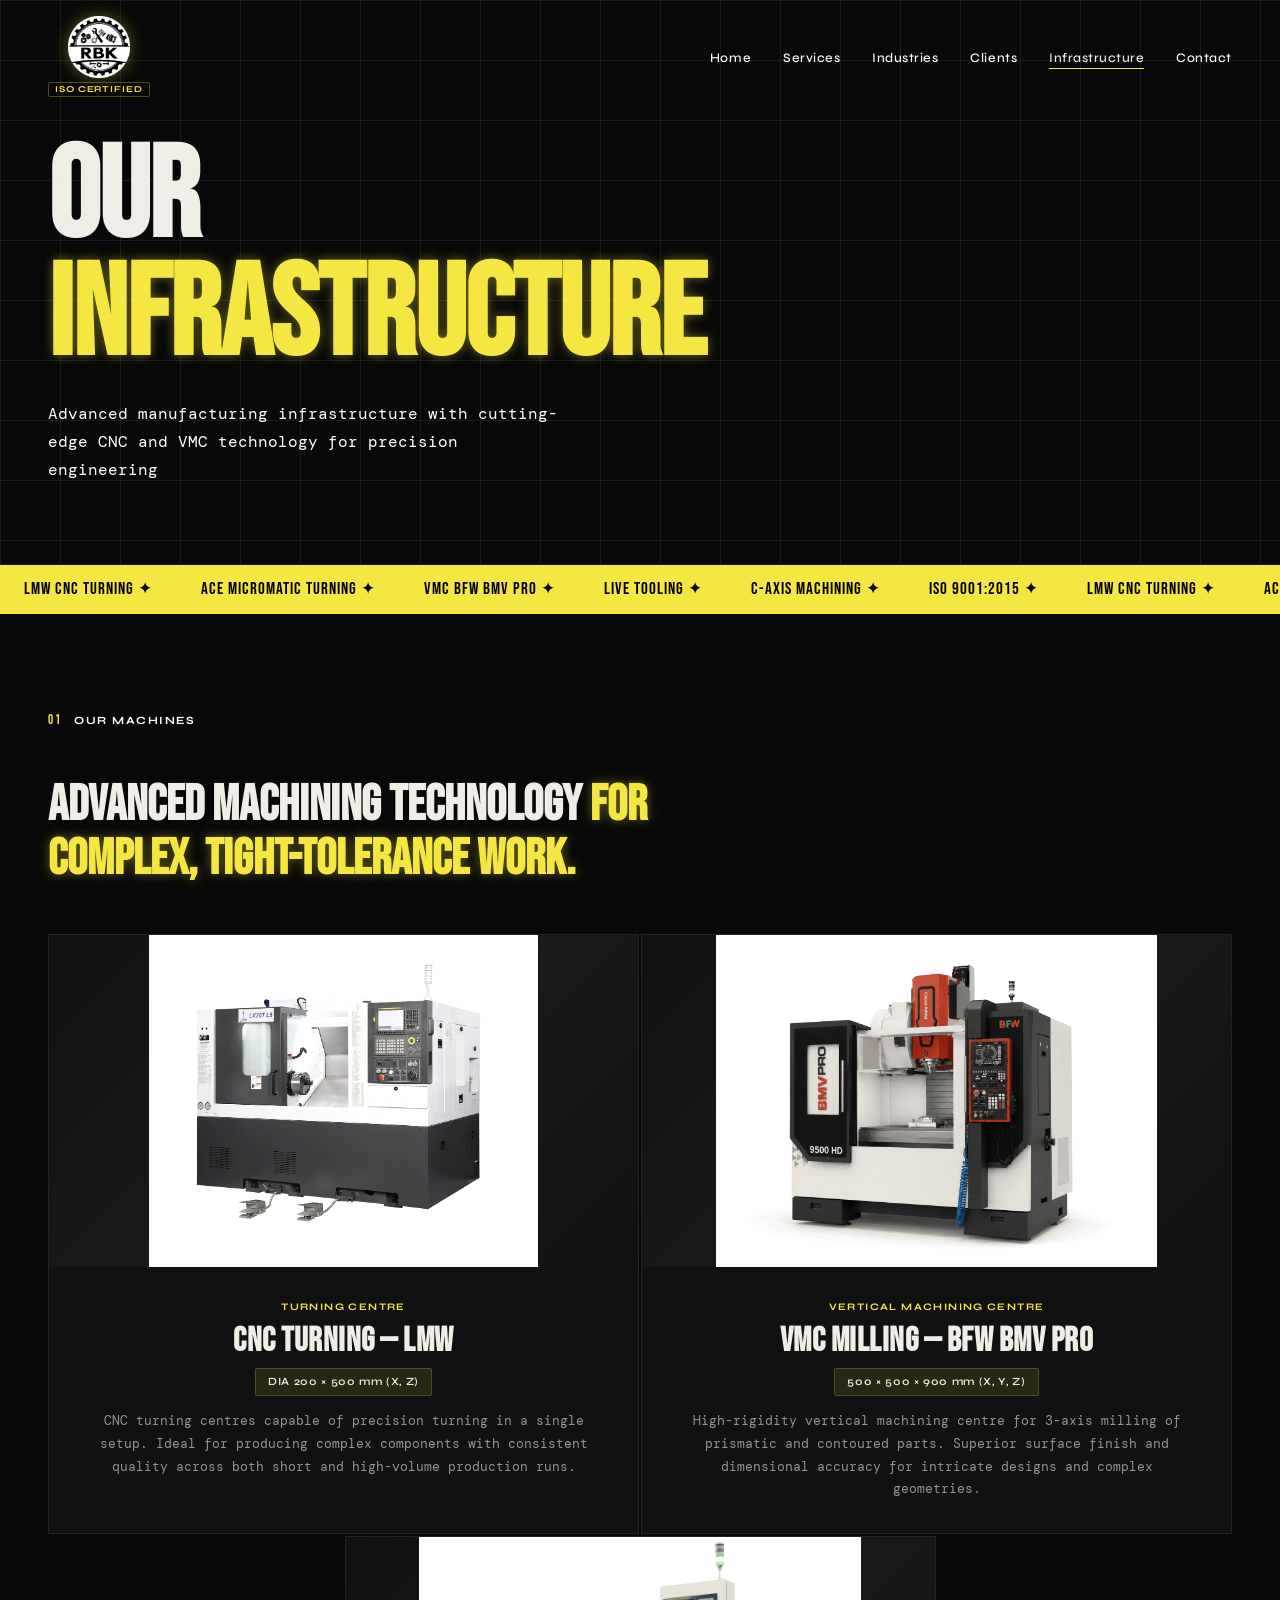
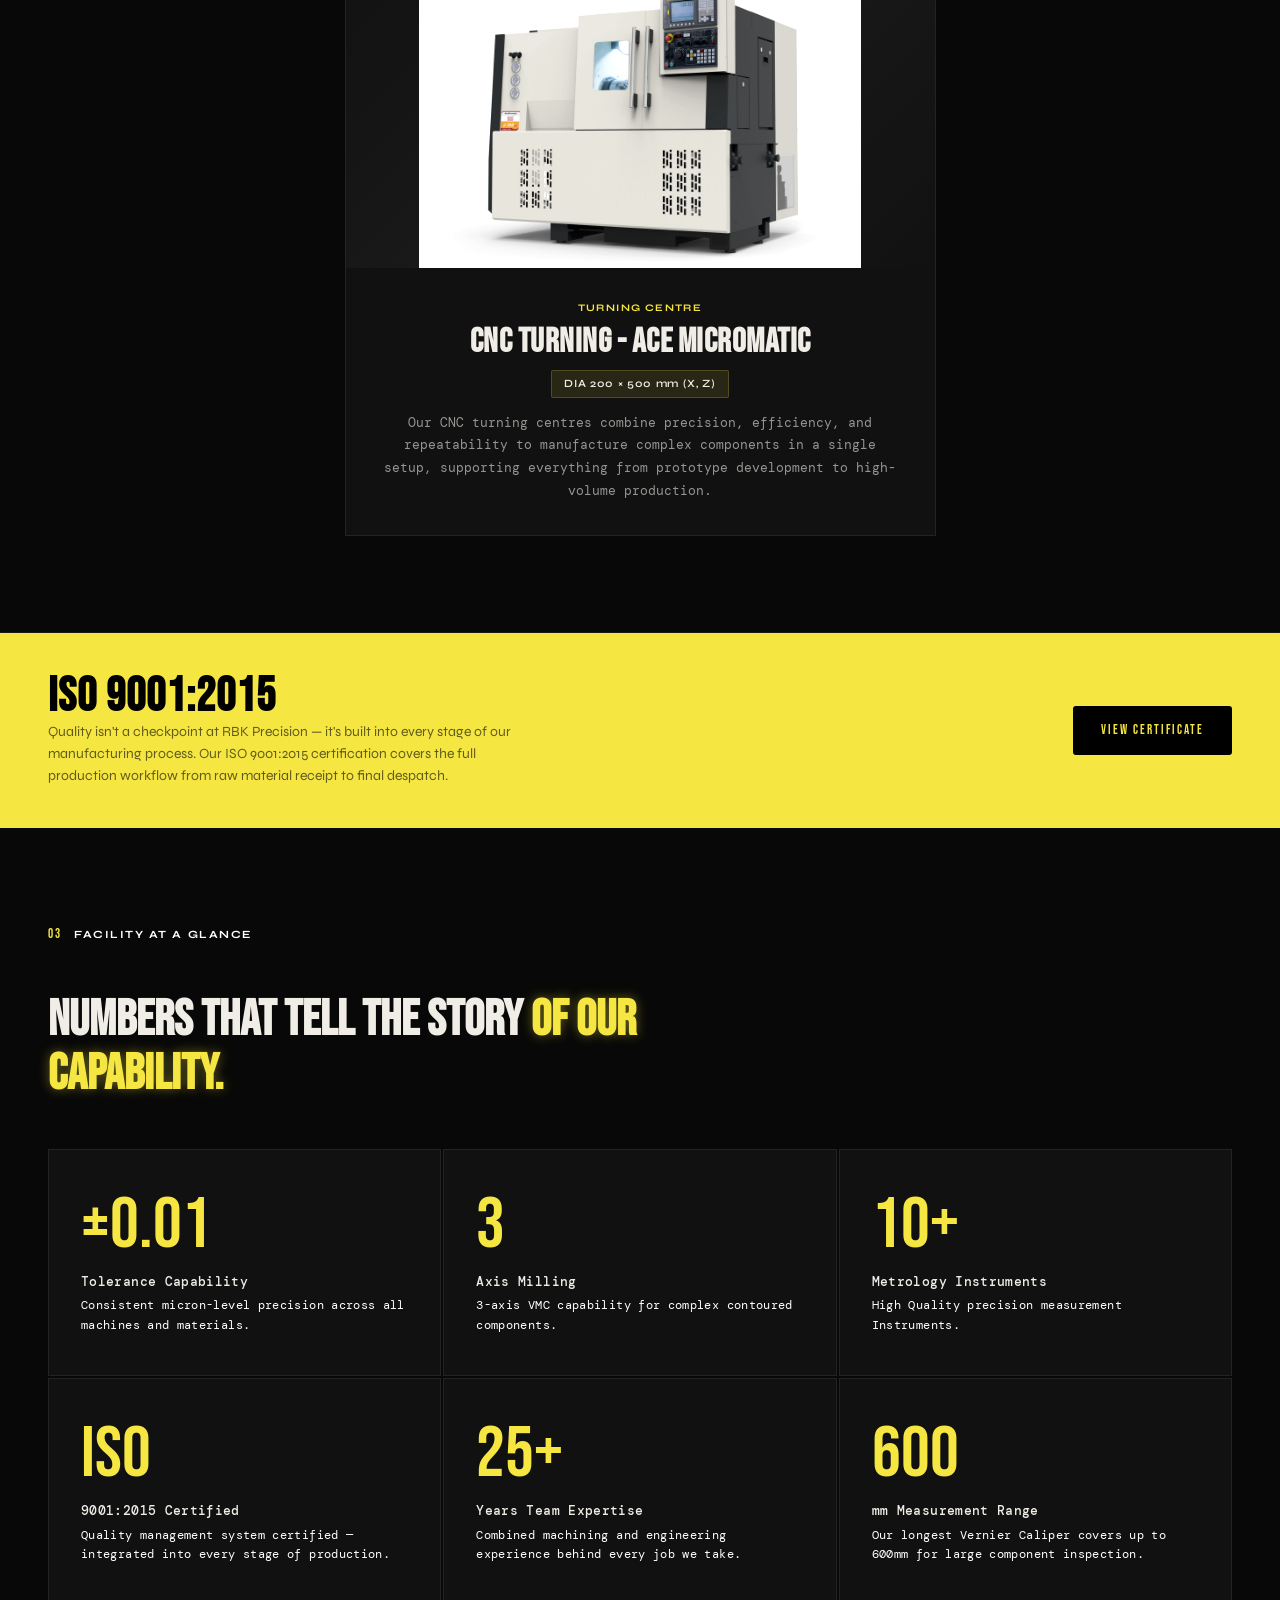
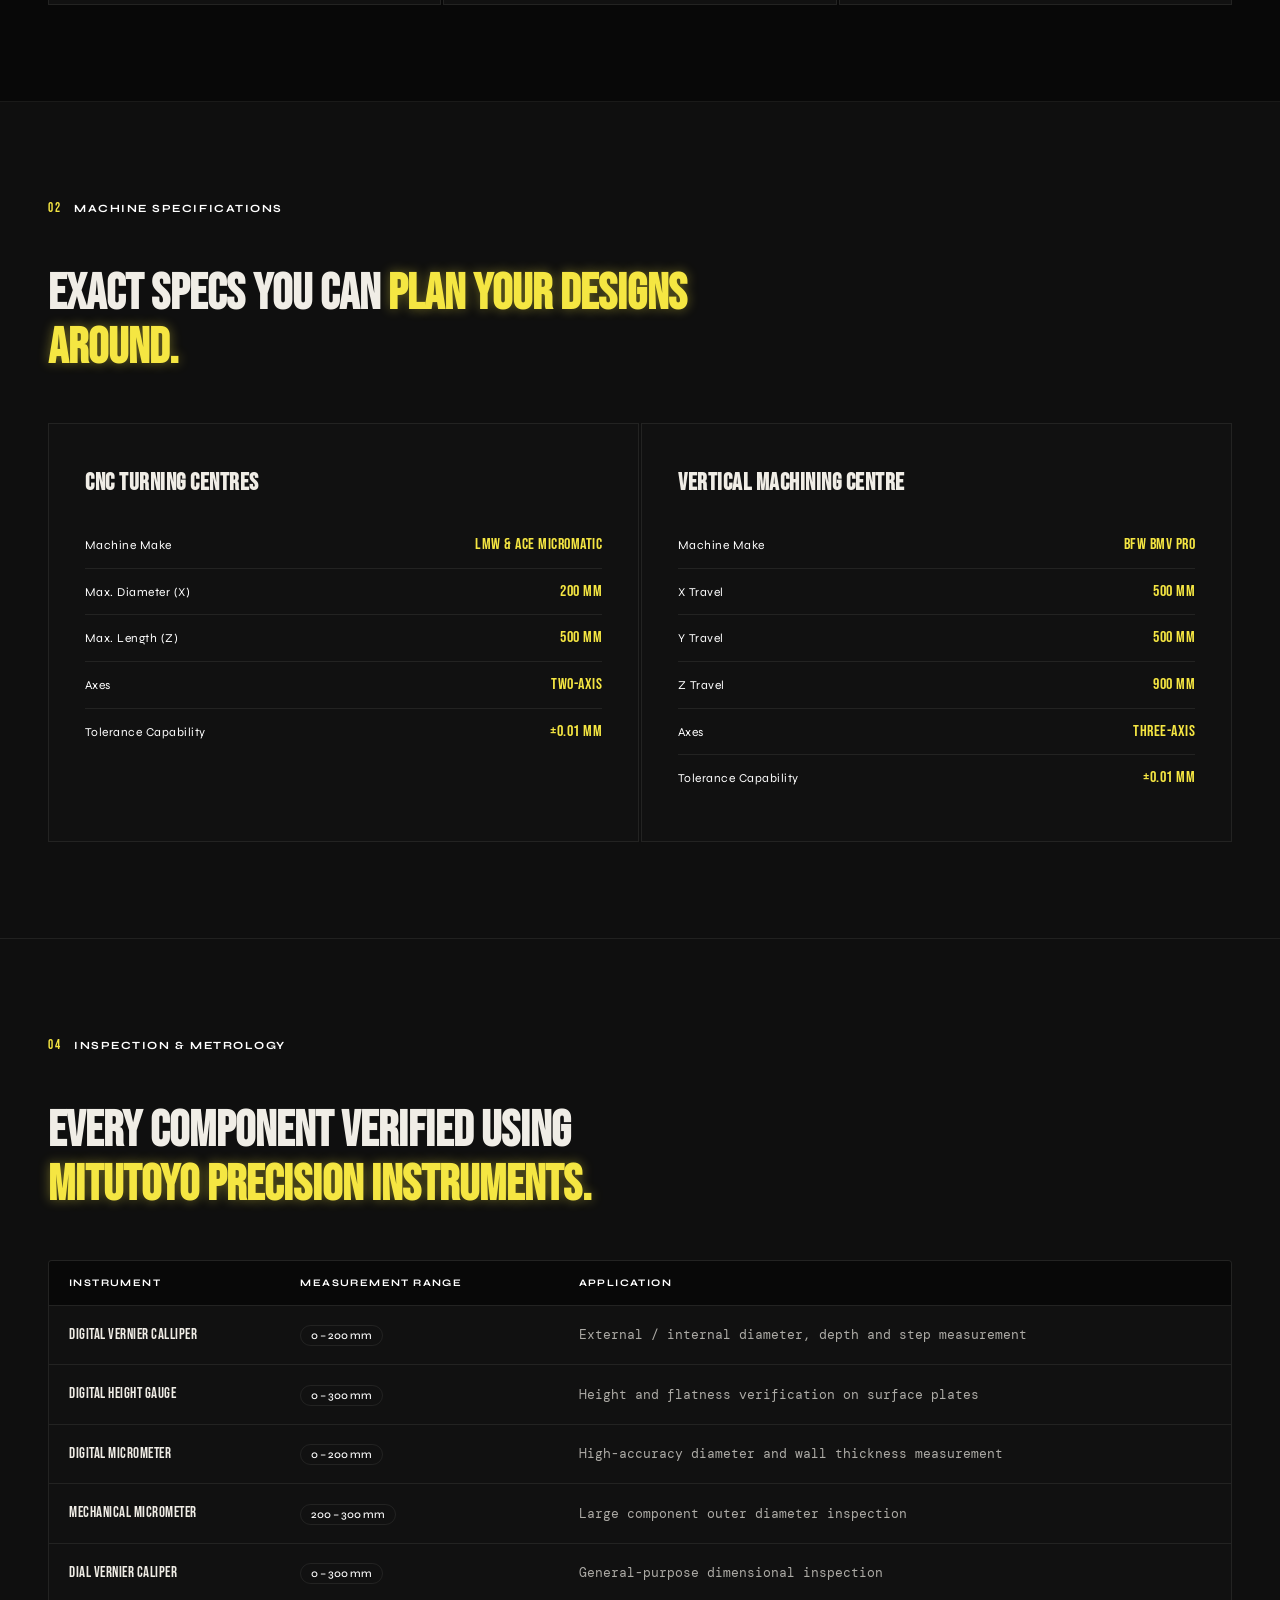
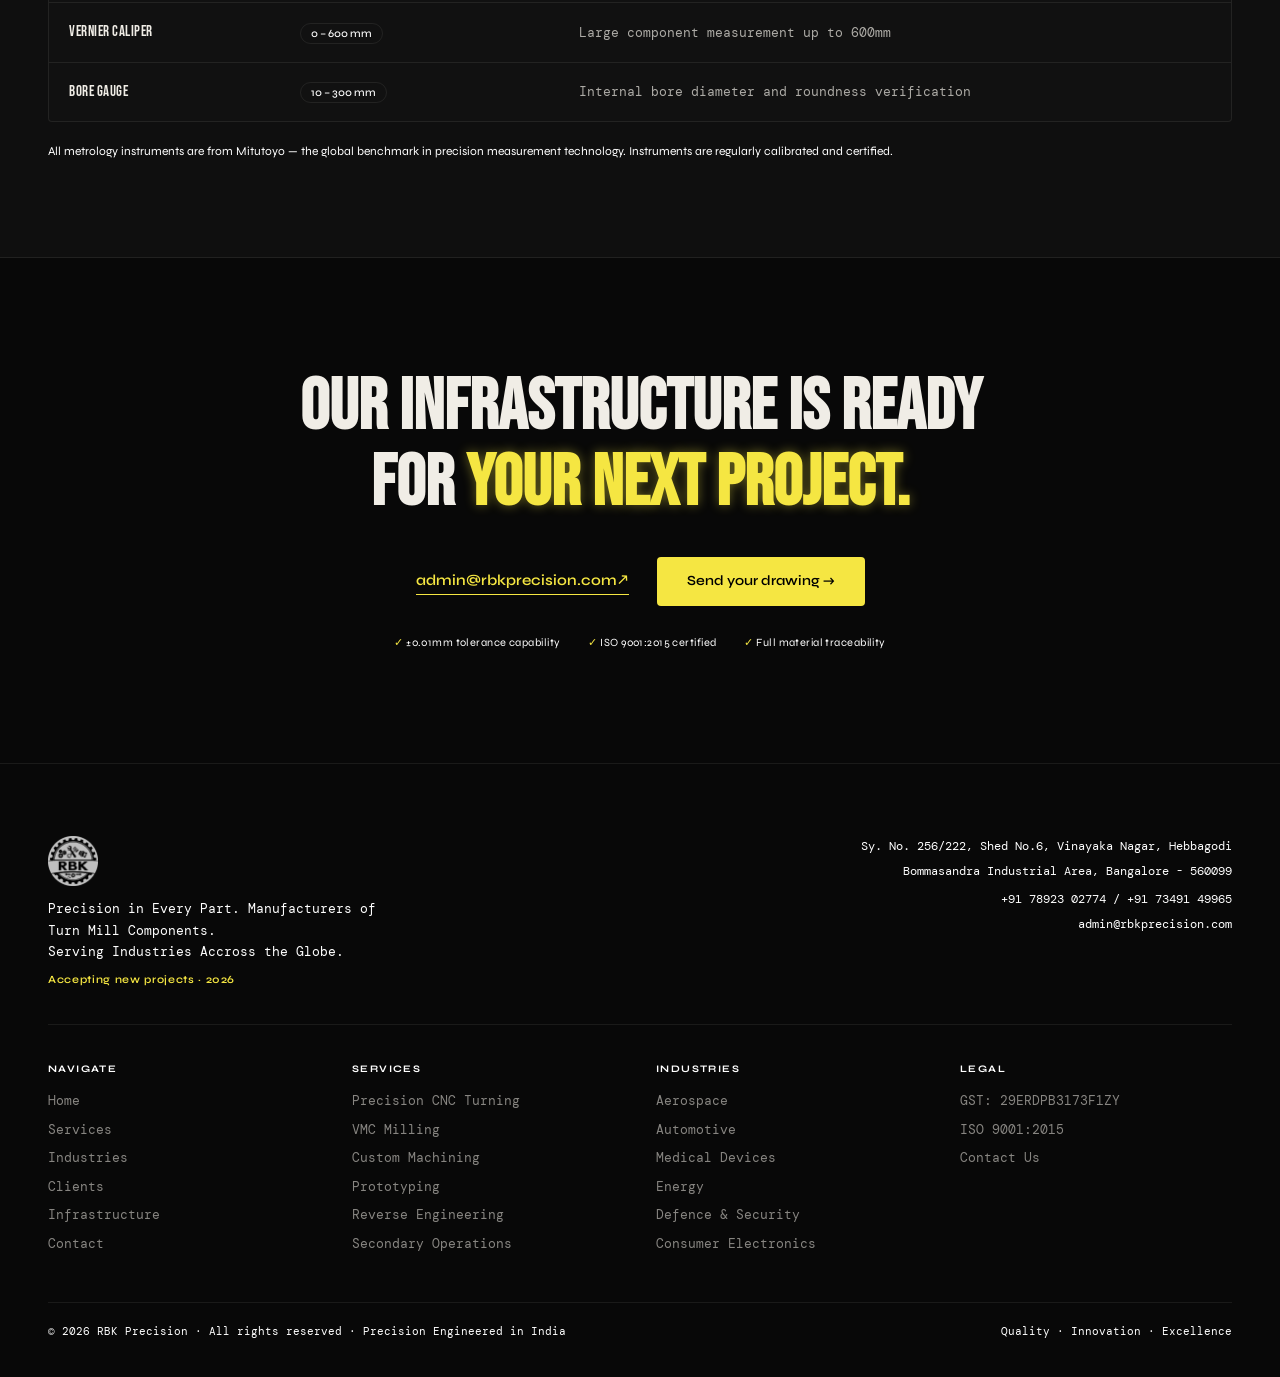
<file: infrastructure.html>
<!DOCTYPE html>
<html lang="en">
<head>
    <meta charset="UTF-8">
    <meta name="viewport" content="width=device-width, initial-scale=1.0">
    <title>Infrastructure — RBK Precision</title>
    <meta name="description" content="RBK Precision infrastructure — CNC lathes, VMC milling centres, robotic automation, and Mitutoyo metrology instruments. State-of-the-art machining facility in Bangalore.">
    <link rel="preconnect" href="https://fonts.googleapis.com">
    <link rel="preconnect" href="https://fonts.gstatic.com" crossorigin>
    <link href="https://fonts.googleapis.com/css2?family=Bebas+Neue&family=DM+Mono:wght@300;400;500&family=Syne:wght@400;500;600;700;800&display=swap" rel="stylesheet">
    <link rel="stylesheet" href="global.css">
    <link rel="icon" type="image/png" href="Assets/Images/Favicon.png">
    <style>
        /* ── MACHINE SHOWCASE ─────────────────────── */
        .machine-showcase {
            display: grid;
            grid-template-columns: 1fr 1fr;
            gap: 2px;
        }
        .machine-hero-card {
            background: var(--bg-card);
            border: 1px solid var(--border);
            padding: 0;
            overflow: hidden;
            position: relative;
            transition: background var(--t);
        }
        .machine-hero-card:hover { background: #181818; }
        
        /* TARGET THE THIRD ODD CARD ONLY: 
           Spans full grid width width-wise, but shrinks and centers itself visually */
        .machine-hero-card:nth-child(3) {
            grid-column: 1 / -1; 
            width: calc(50% - 1px);
            margin: 0 auto;
        }

        .machine-img-area {
            aspect-ratio: 16/9;
            background: var(--bg);
            position: relative;
            overflow: hidden;
            display: flex;
            align-items: center;
            justify-content: center;
        }
        .machine-img-area img {
            width: 100%; height: 100%;
            object-fit: contain; /* Keeps entire product frame visible */
            filter: grayscale(20%) contrast(1.1);
            transition: transform 0.6s ease;
        }
        .machine-hero-card:hover .machine-img-area img { transform: scale(1.04); }
        .machine-img-placeholder {
            width: 100%; height: 100%;
            background: linear-gradient(135deg, #111 0%, #1a1a1a 50%, #111 100%);
            display: flex; align-items: center; justify-content: center;
            font-family: var(--font-disp);
            font-size: 80px;
            color: rgba(245,230,66,0.08);
            letter-spacing: 4px;
        }
        .machine-info {
            padding: 32px 36px;
            display: flex;
            flex-direction: column;
            align-items: center;
            text-align: center;
        }
        .machine-brand {
            font-family: var(--font-ui);
            font-size: 10px;
            font-weight: 700;
            letter-spacing: 0.14em;
            text-transform: uppercase;
            color: var(--yellow);
            margin-bottom: 8px;
            display: block;
        }
        .machine-title {
            font-family: var(--font-disp);
            font-size: clamp(22px, 3vw, 34px);
            letter-spacing: 0.5px;
            line-height: 1.05;
            margin-bottom: 10px;
        }
        .machine-spec-tag {
            display: inline-block;
            font-family: var(--font-ui);
            font-size: 11px;
            font-weight: 600;
            color: var(--off-white);
            background: rgba(245,230,66,0.1);
            border: 1px solid rgba(245,230,66,0.2);
            padding: 4px 12px;
            border-radius: 2px;
            margin-bottom: 14px;
            letter-spacing: 0.06em;
        }
        .machine-desc {
            font-size: 13px;
            color: rgba(240,237,230,0.6);
            line-height: 1.75;
        }
        /* ── Responsive Viewports ─────────────────── */
        @media (max-width: 1024px) {
            .machine-showcase { grid-template-columns: 1fr; }
            .machine-hero-card:nth-child(3) {
                width: 100%;
            }
            .facility-facts { grid-template-columns: repeat(2,1fr); }
            .specs-grid { grid-template-columns: 1fr; }
        }

        /* ── FACILITY STATS ───────────────────────── */
        .facility-facts {
            display: grid;
            grid-template-columns: repeat(3, 1fr);
            gap: 2px;
        }
        .fact-item {
            background: var(--bg-card);
            border: 1px solid var(--border);
            padding: 40px 32px;
            position: relative;
        }
        .fact-num {
            font-family: var(--font-disp);
            font-size: clamp(44px, 6vw, 72px);
            line-height: 1;
            color: var(--yellow);
            display: block;
            margin-bottom: 10px;
        }
        .fact-label {
            font-size: 12px;
            color: var(--muted);
            line-height: 1.6;
            letter-spacing: 0.03em;
        }
        .fact-label strong {
            display: block;
            color: var(--off-white);
            font-weight: 500;
            margin-bottom: 4px;
            font-size: 13px;
        }

        /* ── INSTRUMENTS TABLE ───────────────────── */
        .instruments-table {
            width: 100%;
            border-collapse: collapse;
        }
        .instruments-table th {
            font-family: var(--font-ui);
            font-size: 10px;
            font-weight: 700;
            letter-spacing: 0.14em;
            text-transform: uppercase;
            color: var(--muted);
            padding: 14px 20px;
            text-align: left;
            border-bottom: 1px solid var(--border);
            background: var(--bg);
        }
        .instruments-table td {
            padding: 18px 20px;
            font-size: 13px;
            color: rgba(240,237,230,0.7);
            border-bottom: 1px solid var(--border);
            line-height: 1.5;
        }
        .instruments-table tr:last-child td { border-bottom: none; }
        .instruments-table tr:hover td { background: rgba(245,230,66,0.025); }
        .instruments-table td:first-child {
            font-family: var(--font-disp);
            font-size: 15px;
            color: var(--off-white);
            letter-spacing: 0.5px;
        }
        .instruments-table td .inst-brand {
            font-family: var(--font-ui);
            font-size: 10px;
            font-weight: 600;
            color: var(--yellow);
            letter-spacing: 0.1em;
            text-transform: uppercase;
            display: block;
            margin-bottom: 4px;
        }
        .range-badge {
            font-family: var(--font-ui);
            font-size: 11px;
            font-weight: 500;
            color: var(--muted);
            border: 1px solid var(--border);
            padding: 3px 10px;
            border-radius: 100px;
            white-space: nowrap;
        }

        /* ── CAPABILITY SPECS ─────────────────────── */
        .specs-grid {
            display: grid;
            grid-template-columns: repeat(2, 1fr);
            gap: 2px;
        }
        .spec-block {
            background: var(--bg-card);
            border: 1px solid var(--border);
            padding: 40px 36px;
        }
        .spec-block h4 {
            font-family: var(--font-disp);
            font-size: 24px;
            letter-spacing: 0.5px;
            margin-bottom: 20px;
            color: var(--off-white);
        }
        .specs-grid .spec-block {
            text-align: left; /* Keep detailed tracking alignments readable */
        }
        .spec-row {
            display: flex;
            justify-content: space-between;
            align-items: baseline;
            padding: 10px 0;
            border-bottom: 1px solid var(--border);
            gap: 16px;
        }
        .spec-row:last-child { border-bottom: none; }
        .spec-key {
            font-size: 12px;
            color: var(--muted);
            font-family: var(--font-ui);
            letter-spacing: 0.04em;
        }
        .spec-val {
            font-family: var(--font-disp);
            font-size: 16px;
            color: var(--yellow);
            letter-spacing: 0.5px;
            text-align: right;
        }

        /* ── ISO BAND ─────────────────────────────── */
        .iso-band {
            background: var(--yellow);
            padding: 40px 48px;
            display: flex;
            align-items: center;
            justify-content: space-between;
            gap: 28px;
            flex-wrap: wrap;
        }
        .iso-band h3 {
            font-family: var(--font-disp);
            font-size: clamp(24px, 4vw, 48px);
            color: #000;
            line-height: 1;
            letter-spacing: 1px;
        }
        .iso-band p {
            font-family: var(--font-ui);
            font-size: 14px;
            color: rgba(0,0,0,0.6);
            max-width: 480px;
        }
        .iso-cert-badge {
            font-family: var(--font-disp);
            font-size: 13px;
            letter-spacing: 2px;
            background: #000;
            color: var(--yellow);
            padding: 14px 28px;
            border-radius: 3px;
            flex-shrink: 0;
            display: inline-block;
            text-decoration: none;
            cursor: pointer;
            transition: opacity var(--t), transform var(--t);
        }
        .iso-cert-badge:hover {
            opacity: 0.85;
            transform: translateY(-2px);
        }

        @media (max-width: 1024px) {
            .machine-showcase { 
                grid-template-columns: 1fr; 
                max-width: 650px;
                margin: 0 auto;
            }
            .facility-facts { grid-template-columns: repeat(2,1fr); }
            .specs-grid { grid-template-columns: 1fr; }
        }
        @media (max-width: 768px) {
            .facility-facts { grid-template-columns: 1fr; }
            .iso-band { flex-direction: column; align-items: flex-start; }
            .instruments-table { font-size: 12px; }
            .instruments-table th, .instruments-table td { padding: 12px 14px; }
        }
    </style>
</head>
<body>

<section class="page-hero">
    <h1>Our<br><span class="highlit-text">Infrastructure</span></h1>
    <p>Advanced manufacturing infrastructure with cutting-edge CNC and VMC technology for precision engineering</p>
</section>

<div class="ticker-wrap">
    <div class="ticker-track">
        <span>LMW CNC Turning ✦</span><span>ACE Micromatic Turning ✦</span><span>VMC BFW BMV Pro ✦</span>
        <span>Live Tooling ✦</span><span>C-Axis Machining ✦</span>
        <span>ISO 9001:2015 ✦</span>
        <span>LMW CNC Turning ✦</span><span>ACE Micromatic Turning ✦</span><span>VMC BFW BMV Pro ✦</span>
        <span>Live Tooling ✦</span><span>C-Axis Machining ✦</span>
        <span>ISO 9001:2015 ✦</span>
    </div>
</div>

<section class="section">
    <div class="section-label"><span class="sec-num">01</span><span class="sec-title">Our Machines</span></div>
    <h2 class="section-h2">Advanced machining technology <span class="highlit-text">for complex, tight-tolerance work.</span></h2>

    <div class="machine-showcase">
        <div class="machine-hero-card">
            <div class="machine-img-area">
                <div class="machine-img-placeholder">
                    <img src="Assets/Images/Infrastructure/CNC Machine.png" alt="LMW CNC Turning Centre">
                </div>
            </div>
            <div class="machine-info">
                <span class="machine-brand">Turning Centre</span>
                <h3 class="machine-title">CNC Turning — LMW</h3>
                <span class="machine-spec-tag">DIA 200 × 500 mm (X, Z)</span>
                <p class="machine-desc">CNC turning centres capable of precision turning in a single setup. Ideal for producing complex components with consistent quality across both short and high-volume production runs.</p>
            </div>
        </div>
        <div class="machine-hero-card">
            <div class="machine-img-area">
                <div class="machine-img-placeholder">
                    <img src="Assets/Images/Infrastructure/VMC-BFW.png" alt="BFW BMV PRO Vertical Machining Centre">
                </div>
            </div>
            <div class="machine-info">
                <span class="machine-brand">Vertical Machining Centre</span>
                <h3 class="machine-title">VMC Milling — BFW BMV PRO</h3>
                <span class="machine-spec-tag">500 × 500 × 900 mm (X, Y, Z)</span>
                <p class="machine-desc">High-rigidity vertical machining centre for 3-axis milling of prismatic and contoured parts. Superior surface finish and dimensional accuracy for intricate designs and complex geometries.</p>
            </div>
        </div>
        <div class="machine-hero-card">
            <div class="machine-img-area">
                <div class="machine-img-placeholder">
                    <img src="Assets/Images/Infrastructure/ACE Machine.png" alt="ACE Micromatic CNC Turning Centre">
                </div>
            </div>
            <div class="machine-info">
                <span class="machine-brand">Turning Centre</span>
                <h3 class="machine-title">CNC Turning - ACE MICROMATIC</h3>
                <span class="machine-spec-tag">DIA 200 × 500 mm (X, Z)</span>
                <p class="machine-desc">Our CNC turning centres combine precision, efficiency, and repeatability to manufacture complex components in a single setup, supporting everything from prototype development to high-volume production.</p>
            </div>  
        </div>
    </div>
</section>

<div class="iso-band">
    <div>
        <h3>ISO 9001:2015</h3>
        <p>Quality isn't a checkpoint at RBK Precision — it's built into every stage of our manufacturing process. Our ISO 9001:2015 certification covers the full production workflow from raw material receipt to final despatch.</p>
    </div>
    <a href="Assets/Documents/ISO Certification.pdf" target="_blank" rel="noopener" class="iso-cert-badge">VIEW CERTIFICATE</a>
</div>


<section class="section">
    <div class="section-label"><span class="sec-num">03</span><span class="sec-title">Facility At a Glance</span></div>
    <h2 class="section-h2">Numbers that tell the story <span class="highlit-text">of our capability.</span></h2>
    <div class="facility-facts">
        <div class="fact-item">
            <span class="fact-num">±0.01</span>
            <div class="fact-label">
                <strong>Tolerance Capability</strong>
                Consistent micron-level precision across all machines and materials.
            </div>
        </div>
        <div class="fact-item">
            <span class="fact-num">3</span>
            <div class="fact-label">
                <strong>Axis Milling</strong>
                3-axis VMC capability for complex contoured components.
            </div>
        </div>
        <div class="fact-item">
            <span class="fact-num">10+</span>
            <div class="fact-label">
                <strong>Metrology Instruments</strong>
                High Quality precision measurement Instruments.
            </div>
        </div>
        <div class="fact-item">
            <span class="fact-num">ISO</span>
            <div class="fact-label">
                <strong>9001:2015 Certified</strong>
                Quality management system certified — integrated into every stage of production.
            </div>
        </div>
        <div class="fact-item">
            <span class="fact-num">25+</span>
            <div class="fact-label">
                <strong>Years Team Expertise</strong>
                Combined machining and engineering experience behind every job we take.
            </div>
        </div>
        <div class="fact-item">
            <span class="fact-num">600</span>
            <div class="fact-label">
                <strong>mm Measurement Range</strong>
                Our longest Vernier Caliper covers up to 600mm for large component inspection.
            </div>
        </div>
    </div>
</section>


<section class="section alt">
    <div class="section-label"><span class="sec-num">02</span><span class="sec-title">Machine Specifications</span></div>
    <h2 class="section-h2">Exact specs you can <span class="highlit-text">plan your designs around.</span></h2>
    <div class="specs-grid">
        <div class="spec-block">
            <h4>CNC Turning Centres</h4>
            <div class="spec-row">
                <span class="spec-key">Machine Make</span>
                <span class="spec-val">LMW &amp; ACE Micromatic</span>
            </div>
            <div class="spec-row">
                <span class="spec-key">Max. Diameter (X)</span>
                <span class="spec-val">200 mm</span>
            </div>
            <div class="spec-row">
                <span class="spec-key">Max. Length (Z)</span>
                <span class="spec-val">500 mm</span>
            </div>
            <div class="spec-row">
                <span class="spec-key">Axes</span>
                <span class="spec-val">two-Axis</span>
            </div>
            <div class="spec-row">
                <span class="spec-key">Tolerance Capability</span>
                <span class="spec-val">±0.01 mm</span>
            </div>
            
        </div>
        <div class="spec-block">
            <h4>Vertical Machining Centre</h4>
            <div class="spec-row">
                <span class="spec-key">Machine Make</span>
                <span class="spec-val">BFW BMV PRO</span>
            </div>
            <div class="spec-row">
                <span class="spec-key">X Travel</span>
                <span class="spec-val">500 mm</span>
            </div>
            <div class="spec-row">
                <span class="spec-key">Y Travel</span>
                <span class="spec-val">500 mm</span>
            </div>
            <div class="spec-row">
                <span class="spec-key">Z Travel</span>
                <span class="spec-val">900 mm</span>
            </div>
            <div class="spec-row">
                <span class="spec-key">Axes </span>
                <span class="spec-val">Three-Axis</span>
            </div>
            <div class="spec-row">
                <span class="spec-key">Tolerance Capability</span>
                <span class="spec-val">±0.01 mm</span>
            </div>
        </div>
    </div>
</section>

<section class="section alt">
    <div class="section-label"><span class="sec-num">04</span><span class="sec-title">Inspection &amp; Metrology</span></div>
    <h2 class="section-h2">Every component verified using <span class="highlit-text">Mitutoyo precision instruments.</span></h2>
    <div style="background: var(--bg-card); border: 1px solid var(--border); overflow: hidden; border-radius: 4px;">
        <table class="instruments-table">
            <thead>
                <tr>
                    <th>Instrument</th>
                    <th>Measurement Range</th>
                    <th>Application</th>
                </tr>
            </thead>
            <tbody>
                <tr>
                    <td>Digital Vernier Calliper</td>
                    <td><span class="range-badge">0 – 200 mm</span></td>
                    <td>External / internal diameter, depth and step measurement</td>
                </tr>
                <tr>
                    <td>Digital Height Gauge</td>
                    <td><span class="range-badge">0 – 300 mm</span></td>
                    <td>Height and flatness verification on surface plates</td>
                </tr>
                <tr>
                    <td>Digital Micrometer</td>
                    <td><span class="range-badge">0 – 200 mm</span></td>
                    <td>High-accuracy diameter and wall thickness measurement</td>
                </tr>
                <tr>
                    <td>Mechanical Micrometer</td>
                    <td><span class="range-badge">200 – 300 mm</span></td>
                    <td>Large component outer diameter inspection</td>
                </tr>
                <tr>
                    <td>Dial Vernier Caliper</td>
                    <td><span class="range-badge">0 – 300 mm</span></td>
                    <td>General-purpose dimensional inspection</td>
                </tr>
                <tr>
                    <td>Vernier Caliper</td>
                    <td><span class="range-badge">0 – 600 mm</span></td>
                    <td>Large component measurement up to 600mm</td>
                </tr>
                <tr>
                    <td>Bore Gauge</td>
                    <td><span class="range-badge">10 – 300 mm</span></td>
                    <td>Internal bore diameter and roundness verification</td>
                </tr>
            </tbody>
        </table>
    </div>
    <p style="margin-top: 20px; font-size: 12px; color: var(--muted); font-family: var(--font-ui);">All metrology instruments are from Mitutoyo — the global benchmark in precision measurement technology. Instruments are regularly calibrated and certified.</p>
</section>

<section class="cta-section">
    <div class="cta-inner">
        <h2>Our infrastructure is ready<br>for <span class="highlit-text">your next project.</span></h2>
        <div class="cta-links">
            <a href="mailto:admin@rbkprecision.com" class="cta-email">admin@rbkprecision.com↗</a>
            <a href="contact.html" class="cta-btn">Send your drawing →</a>
        </div>
        <div class="cta-assurances">
            <span>±0.01mm tolerance capability</span>
            <span>ISO 9001:2015 certified</span>
            <span>Full material traceability</span>
        </div>
    </div>
</section>

<script src="nav.js"></script>
</body>
</html>
</file>
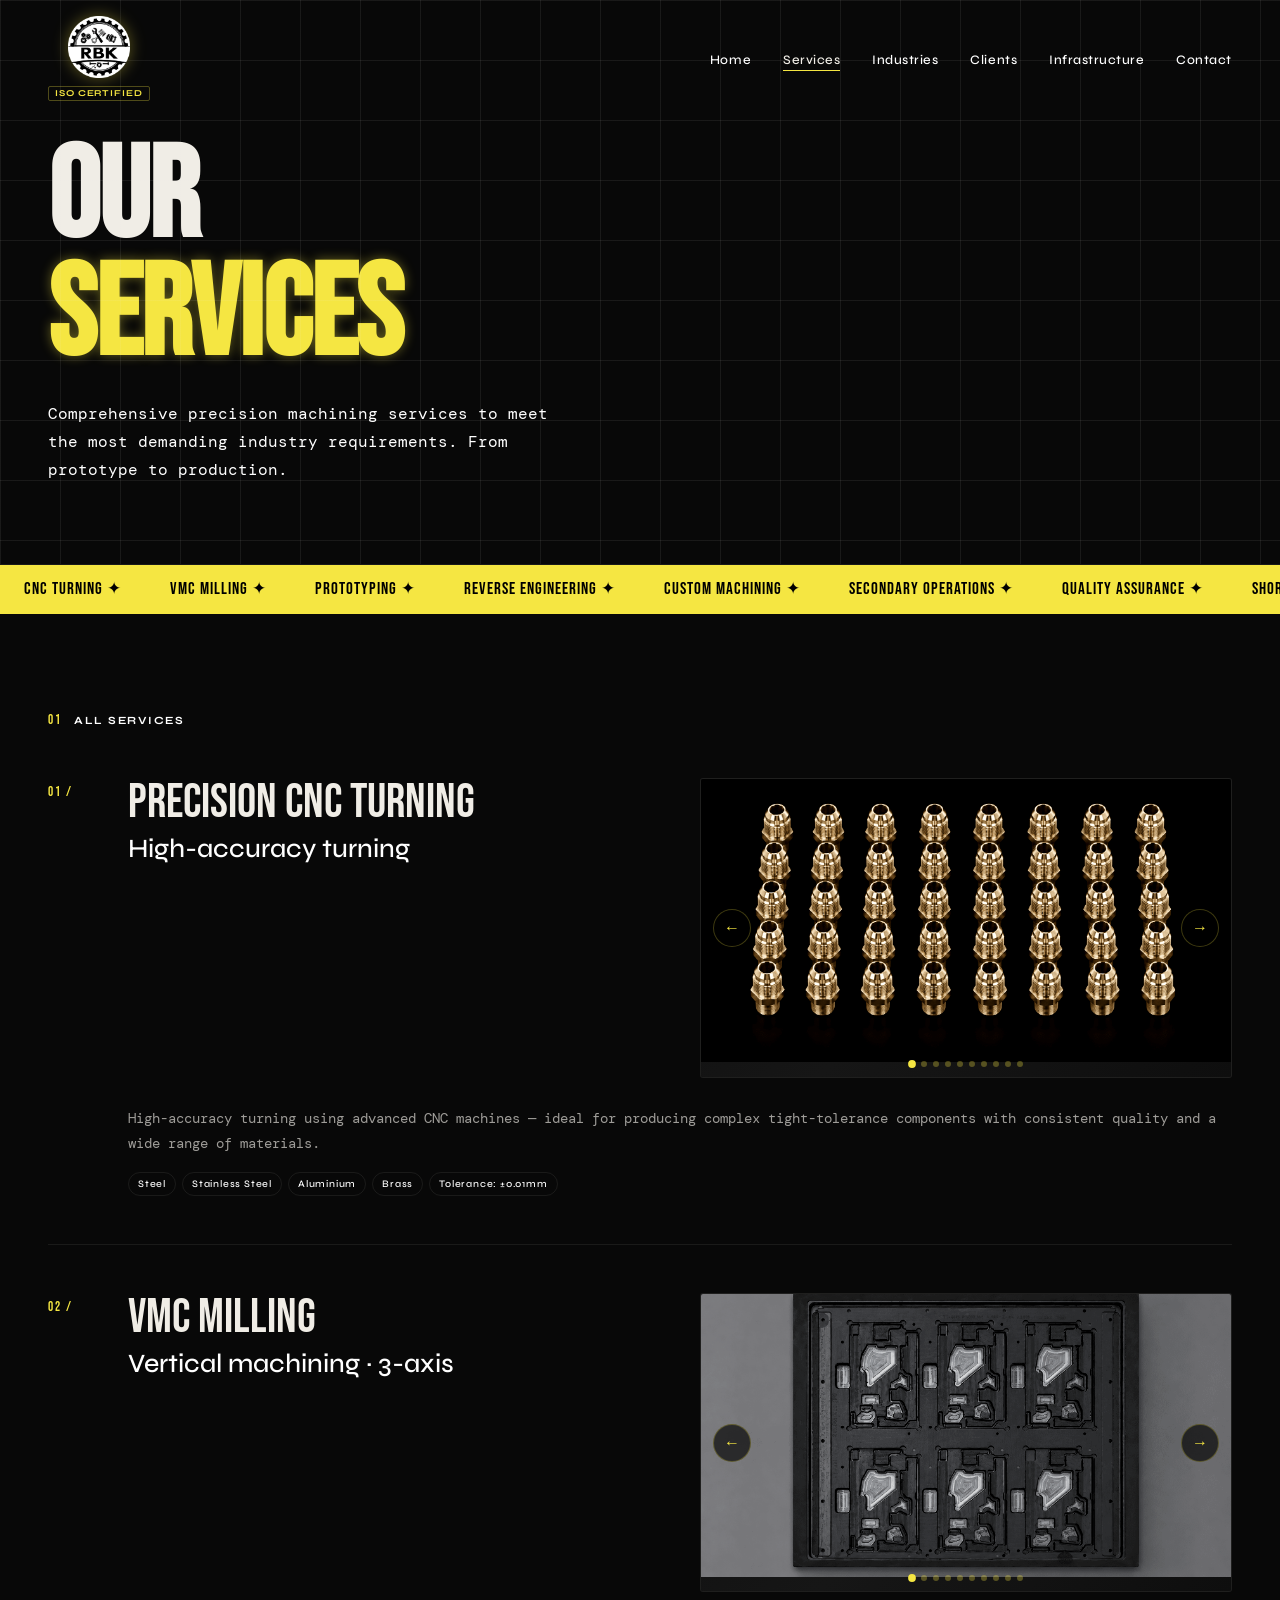
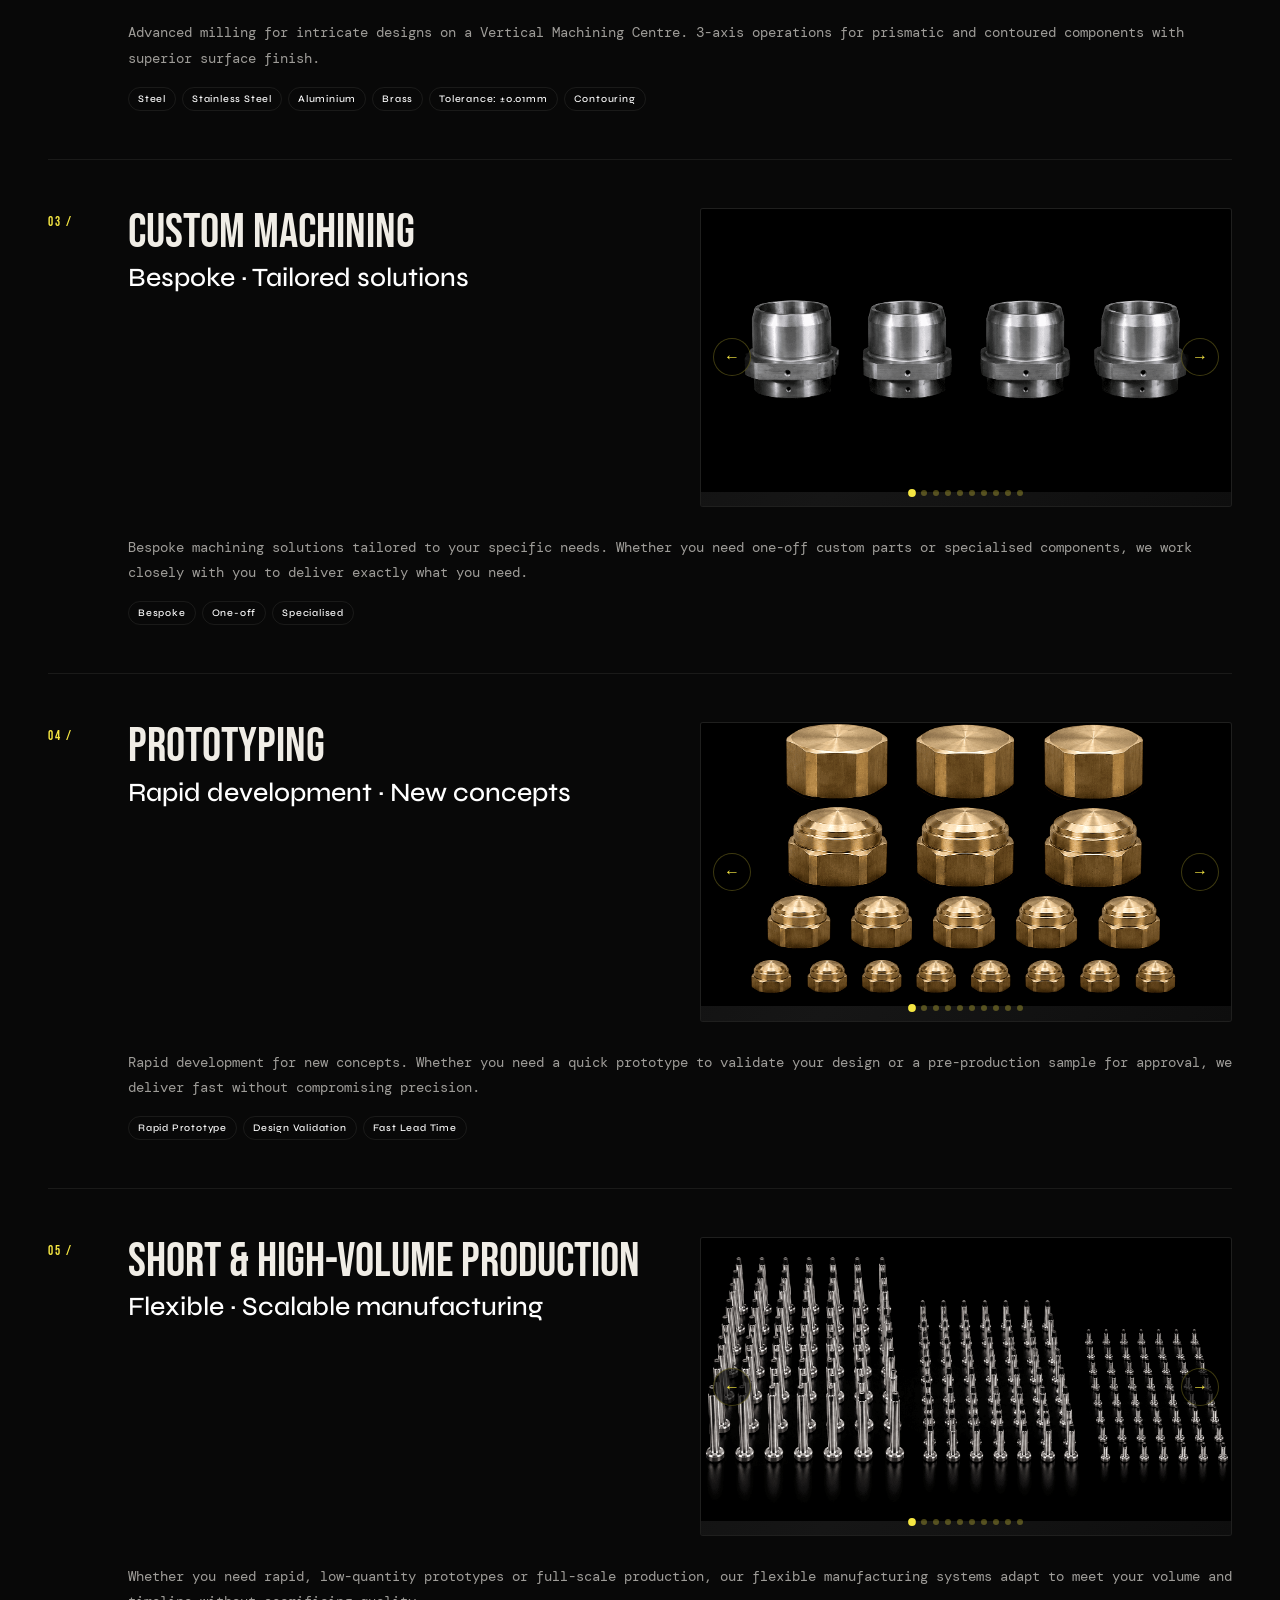
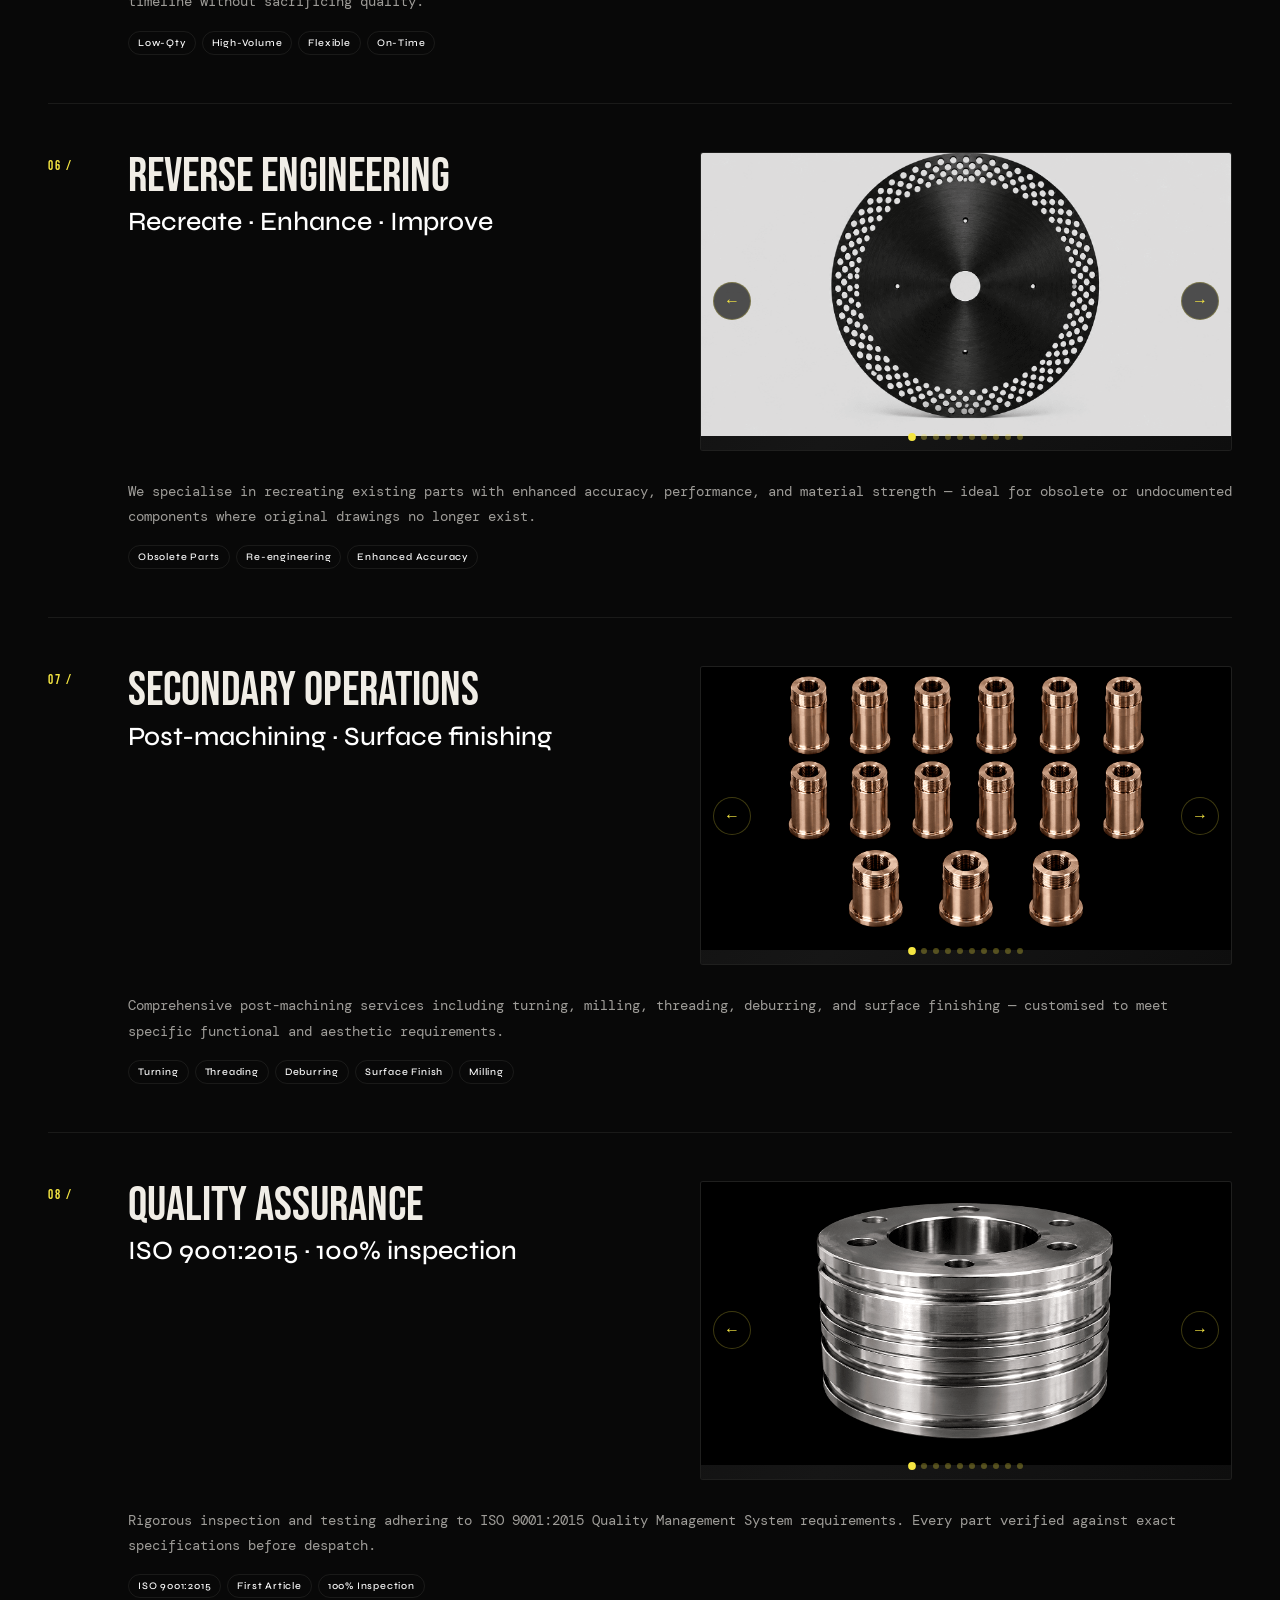
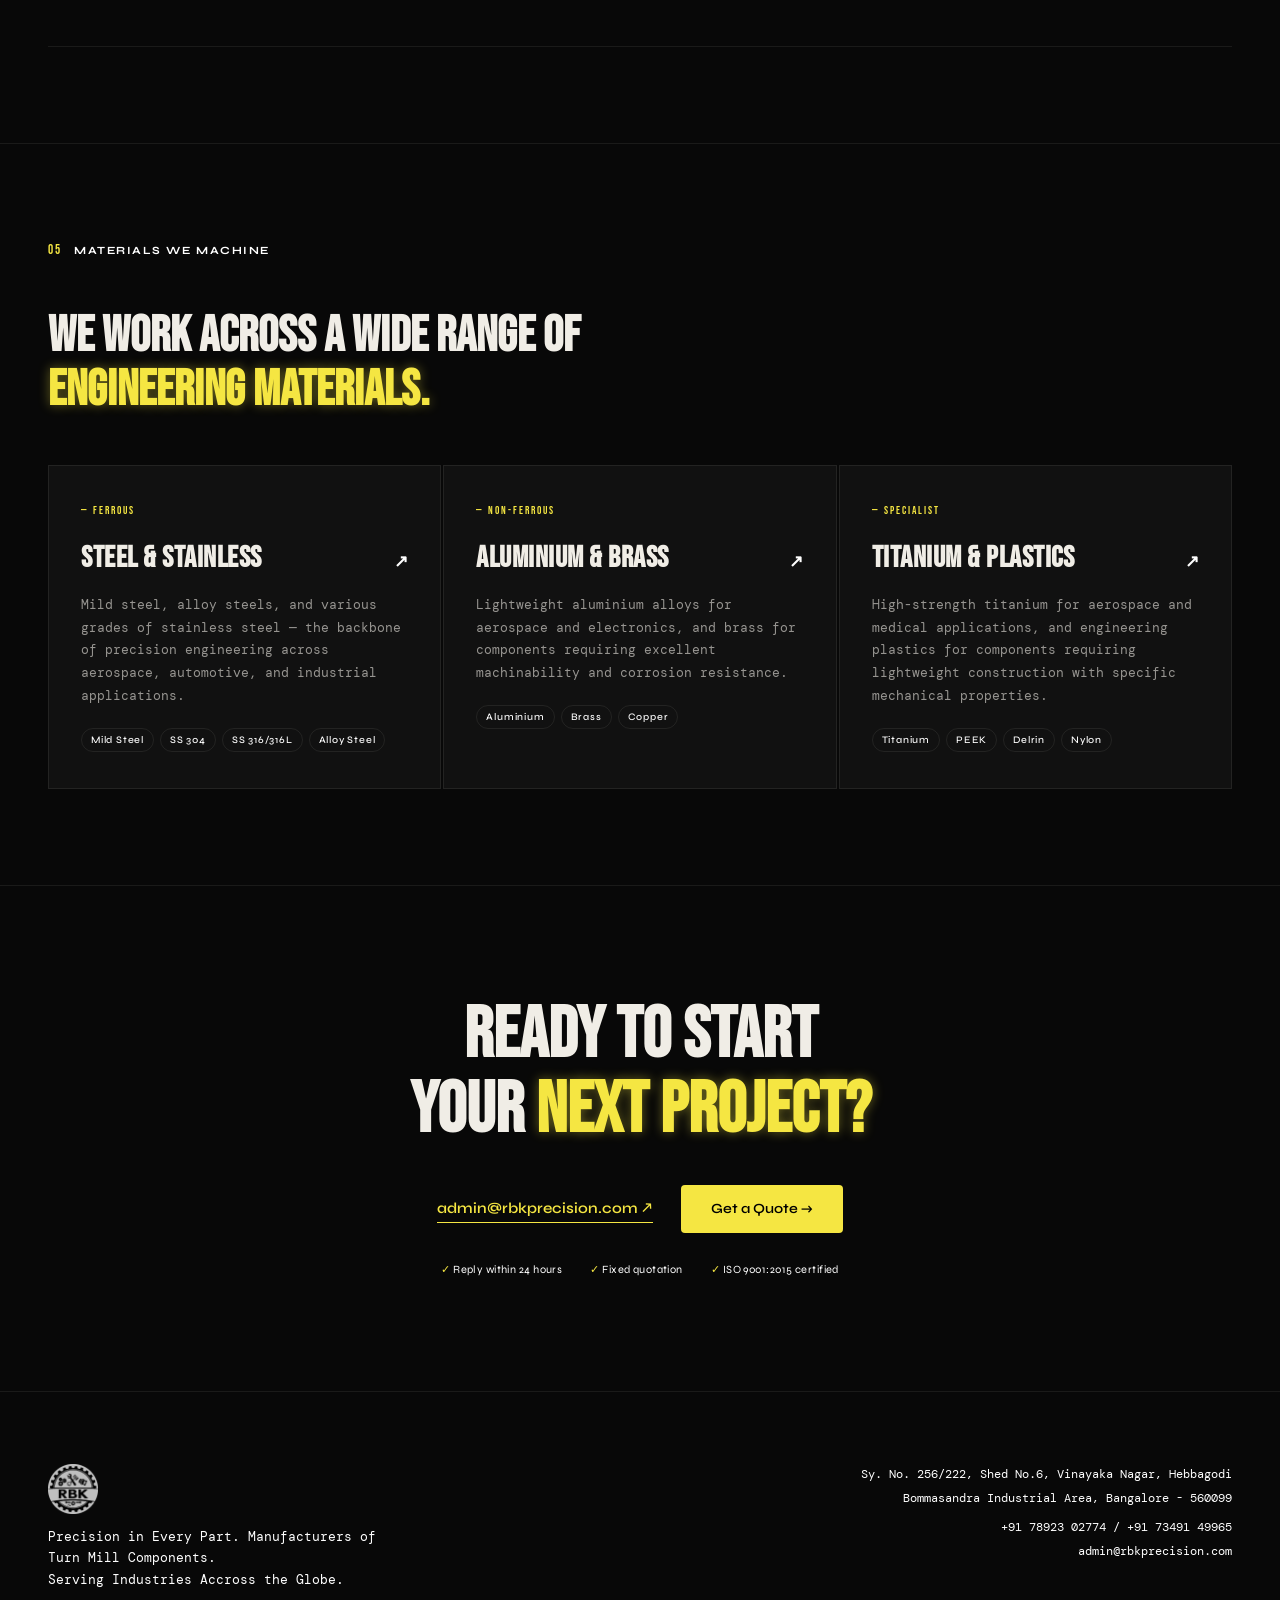
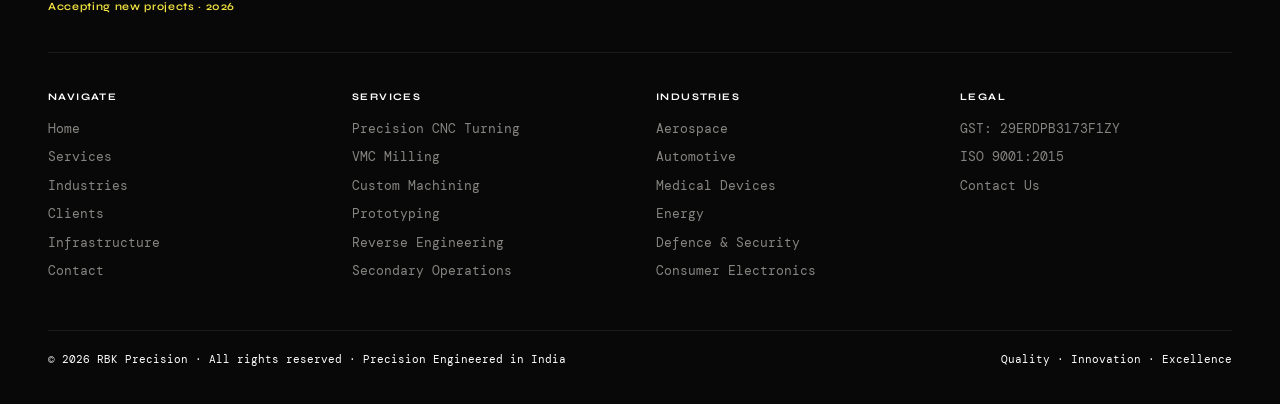
<file: services.html>
<!DOCTYPE html>
<html lang="en">
<head>
    <meta charset="UTF-8">
    <meta name="viewport" content="width=device-width, initial-scale=1.0">
    <title>Services — RBK Precision</title>
    <meta name="description" content="RBK Precision services — CNC Turning, VMC Milling, Custom Machining, Prototyping, Reverse Engineering, Secondary Operations.">
    <link rel="preconnect" href="https://fonts.googleapis.com">
    <link rel="preconnect" href="https://fonts.gstatic.com" crossorigin>
    <link href="https://fonts.googleapis.com/css2?family=Bebas+Neue&family=DM+Mono:wght@300;400;500&family=Syne:wght@400;500;600;700;800&display=swap" rel="stylesheet">
    <link rel="stylesheet" href="global.css">
    <link rel="icon" type="image/png" href="Assets/Images/Favicon.png">
    <style>
        .services-full { display: flex; flex-direction: column; gap: 0; }
        .service-row {
            display: grid;
            grid-template-columns: 80px 1fr;
            gap: 0;
            border-bottom: 1px solid var(--border);
            padding: 48px 0;
            align-items: start;
        }
        .service-row:first-child { padding-top: 0; }
        .svc-num {
            font-family: var(--font-disp);
            font-size: 13px; color: var(--yellow);
            letter-spacing: 2px; padding-top: 4px;
        }
        .svc-main {
            display: flex;
            flex-direction: column;
            gap: 0;
        }
        .svc-top {
            display: grid;
            grid-template-columns: 1fr 1fr;
            gap: 40px;
            align-items: start;
            margin-bottom: 28px;
        }
        .svc-name {
            font-family: var(--font-disp);
            font-size: clamp(28px, 4vw, 48px);
            line-height: 1.05;
        }
        .svc-name em { display: block; font-size: 0.55em; color: var(--muted); margin-top: 6px; font-style: normal; font-family: var(--font-ui); font-weight: 500; letter-spacing: 0; }
        .svc-detail p { font-size: 14px; color: rgba(240,237,230,0.65); line-height: 1.8; margin-bottom: 16px; }
        .svc-detail .card-tags { margin-top: 4px; }

        /* ── IMAGE SLIDER ─────────────────────────── */
        .svc-slider {
            position: relative;
            width: 100%;
            aspect-ratio: 16/9;
            background: #0d0d0d;
            border: 1px solid var(--border);
            overflow: hidden;
            border-radius: 3px;
        }
        .svc-slider-track {
            display: flex;
            height: 100%;
            transition: transform 0.45s cubic-bezier(0.4,0,0.2,1);
        }
        .svc-slide {
            min-width: 100%;
            height: 100%;
            position: relative;
            display: flex;
            align-items: center;
            justify-content: center;
            background: #0d0d0d;
        }
        .svc-slide img {
            width: 100%; height: 100%;
            object-fit: cover;
            filter: grayscale(10%) contrast(1.05);
        }
        .svc-slide-placeholder {
            width: 100%; height: 100%;
            background: linear-gradient(135deg, #0e0e0e 0%, #161616 50%, #0e0e0e 100%);
            display: flex; flex-direction: column;
            align-items: center; justify-content: center;
            gap: 12px;
        }
        .svc-slide-placeholder span {
            font-family: var(--font-disp);
            font-size: 13px;
            letter-spacing: 3px;
            color: rgba(245,230,66,0.25);
        }
        .svc-slide-placeholder .slide-num {
            font-size: 11px;
            letter-spacing: 2px;
            color: rgba(240,237,230,0.15);
        }
        .slider-btn {
            position: absolute;
            top: 50%;
            transform: translateY(-50%);
            background: rgba(0,0,0,0.65);
            border: 1px solid rgba(245,230,66,0.25);
            color: var(--yellow);
            width: 38px; height: 38px;
            border-radius: 50%;
            cursor: pointer;
            display: flex; align-items: center; justify-content: center;
            font-size: 16px;
            transition: background 0.2s, border-color 0.2s;
            z-index: 2;
            line-height: 1;
            padding: 0;
        }
        .slider-btn:hover { background: rgba(245,230,66,0.15); border-color: rgba(245,230,66,0.6); }
        .slider-btn.prev { left: 12px; }
        .slider-btn.next { right: 12px; }
        .slider-dots {
            position: absolute;
            bottom: 10px;
            left: 50%;
            transform: translateX(-50%);
            display: flex;
            gap: 6px;
            z-index: 2;
        }
        .slider-dot {
            width: 6px; height: 6px;
            border-radius: 50%;
            background: rgba(245,230,66,0.3);
            cursor: pointer;
            transition: background 0.2s, transform 0.2s;
        }
        .slider-dot.active {
            background: var(--yellow);
            transform: scale(1.3);
        }

        /* ── ISO BADGE BELOW LOGO ─────────────────── */
        .nav-iso-badge {
            font-family: var(--font-ui);
            font-size: 10px;
            font-weight: 700;
            letter-spacing: 0.12em;
            text-transform: uppercase;
            color: var(--yellow);
            border: 1px solid rgba(245,230,66,0.35);
            padding: 3px 8px;
            border-radius: 2px;
            display: block;
            text-align: center;
            margin-top: 4px;
            white-space: nowrap;
        }
        .nav-logo-wrap {
            display: flex;
            flex-direction: column;
            align-items: center;
            text-decoration: none;
        }

        .machines-grid { display: grid; grid-template-columns: repeat(2,1fr); gap: 2px; margin-top: 0; }
        .machine-card {
            background: var(--bg-card);
            border: 1px solid var(--border);
            padding: 32px 28px;
        }
        .machine-card h4 { font-family: var(--font-disp); font-size: 22px; letter-spacing: 0.5px; margin-bottom: 8px; }
        .machine-card .spec { font-size: 13px; color: var(--yellow); font-family: var(--font-ui); font-weight: 600; margin-bottom: 10px; display: block; }
        .machine-card p { font-size: 13px; color: rgba(240,237,230,0.6); line-height: 1.7; }

        @media (max-width: 768px) {
            .service-row { grid-template-columns: 1fr; gap: 12px; }
            .svc-top { grid-template-columns: 1fr; gap: 20px; }
            .machines-grid { grid-template-columns: 1fr; }
        }
    </style>
</head>
<body>

<section class="page-hero">
    <h1>Our<br><span class='highlit-text'>Services</span></h1>
    <p>Comprehensive precision machining services to meet the most demanding industry requirements. From prototype to production.</p>
</section>

<div class="ticker-wrap">
    <div class="ticker-track">
        <span>CNC Turning ✦</span><span>VMC Milling ✦</span><span>Prototyping ✦</span>
        <span>Reverse Engineering ✦</span><span>Custom Machining ✦</span><span>Secondary Operations ✦</span>
        <span>Quality Assurance ✦</span><span>Short &amp; High-Volume ✦</span>
        <span>CNC Turning ✦</span><span>VMC Milling ✦</span><span>Prototyping ✦</span>
        <span>Reverse Engineering ✦</span><span>Custom Machining ✦</span><span>Secondary Operations ✦</span>
        <span>Quality Assurance ✦</span><span>Short &amp; High-Volume ✦</span>
    </div>
</div>

<!-- Services list -->
<section class="section">
    <div class="section-label"><span class="sec-num">01</span><span class="sec-title">All Services</span></div>
    <div class="services-full">

        <div class="service-row">
            <span class="svc-num">01 /</span>
            <div class="svc-main">
                <div class="svc-top">
                    <div class="svc-name">Precision CNC Turning<em>High-accuracy turning</em></div>
                    <div class="svc-slider" data-slider="1">
                        <div class="svc-slider-track">
                            <div class="svc-slide"><div class="svc-slide-placeholder"><span><img src="Assets/Images/Services/1. Precision CNC Turning/Image 1.png" alt=""></span><span class="slide-num">CNC TURNING / 1 of 10</span></div></div>
                            <div class="svc-slide"><div class="svc-slide-placeholder"><span><img src="Assets/Images/Services/1. Precision CNC Turning/Image 2.png" alt=""></span><span class="slide-num">CNC TURNING / 2 of 10</span></div></div>
                            <div class="svc-slide"><div class="svc-slide-placeholder"><span><img src="Assets/Images/Services/1. Precision CNC Turning/Image 3.png" alt=""></span><span class="slide-num">CNC TURNING / 3 of 10</span></div></div>
                            <div class="svc-slide"><div class="svc-slide-placeholder"><span><img src="Assets/Images/Services/1. Precision CNC Turning/Image 4.png" alt=""></span><span class="slide-num">CNC TURNING / 4 of 10</span></div></div>
                            <div class="svc-slide"><div class="svc-slide-placeholder"><span><img src="Assets/Images/Services/1. Precision CNC Turning/Image 5.png" alt=""></span><span class="slide-num">CNC TURNING / 5 of 10</span></div></div>
                            <div class="svc-slide"><div class="svc-slide-placeholder"><span><img src="Assets/Images/Services/1. Precision CNC Turning/Image 6.png" alt=""></span><span class="slide-num">CNC TURNING / 6 of 10</span></div></div>
                            <div class="svc-slide"><div class="svc-slide-placeholder"><span><img src="Assets/Images/Services/1. Precision CNC Turning/Image 7.png" alt=""></span><span class="slide-num">CNC TURNING / 7 of 10</span></div></div>
                            <div class="svc-slide"><div class="svc-slide-placeholder"><span><img src="Assets/Images/Services/1. Precision CNC Turning/Image 8.png" alt=""></span><span class="slide-num">CNC TURNING / 8 of 10</span></div></div>
                            <div class="svc-slide"><div class="svc-slide-placeholder"><span><img src="Assets/Images/Services/1. Precision CNC Turning/Image 9.png" alt=""></span><span class="slide-num">CNC TURNING / 9 of 10</span></div></div>
                            <div class="svc-slide"><div class="svc-slide-placeholder"><span><img src="Assets/Images/Services/1. Precision CNC Turning/Image 10.png" alt=""></span><span class="slide-num">CNC TURNING / 10 of 10</span></div></div>
                        </div>
                        <button class="slider-btn prev" aria-label="Previous">&#8592;</button>
                        <button class="slider-btn next" aria-label="Next">&#8594;</button>
                        <div class="slider-dots"></div>
                    </div>
                </div>
                <div class="svc-detail">
                    <p>High-accuracy turning using advanced CNC machines — ideal for producing complex tight-tolerance components with consistent quality and a wide range of materials.</p>    
                    <div class="card-tags"><span>Steel</span><span>Stainless Steel</span><span>Aluminium</span><span>Brass</span><span>Tolerance: ±0.01mm</span></div>
                </div>
            </div>
        </div>

        <div class="service-row">
            <span class="svc-num">02 /</span>
            <div class="svc-main">
                <div class="svc-top">
                    <div class="svc-name">VMC Milling<em>Vertical machining · 3-axis</em></div>
                    <div class="svc-slider" data-slider="2">
                        <div class="svc-slider-track">
                            <div class="svc-slide"><div class="svc-slide-placeholder"><span><img src="Assets/Images/Services/2. VMC Milling/Image 1.png" alt=""></span><span class="slide-num">VMC MILLING / 1 of 10</span></div></div>
                            <div class="svc-slide"><div class="svc-slide-placeholder"><span><img src="Assets/Images/Services/2. VMC Milling/Image 2.png" alt=""></span><span class="slide-num">VMC MILLING / 2 of 10</span></div></div>
                            <div class="svc-slide"><div class="svc-slide-placeholder"><span><img src="Assets/Images/Services/2. VMC Milling/Image 3.png" alt=""></span><span class="slide-num">VMC MILLING / 3 of 10</span></div></div>
                            <div class="svc-slide"><div class="svc-slide-placeholder"><span><img src="Assets/Images/Services/2. VMC Milling/Image 4.png" alt=""></span><span class="slide-num">VMC MILLING / 4 of 10</span></div></div>
                            <div class="svc-slide"><div class="svc-slide-placeholder"><span><img src="Assets/Images/Services/2. VMC Milling/Image 5.png" alt=""></span><span class="slide-num">VMC MILLING / 5 of 10</span></div></div> 
                            <div class="svc-slide"><div class="svc-slide-placeholder"><span><img src="Assets/Images/Services/2. VMC Milling/Image 6.png" alt=""></span><span class="slide-num">VMC MILLING / 6 of 10</span></div></div> 
                            <div class="svc-slide"><div class="svc-slide-placeholder"><span><img src="Assets/Images/Services/2. VMC Milling/Image 7.png" alt=""></span><span class="slide-num">VMC MILLING / 7 of 10</span></div></div> 
                            <div class="svc-slide"><div class="svc-slide-placeholder"><span><img src="Assets/Images/Services/2. VMC Milling/Image 8.png" alt=""></span><span class="slide-num">VMC MILLING / 8 of 10</span></div></div> 
                            <div class="svc-slide"><div class="svc-slide-placeholder"><span><img src="Assets/Images/Services/2. VMC Milling/Image 9.png" alt=""></span><span class="slide-num">VMC MILLING / 9 of 10</span></div></div> 
                            <div class="svc-slide"><div class="svc-slide-placeholder"><span><img src="Assets/Images/Services/2. VMC Milling/Image 10.png" alt=""></span><span class="slide-num">VMC MILLING / 10 of 10</span></div></div> 
                        </div>
                        <button class="slider-btn prev" aria-label="Previous">&#8592;</button>
                        <button class="slider-btn next" aria-label="Next">&#8594;</button>
                        <div class="slider-dots"></div>
                    </div>
                </div>
                <div class="svc-detail">
                    <p>Advanced milling for intricate designs on a Vertical Machining Centre. 3-axis operations for prismatic and contoured components with superior surface finish.</p>
                    <div class="card-tags"><span>Steel</span><span>Stainless Steel</span><span>Aluminium</span><span>Brass</span><span>Tolerance: ±0.01mm</span><span>Contouring</span></div>
                </div>
            </div>
        </div>

        <div class="service-row">
            <span class="svc-num">03 /</span>
            <div class="svc-main">
                <div class="svc-top">
                    <div class="svc-name">Custom Machining<em>Bespoke · Tailored solutions</em></div>
                    <div class="svc-slider" data-slider="3">
                        <div class="svc-slider-track">
                            <div class="svc-slide"><div class="svc-slide-placeholder"><span><img src="Assets/Images/Services/3. Custom Machining/Image 1.png" alt=""></span><span class="slide-num">CUSTOM MACHINING / 1 of 10</span></div></div>
                            <div class="svc-slide"><div class="svc-slide-placeholder"><span><img src="Assets/Images/Services/3. Custom Machining/Image 2.png" alt=""></span><span class="slide-num">CUSTOM MACHINING / 2 of 10</span></div></div>
                            <div class="svc-slide"><div class="svc-slide-placeholder"><span><img src="Assets/Images/Services/3. Custom Machining/Image 3.png" alt=""></span><span class="slide-num">CUSTOM MACHINING / 3 of 10</span></div></div>
                            <div class="svc-slide"><div class="svc-slide-placeholder"><span><img src="Assets/Images/Services/3. Custom Machining/Image 4.png" alt=""></span><span class="slide-num">CUSTOM MACHINING / 4 of 10</span></div></div>
                            <div class="svc-slide"><div class="svc-slide-placeholder"><span><img src="Assets/Images/Services/3. Custom Machining/Image 5.png" alt=""></span><span class="slide-num">CUSTOM MACHINING / 5 of 10</span></div></div>
                            <div class="svc-slide"><div class="svc-slide-placeholder"><span><img src="Assets/Images/Services/3. Custom Machining/Image 6.png" alt=""></span><span class="slide-num">CUSTOM MACHINING / 6 of 10</span></div></div>
                            <div class="svc-slide"><div class="svc-slide-placeholder"><span><img src="Assets/Images/Services/3. Custom Machining/Image 7.png" alt=""></span><span class="slide-num">CUSTOM MACHINING / 7 of 10</span></div></div>
                            <div class="svc-slide"><div class="svc-slide-placeholder"><span><img src="Assets/Images/Services/3. Custom Machining/Image 8.png" alt=""></span><span class="slide-num">CUSTOM MACHINING / 8 of 10</span></div></div>
                            <div class="svc-slide"><div class="svc-slide-placeholder"><span><img src="Assets/Images/Services/3. Custom Machining/Image 9.png" alt=""></span><span class="slide-num">CUSTOM MACHINING / 9 of 10</span></div></div>
                            <div class="svc-slide"><div class="svc-slide-placeholder"><span><img src="Assets/Images/Services/3. Custom Machining/Image 10.png" alt=""></span><span class="slide-num">CUSTOM MACHINING / 10 of 10</span></div></div>
                        </div>
                        <button class="slider-btn prev" aria-label="Previous">&#8592;</button>
                        <button class="slider-btn next" aria-label="Next">&#8594;</button>
                        <div class="slider-dots"></div>
                    </div>
                </div>
                <div class="svc-detail">
                    <p>Bespoke machining solutions tailored to your specific needs. Whether you need one-off custom parts or specialised components, we work closely with you to deliver exactly what you need.</p>
                    <div class="card-tags"><span>Bespoke</span><span>One-off</span><span>Specialised</span></div>
                </div>
            </div>
        </div>

        <div class="service-row">
            <span class="svc-num">04 /</span>
            <div class="svc-main">
                <div class="svc-top">
                    <div class="svc-name">Prototyping<em>Rapid development · New concepts</em></div>
                    <div class="svc-slider" data-slider="4">
                        <div class="svc-slider-track">
                            <div class="svc-slide"><div class="svc-slide-placeholder"><span><img src="Assets/Images/Services/4. Prototyping/Image 1.png" alt=""></span><span class="slide-num">PROTOTYPING / 1 of 10</span></div></div>
                            <div class="svc-slide"><div class="svc-slide-placeholder"><span><img src="Assets/Images/Services/4. Prototyping/Image 2.png" alt=""></span><span class="slide-num">PROTOTYPING / 2 of 10</span></div></div>
                            <div class="svc-slide"><div class="svc-slide-placeholder"><span><img src="Assets/Images/Services/4. Prototyping/Image 3.png" alt=""></span><span class="slide-num">PROTOTYPING / 3 of 10</span></div></div>
                            <div class="svc-slide"><div class="svc-slide-placeholder"><span><img src="Assets/Images/Services/4. Prototyping/Image 4.png" alt=""></span><span class="slide-num">PROTOTYPING / 4 of 10</span></div></div>
                            <div class="svc-slide"><div class="svc-slide-placeholder"><span><img src="Assets/Images/Services/4. Prototyping/Image 5.png" alt=""></span><span class="slide-num">PROTOTYPING / 5 of 10</span></div></div>
                            <div class="svc-slide"><div class="svc-slide-placeholder"><span><img src="Assets/Images/Services/4. Prototyping/Image 6.png" alt=""></span><span class="slide-num">PROTOTYPING / 6 of 10</span></div></div>
                            <div class="svc-slide"><div class="svc-slide-placeholder"><span><img src="Assets/Images/Services/4. Prototyping/Image 7.png" alt=""></span><span class="slide-num">PROTOTYPING / 7 of 10</span></div></div>
                            <div class="svc-slide"><div class="svc-slide-placeholder"><span><img src="Assets/Images/Services/4. Prototyping/Image 8.png" alt=""></span><span class="slide-num">PROTOTYPING / 8 of 10</span></div></div>
                            <div class="svc-slide"><div class="svc-slide-placeholder"><span><img src="Assets/Images/Services/4. Prototyping/Image 9.png" alt=""></span><span class="slide-num">PROTOTYPING / 9 of 10</span></div></div>
                            <div class="svc-slide"><div class="svc-slide-placeholder"><span><img src="Assets/Images/Services/4. Prototyping/Image 10.png" alt=""></span><span class="slide-num">PROTOTYPING / 10 of 10</span></div></div>
                        </div>                                                                                                                                   
                        <button class="slider-btn prev" aria-label="Previous">&#8592;</button>
                        <button class="slider-btn next" aria-label="Next">&#8594;</button>
                        <div class="slider-dots"></div>
                    </div>
                </div>
                <div class="svc-detail">
                    <p>Rapid development for new concepts. Whether you need a quick prototype to validate your design or a pre-production sample for approval, we deliver fast without compromising precision.</p>
                    <div class="card-tags"><span>Rapid Prototype</span><span>Design Validation</span><span>Fast Lead Time</span></div>
                </div>
            </div>
        </div>

        <div class="service-row">
            <span class="svc-num">05 /</span>
            <div class="svc-main">
                <div class="svc-top">
                    <div class="svc-name">Short &amp; High-Volume Production<em>Flexible · Scalable manufacturing</em></div>
                    <div class="svc-slider" data-slider="5">
                        <div class="svc-slider-track">
                            <div class="svc-slide"><div class="svc-slide-placeholder"><span><img src="Assets/Images/Services/5. Short & High-Volume Production/Image 1.png" alt=""></span><span class="slide-num">PRODUCTION / 1 of 10</span></div></div>
                            <div class="svc-slide"><div class="svc-slide-placeholder"><span><img src="Assets/Images/Services/5. Short & High-Volume Production/Image 2.png" alt=""></span><span class="slide-num">PRODUCTION / 2 of 10</span></div></div>
                            <div class="svc-slide"><div class="svc-slide-placeholder"><span><img src="Assets/Images/Services/5. Short & High-Volume Production/Image 3.png" alt=""></span><span class="slide-num">PRODUCTION / 3 of 10</span></div></div>
                            <div class="svc-slide"><div class="svc-slide-placeholder"><span><img src="Assets/Images/Services/5. Short & High-Volume Production/Image 4.png" alt=""></span><span class="slide-num">PRODUCTION / 4 of 10</span></div></div>
                            <div class="svc-slide"><div class="svc-slide-placeholder"><span><img src="Assets/Images/Services/5. Short & High-Volume Production/Image 5.png" alt=""></span><span class="slide-num">PRODUCTION / 5 of 10</span></div></div>
                            <div class="svc-slide"><div class="svc-slide-placeholder"><span><img src="Assets/Images/Services/5. Short & High-Volume Production/Image 6.png" alt=""></span><span class="slide-num">PRODUCTION / 6 of 10</span></div></div>
                            <div class="svc-slide"><div class="svc-slide-placeholder"><span><img src="Assets/Images/Services/5. Short & High-Volume Production/Image 7.png" alt=""></span><span class="slide-num">PRODUCTION / 7 of 10</span></div></div>
                            <div class="svc-slide"><div class="svc-slide-placeholder"><span><img src="Assets/Images/Services/5. Short & High-Volume Production/Image 8.png" alt=""></span><span class="slide-num">PRODUCTION / 8 of 10</span></div></div>
                            <div class="svc-slide"><div class="svc-slide-placeholder"><span><img src="Assets/Images/Services/5. Short & High-Volume Production/Image 9.png" alt=""></span><span class="slide-num">PRODUCTION / 9 of 10</span></div></div>
                            <div class="svc-slide"><div class="svc-slide-placeholder"><span><img src="Assets/Images/Services/5. Short & High-Volume Production/Image 10.png" alt=""></span><span class="slide-num">PRODUCTION / 10 of 10</span></div></div>
                        </div>                                                                                                                              
                        <button class="slider-btn prev" aria-label="Previous">&#8592;</button>
                        <button class="slider-btn next" aria-label="Next">&#8594;</button>
                        <div class="slider-dots"></div>
                    </div>
                </div>
                <div class="svc-detail">
                    <p>Whether you need rapid, low-quantity prototypes or full-scale production, our flexible manufacturing systems adapt to meet your volume and timeline without sacrificing quality.</p>
                    <div class="card-tags"><span>Low-Qty</span><span>High-Volume</span><span>Flexible</span><span>On-Time</span></div>
                </div>
            </div>
        </div>

        <div class="service-row">
            <span class="svc-num">06 /</span>
            <div class="svc-main">
                <div class="svc-top">
                    <div class="svc-name">Reverse Engineering<em>Recreate · Enhance · Improve</em></div>
                    <div class="svc-slider" data-slider="6">
                        <div class="svc-slider-track">
                            <div class="svc-slide"><div class="svc-slide-placeholder"><span><img src="Assets/Images/Services/6. Reverse Engineering/Image 1.png" alt=""></span><span class="slide-num">REVERSE ENG. / 1 of 10</span></div></div>
                            <div class="svc-slide"><div class="svc-slide-placeholder"><span><img src="Assets/Images/Services/6. Reverse Engineering/Image 2.png" alt=""></span><span class="slide-num">REVERSE ENG. / 2 of 10</span></div></div>
                            <div class="svc-slide"><div class="svc-slide-placeholder"><span><img src="Assets/Images/Services/6. Reverse Engineering/Image 3.png" alt=""></span><span class="slide-num">REVERSE ENG. / 3 of 10</span></div></div>
                            <div class="svc-slide"><div class="svc-slide-placeholder"><span><img src="Assets/Images/Services/6. Reverse Engineering/Image 4.png" alt=""></span><span class="slide-num">REVERSE ENG. / 4 of 10</span></div></div>
                            <div class="svc-slide"><div class="svc-slide-placeholder"><span><img src="Assets/Images/Services/6. Reverse Engineering/Image 5.png" alt=""></span><span class="slide-num">REVERSE ENG. / 5 of 10</span></div></div>
                            <div class="svc-slide"><div class="svc-slide-placeholder"><span><img src="Assets/Images/Services/6. Reverse Engineering/Image 6.png" alt=""></span><span class="slide-num">REVERSE ENG. / 6 of 10</span></div></div>
                            <div class="svc-slide"><div class="svc-slide-placeholder"><span><img src="Assets/Images/Services/6. Reverse Engineering/Image 7.png" alt=""></span><span class="slide-num">REVERSE ENG. / 7 of 10</span></div></div>
                            <div class="svc-slide"><div class="svc-slide-placeholder"><span><img src="Assets/Images/Services/6. Reverse Engineering/Image 8.png" alt=""></span><span class="slide-num">REVERSE ENG. / 8 of 10</span></div></div>
                            <div class="svc-slide"><div class="svc-slide-placeholder"><span><img src="Assets/Images/Services/6. Reverse Engineering/Image 9.png" alt=""></span><span class="slide-num">REVERSE ENG. / 9 of 10</span></div></div>
                            <div class="svc-slide"><div class="svc-slide-placeholder"><span><img src="Assets/Images/Services/6. Reverse Engineering/Image 10.png" alt=""></span><span class="slide-num">REVERSE ENG. / 10 of 10</span></div></div>
                        </div>                                                                                                                                        
                        <button class="slider-btn prev" aria-label="Previous">&#8592;</button>
                        <button class="slider-btn next" aria-label="Next">&#8594;</button>
                        <div class="slider-dots"></div>
                    </div>
                </div>
                <div class="svc-detail">
                    <p>We specialise in recreating existing parts with enhanced accuracy, performance, and material strength — ideal for obsolete or undocumented components where original drawings no longer exist.</p>
                    <div class="card-tags"><span>Obsolete Parts</span><span>Re-engineering</span><span>Enhanced Accuracy</span></div>
                </div>
            </div>
        </div>

        <div class="service-row">
            <span class="svc-num">07 /</span>
            <div class="svc-main">
                <div class="svc-top">
                    <div class="svc-name">Secondary Operations<em>Post-machining · Surface finishing</em></div>
                    <div class="svc-slider" data-slider="7">
                        <div class="svc-slider-track">
                            <div class="svc-slide"><div class="svc-slide-placeholder"><span><img src="Assets/Images/Services/7. Secondary Operations/Image 1.png" alt=""></span><span class="slide-num">SECONDARY OPS / 1 of 10</span></div></div>
                            <div class="svc-slide"><div class="svc-slide-placeholder"><span><img src="Assets/Images/Services/7. Secondary Operations/Image 2.png" alt=""></span><span class="slide-num">SECONDARY OPS / 2 of 10</span></div></div>
                            <div class="svc-slide"><div class="svc-slide-placeholder"><span><img src="Assets/Images/Services/7. Secondary Operations/Image 3.png" alt=""></span><span class="slide-num">SECONDARY OPS / 3 of 10</span></div></div>
                            <div class="svc-slide"><div class="svc-slide-placeholder"><span><img src="Assets/Images/Services/7. Secondary Operations/Image 4.png" alt=""></span><span class="slide-num">SECONDARY OPS / 4 of 10</span></div></div>
                            <div class="svc-slide"><div class="svc-slide-placeholder"><span><img src="Assets/Images/Services/7. Secondary Operations/Image 5.png" alt=""></span><span class="slide-num">SECONDARY OPS / 5 of 10</span></div></div>                                                                                                                   
                            <div class="svc-slide"><div class="svc-slide-placeholder"><span><img src="Assets/Images/Services/7. Secondary Operations/Image 6.png" alt=""></span><span class="slide-num">SECONDARY OPS / 6 of 10</span></div></div>                                                                                                                   
                            <div class="svc-slide"><div class="svc-slide-placeholder"><span><img src="Assets/Images/Services/7. Secondary Operations/Image 7.png" alt=""></span><span class="slide-num">SECONDARY OPS / 7 of 10</span></div></div>                                                                                                                   
                            <div class="svc-slide"><div class="svc-slide-placeholder"><span><img src="Assets/Images/Services/7. Secondary Operations/Image 8.png" alt=""></span><span class="slide-num">SECONDARY OPS / 8 of 10</span></div></div>                                                                                                                   
                            <div class="svc-slide"><div class="svc-slide-placeholder"><span><img src="Assets/Images/Services/7. Secondary Operations/Image 9.png" alt=""></span><span class="slide-num">SECONDARY OPS / 9 of 10</span></div></div>                                                                                                                   
                            <div class="svc-slide"><div class="svc-slide-placeholder"><span><img src="Assets/Images/Services/7. Secondary Operations/Image 10.png" alt=""></span><span class="slide-num">SECONDARY OPS / 10 of 10</span></div></div>                                                                                                                   
                        </div>
                        <button class="slider-btn prev" aria-label="Previous">&#8592;</button>
                        <button class="slider-btn next" aria-label="Next">&#8594;</button>
                        <div class="slider-dots"></div>
                    </div>
                </div>
                <div class="svc-detail">
                    <p>Comprehensive post-machining services including turning, milling, threading, deburring, and surface finishing — customised to meet specific functional and aesthetic requirements.</p>
                    <div class="card-tags"><span>Turning</span><span>Threading</span><span>Deburring</span><span>Surface Finish</span><span>Milling</span></div>
                </div>
            </div>
        </div>

        <div class="service-row">
            <span class="svc-num">08 /</span>
            <div class="svc-main">
                <div class="svc-top">
                    <div class="svc-name">Quality Assurance<em>ISO 9001:2015 · 100% inspection</em></div>
                    <div class="svc-slider" data-slider="8">
                        <div class="svc-slider-track">
                            <div class="svc-slide"><div class="svc-slide-placeholder"><span><img src="Assets/Images/Services/8. Quality Assurance/Image 1.png" alt=""></span><span class="slide-num">QUALITY / 1 of 10</span></div></div>
                            <div class="svc-slide"><div class="svc-slide-placeholder"><span><img src="Assets/Images/Services/8. Quality Assurance/Image 2.png" alt=""></span><span class="slide-num">QUALITY / 2 of 10</span></div></div>
                            <div class="svc-slide"><div class="svc-slide-placeholder"><span><img src="Assets/Images/Services/8. Quality Assurance/Image 3.png" alt=""></span><span class="slide-num">QUALITY / 3 of 10</span></div></div>
                            <div class="svc-slide"><div class="svc-slide-placeholder"><span><img src="Assets/Images/Services/8. Quality Assurance/Image 4.png" alt=""></span><span class="slide-num">QUALITY / 4 of 10</span></div></div>
                            <div class="svc-slide"><div class="svc-slide-placeholder"><span><img src="Assets/Images/Services/8. Quality Assurance/Image 5.png" alt=""></span><span class="slide-num">QUALITY / 5 of 10</span></div></div>
                            <div class="svc-slide"><div class="svc-slide-placeholder"><span><img src="Assets/Images/Services/8. Quality Assurance/Image 6.png" alt=""></span><span class="slide-num">QUALITY / 6 of 10</span></div></div>
                            <div class="svc-slide"><div class="svc-slide-placeholder"><span><img src="Assets/Images/Services/8. Quality Assurance/Image 7.png" alt=""></span><span class="slide-num">QUALITY / 7 of 10</span></div></div>
                            <div class="svc-slide"><div class="svc-slide-placeholder"><span><img src="Assets/Images/Services/8. Quality Assurance/Image 8.png" alt=""></span><span class="slide-num">QUALITY / 8 of 10</span></div></div>
                            <div class="svc-slide"><div class="svc-slide-placeholder"><span><img src="Assets/Images/Services/8. Quality Assurance/Image 9.png" alt=""></span><span class="slide-num">QUALITY / 9 of 10</span></div></div>
                            <div class="svc-slide"><div class="svc-slide-placeholder"><span><img src="Assets/Images/Services/8. Quality Assurance/Image 10.png" alt=""></span><span class="slide-num">QUALITY / 10 of 10</span></div></div>
                        </div>                                                                                                               
                        <button class="slider-btn prev" aria-label="Previous">&#8592;</button>
                        <button class="slider-btn next" aria-label="Next">&#8594;</button>
                        <div class="slider-dots"></div>
                    </div>
                </div>
                <div class="svc-detail">
                    <p>Rigorous inspection and testing adhering to ISO 9001:2015 Quality Management System requirements. Every part verified against exact specifications before despatch.</p>
                    <div class="card-tags"><span>ISO 9001:2015</span><span>First Article</span><span>100% Inspection</span></div>
                </div>
            </div>
        </div>

    </div>
</section>

<!--Materials we Machine-->
<section class="section">
    <div class="section-label"><span class="sec-num">05</span><span class="sec-title">Materials We Machine</span></div>
    <h2 class="section-h2">We work across a wide range of <span class="highlit-text">engineering materials.</span></h2>
    <div class="grid-3">
        <div class="card">
            <span class="card-num">— Ferrous</span>
            <h3>Steel &amp; Stainless <span class="arr">↗</span></h3>
            <p>Mild steel, alloy steels, and various grades of stainless steel — the backbone of precision engineering across aerospace, automotive, and industrial applications.</p>
            <div class="card-tags"><span>Mild Steel</span><span>SS 304</span><span>SS 316/316L</span><span>Alloy Steel</span></div>
        </div>
        <div class="card">
            <span class="card-num">— Non-Ferrous</span>
            <h3>Aluminium &amp; Brass <span class="arr">↗</span></h3>
            <p>Lightweight aluminium alloys for aerospace and electronics, and brass for components requiring excellent machinability and corrosion resistance.</p>
            <div class="card-tags"><span>Aluminium</span><span>Brass</span><span>Copper</span></div>
        </div>
        <div class="card">
            <span class="card-num">— Specialist</span>
            <h3>Titanium &amp; Plastics <span class="arr">↗</span></h3>
            <p>High-strength titanium for aerospace and medical applications, and engineering plastics for components requiring lightweight construction with specific mechanical properties.</p>
            <div class="card-tags"><span>Titanium</span><span>PEEK</span><span>Delrin</span><span>Nylon</span></div>
        </div>
    </div>
</section>

<section class="cta-section">
    <div class="cta-inner">
        <h2>Ready to start<br>your <span class="highlit-text">next project?</span></h2>
        <div class="cta-links">
            <a href="mailto:admin@rbkprecision.com" class="cta-email">admin@rbkprecision.com ↗</a>
            <a href="contact.html" class="cta-btn">Get a Quote →</a>
        </div>
        <div class="cta-assurances">
            <span>Reply within 24 hours</span>
            <span>Fixed quotation</span>
            <span>ISO 9001:2015 certified</span>
        </div>
    </div>
</section>

<script src="nav.js"></script>
</body>
</html>
</file>
<file: global.css>
/* ═══════════════════════════════════════════════════
   RBK PRECISION — global.css
   Editorial brutalist · Dark · Yellow accent
   ═══════════════════════════════════════════════════ */

/* ── Variables ─────────────────────────────────────── */
:root {
    --bg:        #080808;
    --bg-2:      #0f0f0f;
    --bg-card:   #111111;
    --off-white: #f0ede6;
    --yellow:    #f5e642;
    --muted:     white;
    --border:    rgba(240,237,230,0.08);
    --font-disp: 'Bebas Neue', sans-serif;
    --font-body: 'DM Mono', monospace;
    --font-ui:   'Syne', sans-serif;
    --radius:    4px;
    --t:         0.35s cubic-bezier(0.4,0,0.2,1);
}


/* ── Reset ─────────────────────────────────────────── */
*, *::before, *::after { margin:0; padding:0; box-sizing:border-box; }
html { scroll-behavior: smooth; }
body {
    background-color: var(--bg);
    color: var(--off-white);
    font-family: var(--font-body);
    font-size: 16px;
    line-height: 1.6;
    overflow-x: hidden;
}
a { color: inherit; text-decoration: none; }
img { display: block; max-width: 100%; }
em { font-style: italic; color: var(--yellow); }

/* ═══════════════════════════════════════════════════
   NAVBAR
   ═══════════════════════════════════════════════════ */
#navbar {
    position: fixed;
    top: 0; left: 0; right: 0;
    z-index: 100;
    border-bottom: 1px solid transparent;
    transition: var(--t);
}
#navbar.scrolled {
    background: rgba(8,8,8,0.94);
    backdrop-filter: blur(14px);
    border-bottom-color: var(--border);
}
.nav-inner {
    display: flex;
    align-items: center;
    justify-content: space-between;
    padding: 16px 48px;
    gap: 20px;
}
.nav-logo {
    display: flex;
    align-items: center;
    gap: 10px;
    flex-shrink: 0;
    text-decoration: none;
}
.nav-logo-img {
    height: 62px;
    filter: drop-shadow(0 0 8px rgba(245,230,66,0.35));
}
.nav-links {
    display: flex;
    list-style: none;
    gap: 32px;
    align-items: center;
}
.nav-links li a {
    font-family: var(--font-ui);
    font-size: 13px;
    font-weight: 500;
    color: var(--muted);
    letter-spacing: 0.04em;
    transition: color var(--t);
    position: relative;
}
.nav-links li a::after {
    content: '';
    position: absolute;
    bottom: -3px; left: 0;
    width: 0; height: 1px;
    background: var(--yellow);
    transition: width var(--t);
}
.nav-links li a:hover,
.nav-links li a.active { color: var(--off-white); }
.nav-links li a:hover::after,
.nav-links li a.active::after { width: 100%; }
.nav-cta {
    font-family: var(--font-ui);
    font-size: 13px;
    font-weight: 600;
    background: var(--yellow);
    color: #000;
    padding: 9px 20px;
    border-radius: var(--radius);
    white-space: nowrap;
    flex-shrink: 0;
    transition: background var(--t), transform var(--t);
}
.nav-cta:hover { background: var(--off-white); transform: translateY(-1px); }

/* Hamburger */
.hamburger {
    display: none;
    flex-direction: column;
    justify-content: space-between;
    width: 28px; height: 20px;
    background: transparent;
    border: none;
    cursor: pointer;
    padding: 0;
    flex-shrink: 0;
}
.hamburger span {
    display: block; height: 2px; width: 100%;
    background: var(--off-white);
    border-radius: 2px;
    transition: all 0.3s ease;
}
.hamburger.active span:nth-child(1) { transform: translateY(9px) rotate(45deg); }
.hamburger.active span:nth-child(2) { opacity: 0; }
.hamburger.active span:nth-child(3) { transform: translateY(-9px) rotate(-45deg); }

/* ═══════════════════════════════════════════════════
   PAGE HEADER (inner pages)
   ═══════════════════════════════════════════════════ */
.page-hero {
    padding: 140px 48px 80px;
    border-bottom: 1px solid var(--border);
    position: relative;
}
.page-hero::before {
    content: '';
    position: absolute; inset: 0;
    background-image:
        linear-gradient(var(--border) 1px, transparent 1px),
        linear-gradient(90deg, var(--border) 1px, transparent 1px);
    background-size: 60px 60px;
    pointer-events: none;
}
.page-tag {
    display: inline-flex;
    align-items: center;
    gap: 8px;
    font-family: var(--font-ui);
    font-size: 11px;
    font-weight: 600;
    letter-spacing: 0.14em;
    text-transform: uppercase;
    color: var(--yellow);
    border: 1px solid var(--yellow);
    padding: 4px 12px;
    border-radius: 2px;
    margin-bottom: 24px;
}
.page-hero h1 {
    font-family: var(--font-disp);
    font-size: clamp(60px, 10vw, 130px);
    line-height: 0.92;
    letter-spacing: -1px;
    margin-bottom: 24px;
}
.page-hero p {
    font-size: clamp(14px, 2vw, 16px);
    color: var(--muted);
    max-width: 520px;
    line-height: 1.75;
}

/* ═══════════════════════════════════════════════════
   SECTION LABEL
   ═══════════════════════════════════════════════════ */
.section-label {
    display: flex;
    align-items: baseline;
    gap: 12px;
    margin-bottom: 48px;
}
.sec-num {
    font-family: var(--font-disp);
    font-size: 13px;
    color: var(--yellow);
    letter-spacing: 2px;
}
.sec-title {
    font-family: var(--font-ui);
    font-size: 11px;
    font-weight: 700;
    color: var(--muted);
    letter-spacing: 0.14em;
    text-transform: uppercase;
}

/* ═══════════════════════════════════════════════════
   TICKER
   ═══════════════════════════════════════════════════ */
.ticker-wrap {
    overflow: hidden;
    background: var(--yellow);
    padding: 11px 0;
}
.ticker-track {
    display: flex;
    white-space: nowrap;
    animation: ticker 30s linear infinite;
    width: max-content;
}
.ticker-track span {
    font-family: var(--font-disp);
    font-size: 17px;
    letter-spacing: 1px;
    color: #000;
    padding: 0 24px;
}
@keyframes ticker {
    from { transform: translateX(0); }
    to   { transform: translateX(-50%); }
}

/* ═══════════════════════════════════════════════════
   SECTION PADDING
   ═══════════════════════════════════════════════════ */
.section { padding: 96px 48px; border-bottom: 1px solid var(--border); }
.section.alt { background: var(--bg-2); }
.section-h2 {
    font-family: var(--font-disp);
    font-size: clamp(28px, 4vw, 50px);
    line-height: 1.08;
    margin-bottom: 48px;
    max-width: 640px;
}

/* ═══════════════════════════════════════════════════
   CARDS GRID (2-col & 3-col)
   ═══════════════════════════════════════════════════ */
.grid-2 { display: grid; grid-template-columns: repeat(2,1fr); gap: 2px; }
.grid-3 { display: grid; grid-template-columns: repeat(3,1fr); gap: 2px; }
.grid-4 { display: grid; grid-template-columns: repeat(4,1fr); gap: 2px; }

.card {
    background: var(--bg-card);
    border: 1px solid var(--border);
    padding: 36px 32px;
    transition: background var(--t);
}
.card:hover { background: #181818; }
.card-num {
    font-family: var(--font-disp);
    font-size: 11px;
    color: var(--yellow);
    letter-spacing: 2px;
    display: block;
    margin-bottom: 14px;
}
.card h3 {
    font-family: var(--font-disp);
    font-size: clamp(20px, 2.5vw, 30px);
    letter-spacing: 0.5px;
    margin-bottom: 12px;
    display: flex;
    align-items: baseline;
    justify-content: space-between;
    gap: 8px;
}
.arr {
    font-size: 0.55em;
    color: var(--muted);
    transition: color var(--t), transform var(--t);
    flex-shrink: 0;
}
.card:hover .arr { color: var(--yellow); transform: translateX(3px) translateY(-3px); }
.card p {
    font-size: 13px;
    color: rgba(240,237,230,0.6);
    line-height: 1.75;
    margin-bottom: 20px;
}
.card-tags {
    display: flex; flex-wrap: wrap; gap: 6px;
}
.card-tags span {
    font-family: var(--font-ui);
    font-size: 10px;
    font-weight: 500;
    letter-spacing: 0.08em;
    border: 1px solid var(--border);
    padding: 3px 9px;
    border-radius: 100px;
    color: var(--muted);
}

/* ═══════════════════════════════════════════════════
   TEXT LINK
   ═══════════════════════════════════════════════════ */
.text-link {
    display: inline-block;
    font-family: var(--font-ui);
    font-size: 13px;
    font-weight: 600;
    color: var(--yellow);
    border-bottom: 1px solid var(--yellow);
    padding-bottom: 2px;
    transition: opacity var(--t);
}
.text-link:hover { opacity: 0.65; }

/* ═══════════════════════════════════════════════════
   CTA SECTION
   ═══════════════════════════════════════════════════ */
.cta-section {
    padding: 112px 48px;
    text-align: center;
    border-bottom: 1px solid var(--border);
}
.cta-inner { max-width: 700px; margin: 0 auto; }
.cta-section h2 {
    font-family: var(--font-disp);
    font-size: clamp(36px, 6vw, 72px);
    line-height: 1.05;
    margin-bottom: 36px;
}
.cta-links {
    display: flex;
    justify-content: center;
    align-items: center;
    gap: 28px;
    flex-wrap: wrap;
    margin-bottom: 28px;
}
.cta-email {
    font-family: var(--font-ui);
    font-size: 15px;
    font-weight: 600;
    color: var(--yellow);
    border-bottom: 1px solid var(--yellow);
    padding-bottom: 2px;
    transition: opacity var(--t);
}
.cta-email:hover { opacity: 0.65; }
.cta-btn {
    font-family: var(--font-ui);
    font-size: 14px;
    font-weight: 600;
    background: var(--yellow);
    color: #000;
    padding: 13px 30px;
    border-radius: var(--radius);
    transition: background var(--t), transform var(--t);
}
.cta-btn:hover { background: var(--off-white); transform: translateY(-2px); }
.cta-assurances {
    display: flex;
    justify-content: center;
    gap: 28px;
    flex-wrap: wrap;
}
.cta-assurances span {
    font-size: 11px;
    color: var(--muted);
    font-family: var(--font-ui);
    letter-spacing: 0.04em;
}
.cta-assurances span::before { content: '✓ '; color: var(--yellow); }

/* ═══════════════════════════════════════════════════
   FOOTER
   ═══════════════════════════════════════════════════ */
footer {
    padding: 72px 48px 36px;
    background: var(--bg);
}
.footer-top {
    border-bottom: 1px solid var(--border);
    padding-bottom: 36px;
    margin-bottom: 36px;
    display: flex;
    justify-content: space-between;
    align-items: flex-start;
    gap: 40px;
    flex-wrap: wrap;
}
.footer-brand-block {}
.footer-brand {
    display: flex;
    align-items: center;
    gap: 10px;
    margin-bottom: 12px;
}
.footer-logo-img { height: 50px; filter: brightness(0.75); }
.footer-tagline {
    font-size: 13px;
    color: var(--muted);
    max-width: 360px;
    margin-bottom: 8px;
    line-height: 1.65;
}
.footer-status {
    font-family: var(--font-ui);
    font-size: 11px;
    color: var(--yellow);
    font-weight: 600;
    letter-spacing: 0.06em;
}
.footer-contact-block {
    text-align: right;
}
.footer-contact-block p {
    font-size: 12px;
    color: var(--muted);
    margin-bottom: 4px;
    line-height: 1.7;
}
.footer-contact-block a:hover { color: var(--off-white); }
.footer-grid {
    display: grid;
    grid-template-columns: repeat(4,1fr);
    gap: 32px;
    margin-bottom: 40px;
}
.footer-col h4 {
    font-family: var(--font-ui);
    font-size: 10px;
    font-weight: 700;
    letter-spacing: 0.14em;
    text-transform: uppercase;
    color: var(--muted);
    margin-bottom: 14px;
}
.footer-col ul { list-style: none; }
.footer-col ul li {
    margin-bottom: 9px;
    font-size: 13px;
    color: rgba(240,237,230,0.55);
    line-height: 1.5;
}
.footer-col ul li a:hover { color: var(--off-white); }
.footer-bottom {
    display: flex;
    justify-content: space-between;
    align-items: center;
    border-top: 1px solid var(--border);
    padding-top: 20px;
    font-size: 11px;
    color: var(--muted);
    flex-wrap: wrap;
    gap: 8px;
}

/* ── Responsive ────────────────────────────────────── */
@media (max-width: 1024px) {
    .nav-inner { padding: 14px 32px; }
    .page-hero { padding: 120px 32px 64px; }
    .section { padding: 72px 32px; }
    footer { padding: 56px 32px 28px; }
    .grid-4 { grid-template-columns: repeat(2,1fr); }
    .footer-grid { grid-template-columns: repeat(2,1fr); }
    .footer-contact-block { text-align: left; }
}
@media (max-width: 768px) {
    .nav-cta { display: none; }
    .nav-links {
        display: none;
        flex-direction: column;
        position: absolute;
        top: 100%; left: 0; right: 0;
        background: rgba(8,8,8,0.97);
        backdrop-filter: blur(14px);
        padding: 12px 32px 20px;
        gap: 0;
        border-bottom: 1px solid var(--border);
    }
    .nav-links.open { display: flex; }
    .nav-links li { padding: 12px 0; border-bottom: 1px solid var(--border); width: 100%; }
    .nav-links li a { font-size: 17px; color: var(--off-white); }
    .hamburger { display: flex; }
    #navbar { background: rgba(8,8,8,0.95); }
    .page-hero { padding: 150px 24px 56px; }
    .section { padding: 56px 24px; }
    footer { padding: 44px 24px 24px; }
    .grid-2, .grid-3, .grid-4 { grid-template-columns: 1fr; }
    .footer-grid { grid-template-columns: 1fr 1fr; }
    .footer-top { flex-direction: column; }
}
@media (max-width: 480px) {
    .nav-inner { padding: 12px 20px; }
    .section { padding: 48px 20px; }
    .page-hero { padding: 135px 20px 48px; }
    footer { padding: 36px 20px 20px; }
    .footer-grid { grid-template-columns: 1fr; }
    .footer-bottom { flex-direction: column; align-items: flex-start; }
}
.highlit-text {
    color: var(--yellow);
    text-shadow: 0 0 12px rgba(245, 230, 66, 0.4);
}
</file>
